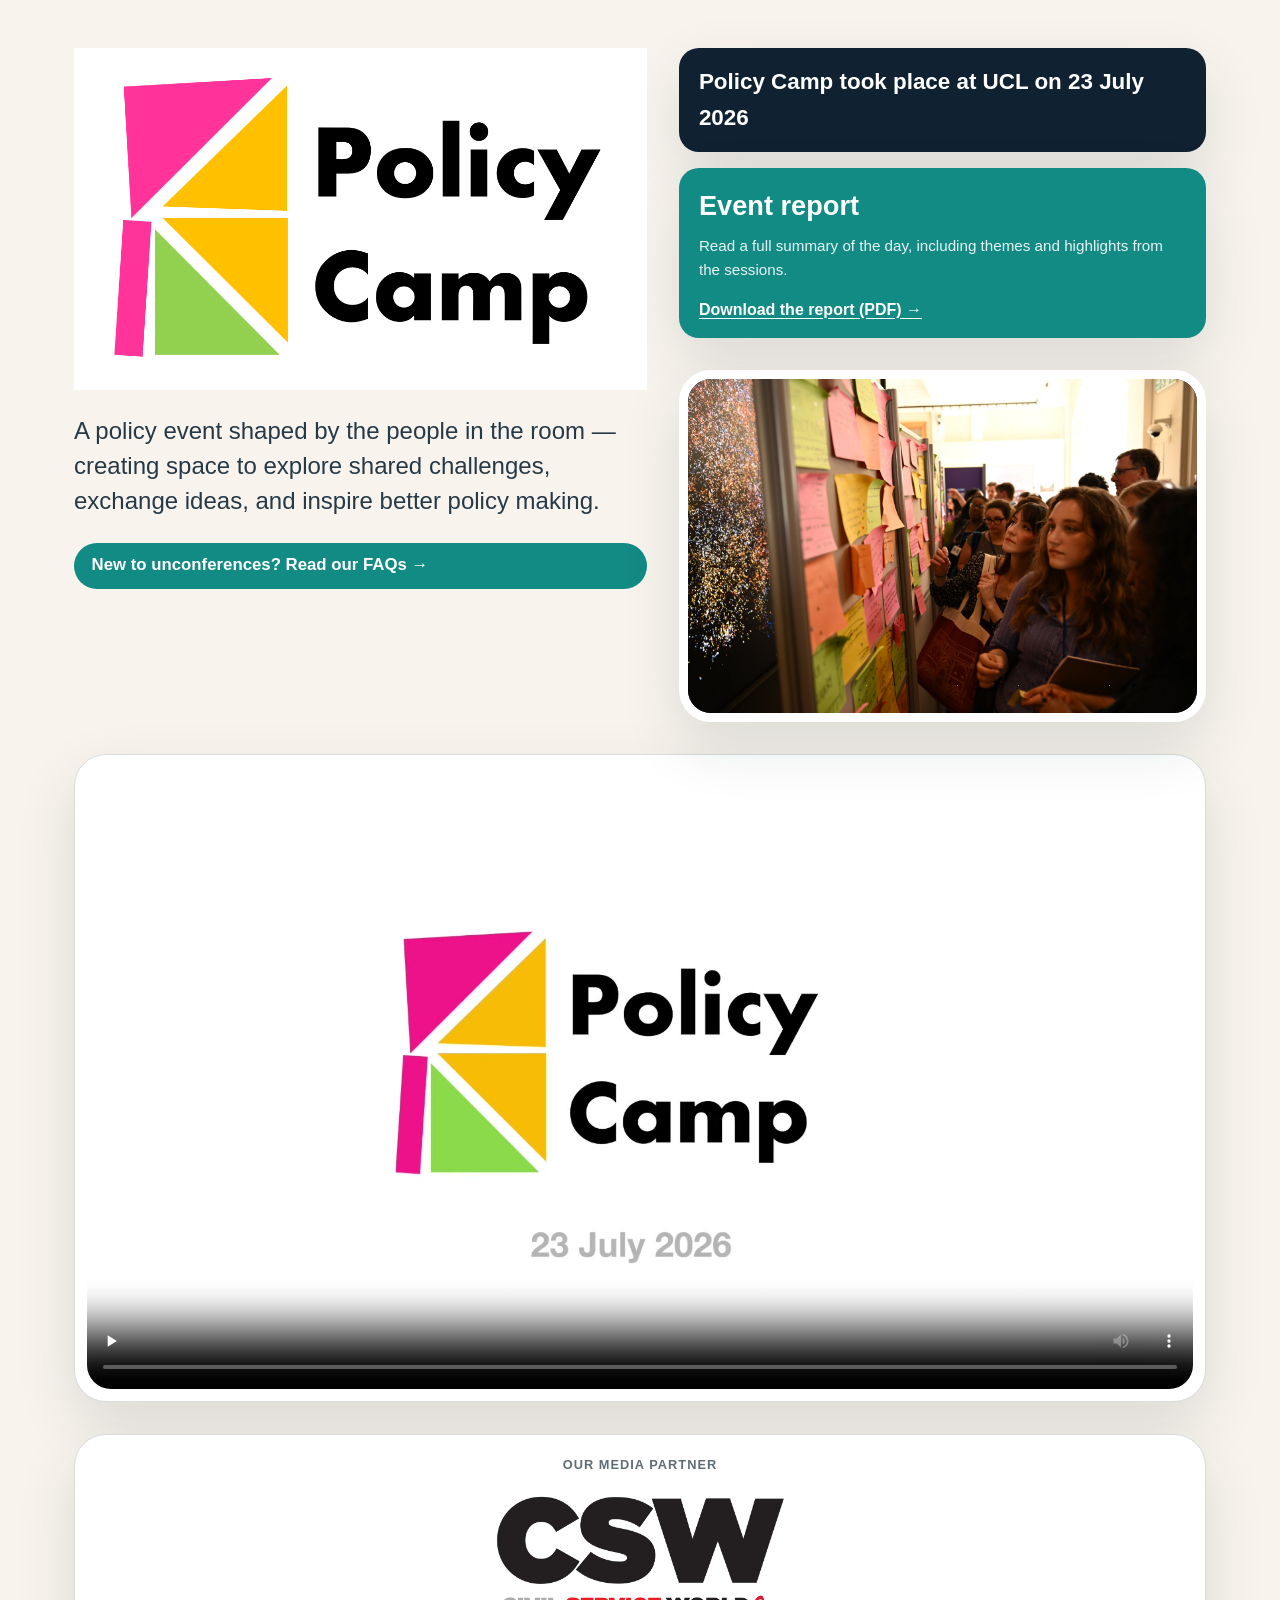
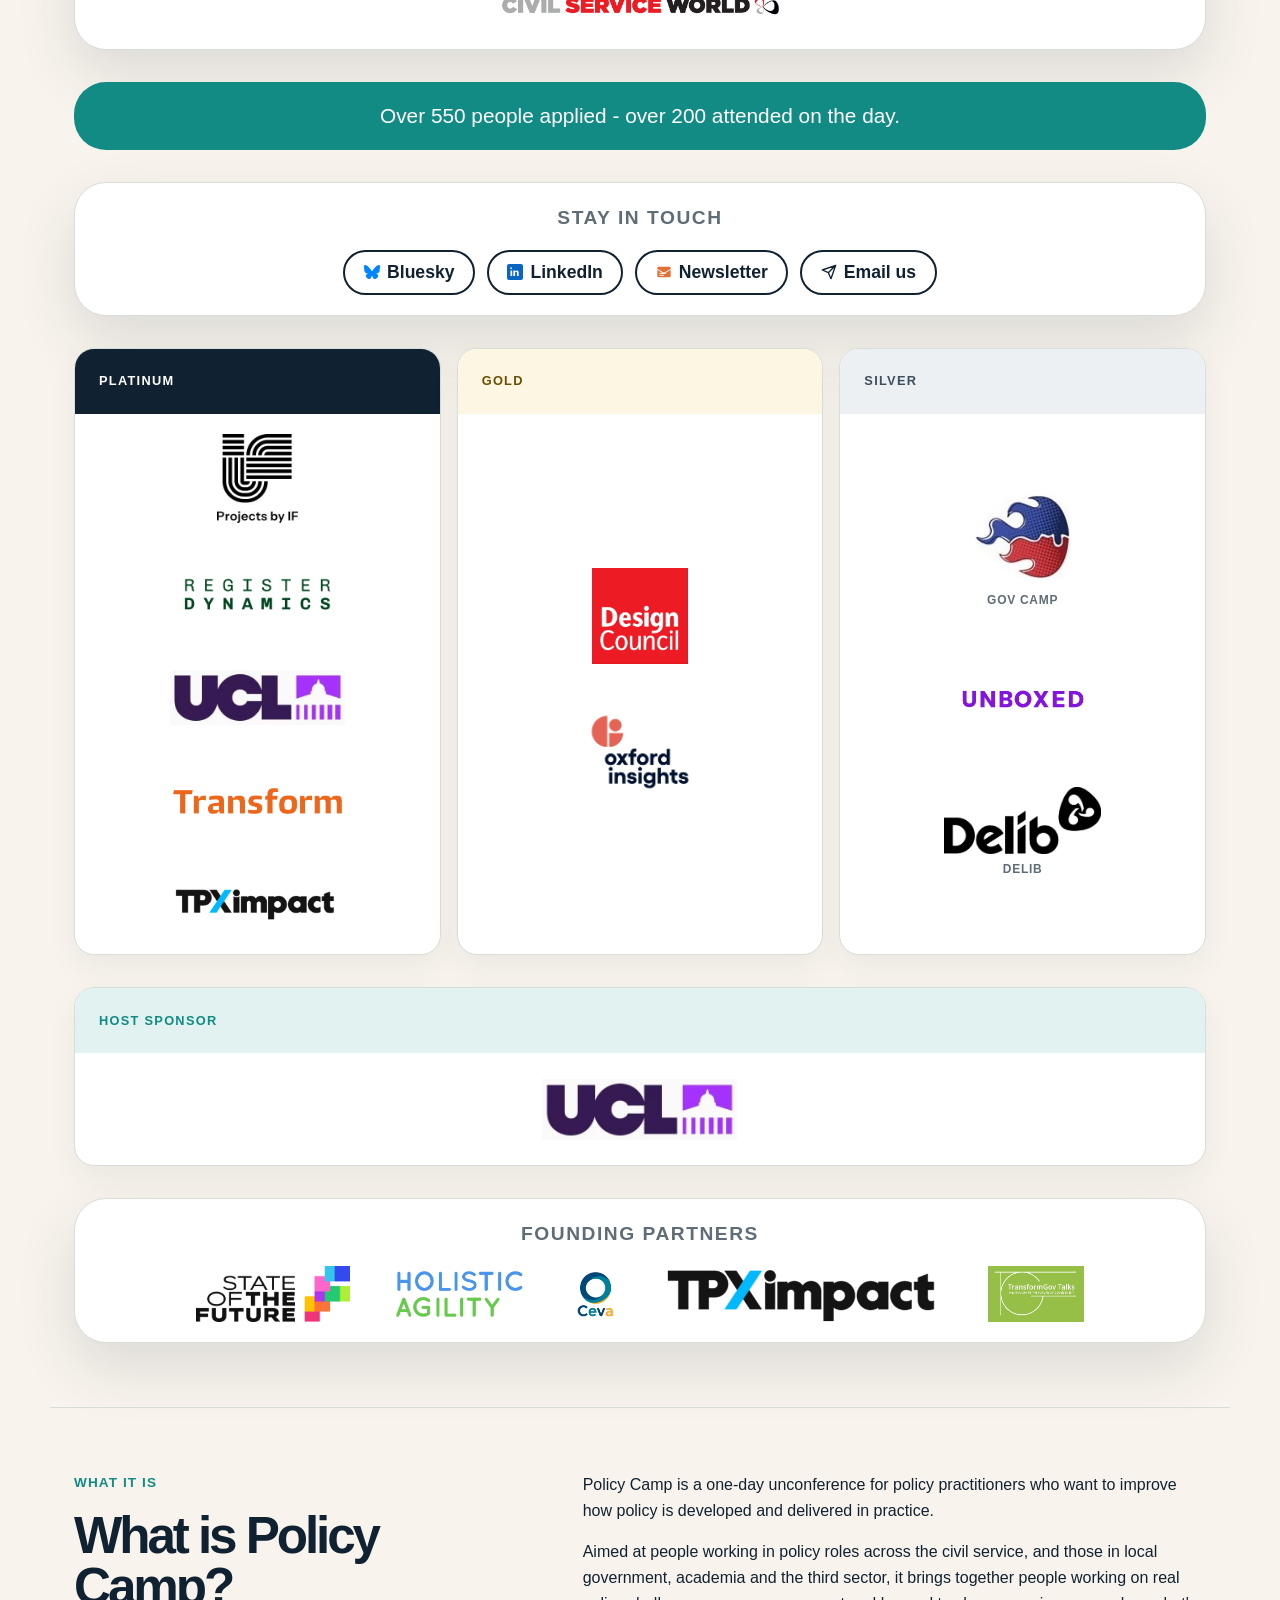
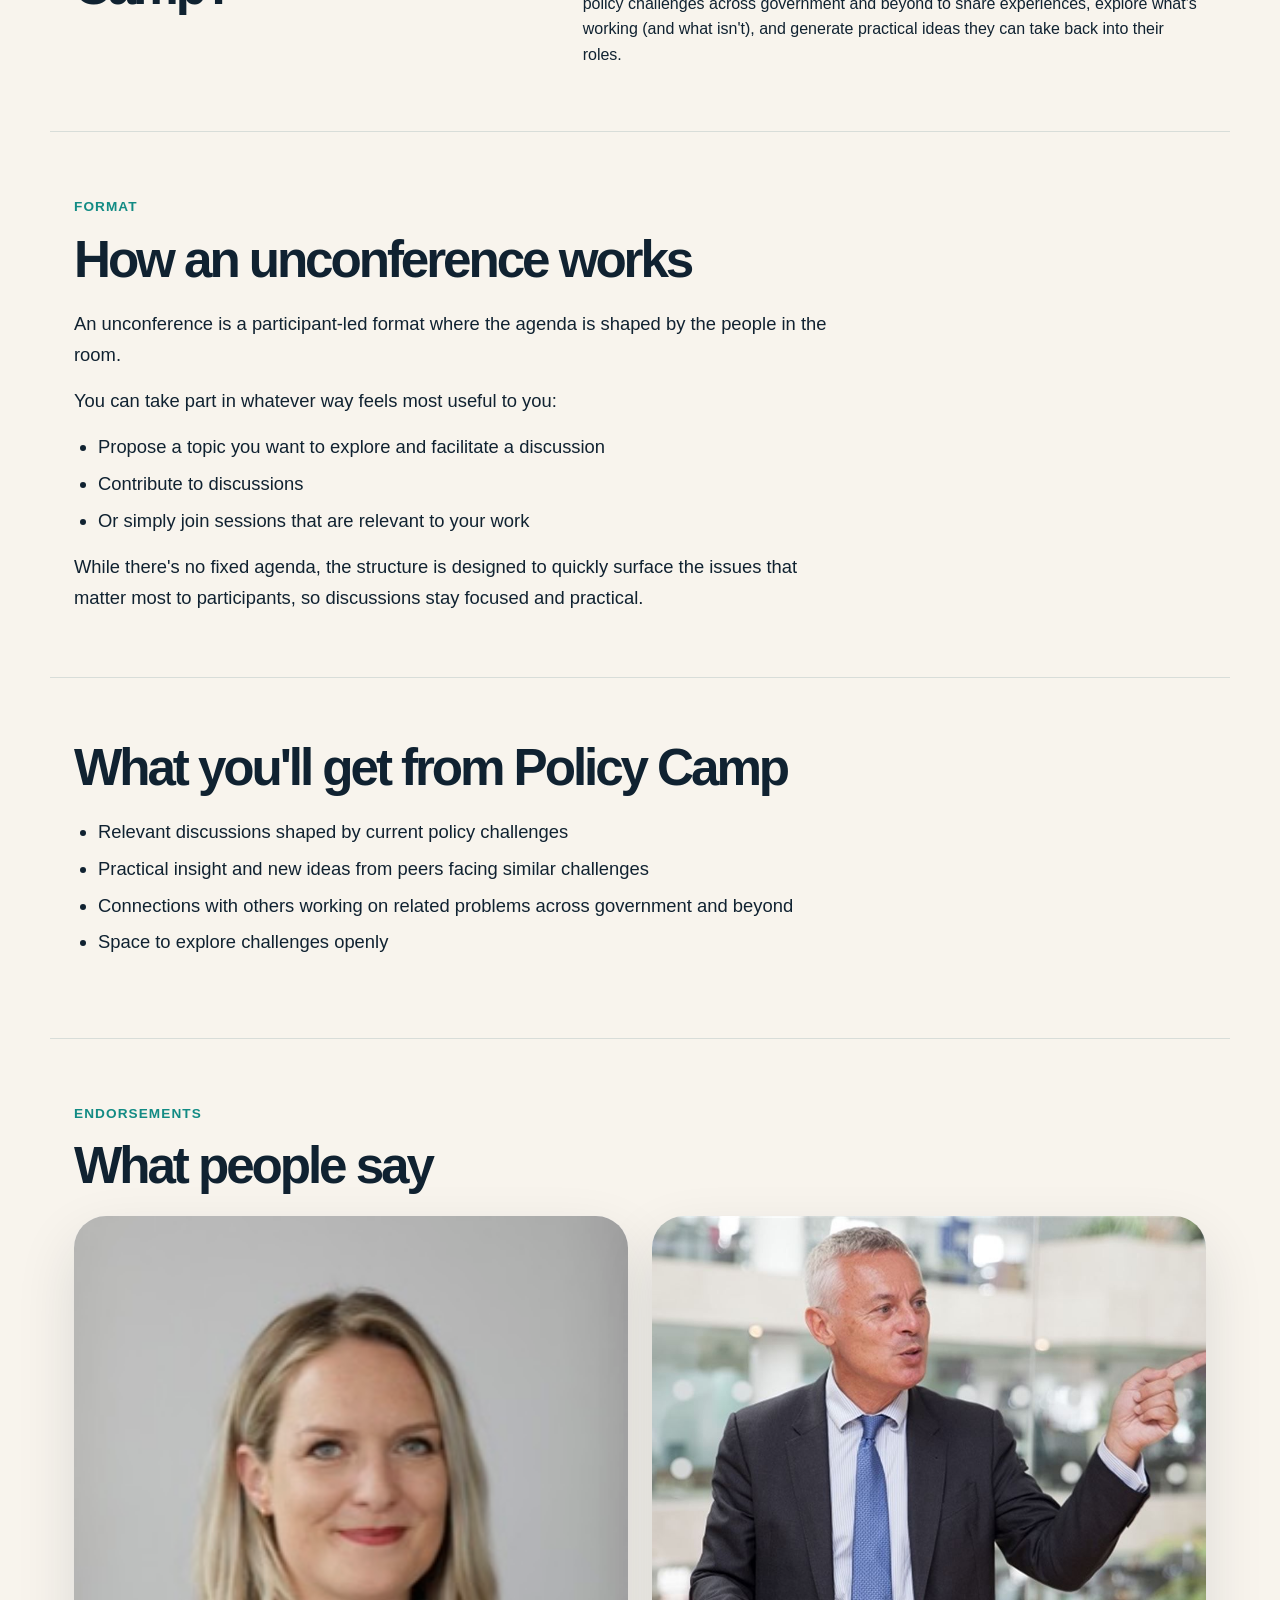
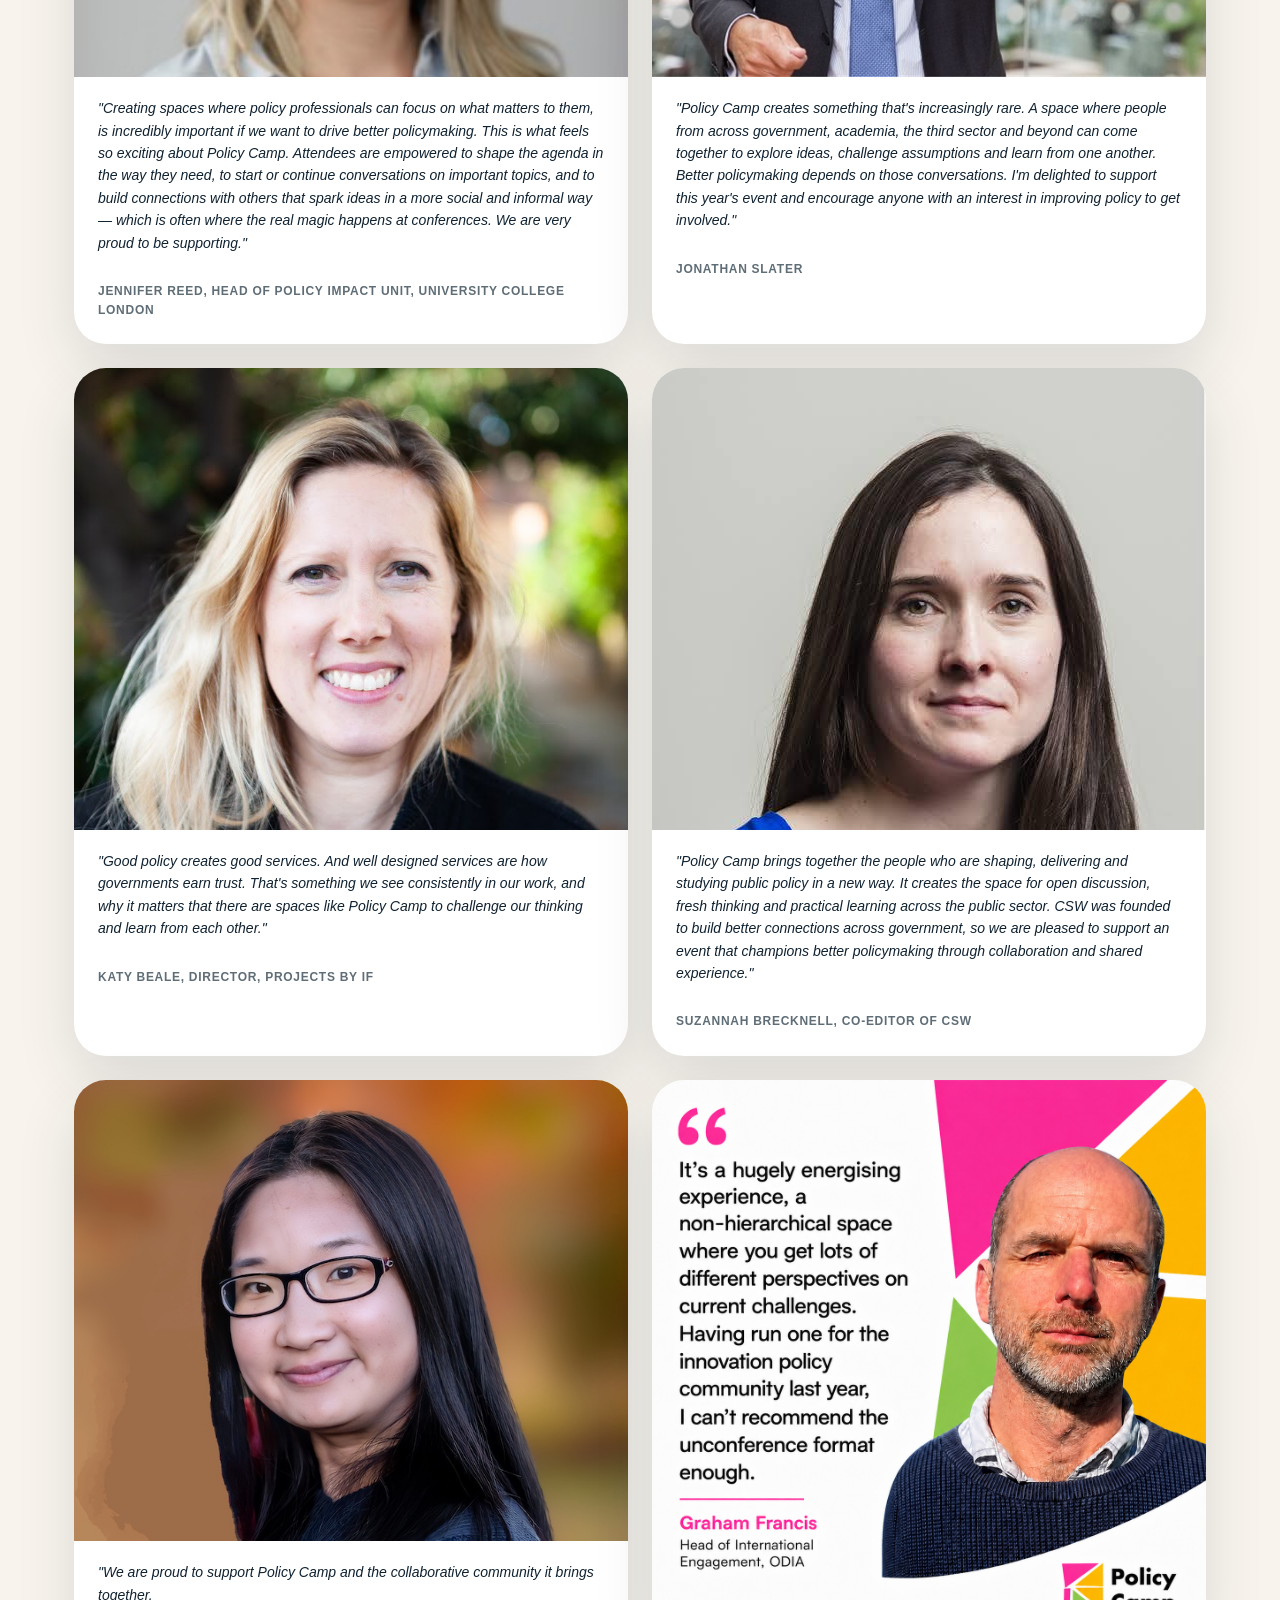
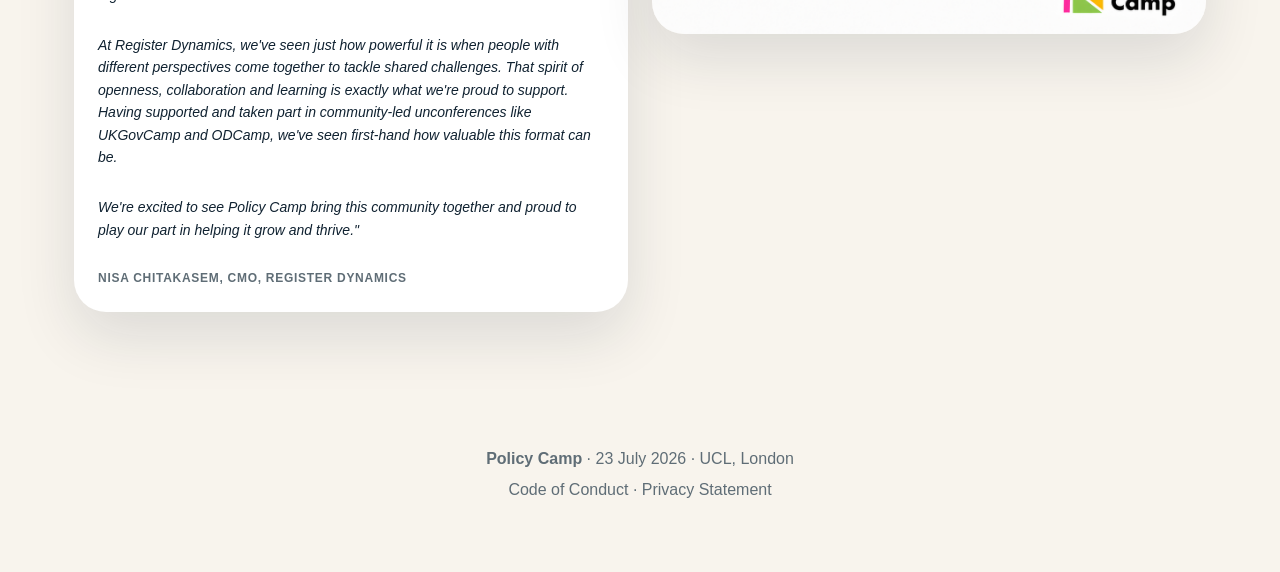
<file: index.html>
<!DOCTYPE html>
<html lang="en">
<head>
    <meta charset="UTF-8">
    <meta name="viewport" content="width=device-width, initial-scale=1.0">
    <title>Policy Camp</title>
    <link rel="icon" type="image/x-icon" href="favicon.ico">
    <link rel="icon" type="image/png" sizes="32x32" href="favicon-32x32.png">
    <link rel="icon" type="image/png" sizes="16x16" href="favicon-16x16.png">
    <link rel="apple-touch-icon" href="apple-touch-icon.png">
    <meta name="description" content="Policy Camp is an unconference for policy practitioners, taking place at UCL on 23 July 2026.">

    <meta property="og:title" content="Policy Camp">
    <meta property="og:description" content="Policy Camp is an unconference for policy practitioners, taking place at UCL on 23 July 2026.">
    <meta property="og:image" content="https://policycamp.org.uk/assets/images/single-page-poster.png">
    <meta property="og:url" content="https://policycamp.org.uk/">
    <meta property="og:type" content="website">

    <link rel="stylesheet" href="assets/css/styles.css?v=78">

    <script defer src="assets/js/quotes.js?v=9"></script>
    <script defer src="assets/js/hero-carousel.js?v=2"></script>
</head>
<body>

<main>

    <section class="hero">

        <div class="hero-top-right">
            <div class="hero-countdown">
                <h2>Policy Camp took place at UCL on 23 July 2026</h2>
            </div>

            <div class="hero-report">
                <h3 class="hero-report-heading">Event report</h3>
                <p>Read a full summary of the day, including themes and highlights from the sessions.</p>
                <a href="event-report.pdf" class="hero-report-link" target="_blank" rel="noopener">Download the report (PDF) →</a>
            </div>
        </div>

        <div class="hero-main">

            <div class="hero-title-lockup">
                <img src="assets/images/new_logo.png" alt="Policy Camp logo">
            </div>

            <p class="hero-intro">
                A policy event shaped by the people in the room — creating space to explore shared challenges, exchange ideas, and inspire better policy making.
            </p>

            <a href="faqs.html" class="hero-faq-prompt">New to unconferences? Read our FAQs →</a>

        </div>

        <div class="hero-visual">
            <div class="hero-carousel" id="heroCarousel" role="region" aria-label="Photos from Policy Camp">
                <img src="assets/images/carousel/hero2.jpg" alt="People taking part in a collaborative policy workshop" class="hero-carousel-slide is-active">
                <img data-src="assets/images/carousel/DSC_1163.jpg" alt="Two speakers presenting together at the Policy Camp podium" class="hero-carousel-slide">
                <img data-src="assets/images/carousel/DSC_0956.jpg" alt="A facilitator leading a seated group discussion" class="hero-carousel-slide">
                <img data-src="assets/images/carousel/DSC_0517.jpg" alt="A speaker addressing the audience beside the Policy Camp screen" class="hero-carousel-slide">
                <img data-src="assets/images/carousel/DSC_0383.jpg" alt="An attendee reading sticky notes on a session board" class="hero-carousel-slide">
                <img data-src="assets/images/carousel/DSC_1072.jpg" alt="An attendee speaking during a small group discussion" class="hero-carousel-slide">
                <img data-src="assets/images/carousel/DSC_0199.jpg" alt="A speaker addressing the room from the podium" class="hero-carousel-slide">
                <img data-src="assets/images/carousel/DSC_0317-cropped.jpg" alt="An attendee adding a sticky note among colourful session ideas" class="hero-carousel-slide">
                <img data-src="assets/images/carousel/DSC_0771.jpg" alt="An attendee reviewing the full session schedule board" class="hero-carousel-slide">
                <img data-src="assets/images/carousel/DSC_0462.jpg" alt="A hand placing a sticky note reading &quot;Taking Politics out of policy?&quot; on a session board" class="hero-carousel-slide">
                <img data-src="assets/images/carousel/DSC_0412-cropped.jpg" alt="An attendee adding a sticky note to a crowded session board" class="hero-carousel-slide">
                <img data-src="assets/images/carousel/DSC_0926.jpg" alt="An attendee speaking during a breakout discussion" class="hero-carousel-slide">

                <div class="hero-carousel-dots" role="tablist" aria-label="Choose photo">
                    <button type="button" class="hero-carousel-dot is-active" data-index="0" aria-label="Photo 1 of 12" aria-selected="true"></button>
                    <button type="button" class="hero-carousel-dot" data-index="1" aria-label="Photo 2 of 12" aria-selected="false"></button>
                    <button type="button" class="hero-carousel-dot" data-index="2" aria-label="Photo 3 of 12" aria-selected="false"></button>
                    <button type="button" class="hero-carousel-dot" data-index="3" aria-label="Photo 4 of 12" aria-selected="false"></button>
                    <button type="button" class="hero-carousel-dot" data-index="4" aria-label="Photo 5 of 12" aria-selected="false"></button>
                    <button type="button" class="hero-carousel-dot" data-index="5" aria-label="Photo 6 of 12" aria-selected="false"></button>
                    <button type="button" class="hero-carousel-dot" data-index="6" aria-label="Photo 7 of 12" aria-selected="false"></button>
                    <button type="button" class="hero-carousel-dot" data-index="7" aria-label="Photo 8 of 12" aria-selected="false"></button>
                    <button type="button" class="hero-carousel-dot" data-index="8" aria-label="Photo 9 of 12" aria-selected="false"></button>
                    <button type="button" class="hero-carousel-dot" data-index="9" aria-label="Photo 10 of 12" aria-selected="false"></button>
                    <button type="button" class="hero-carousel-dot" data-index="10" aria-label="Photo 11 of 12" aria-selected="false"></button>
                    <button type="button" class="hero-carousel-dot" data-index="11" aria-label="Photo 12 of 12" aria-selected="false"></button>
                </div>
            </div>
        </div>

        <div class="hero-video-bar">
            <video controls preload="none" poster="assets/video/policycamp-video-poster.jpg">
                <source src="assets/video/policycamp-video.mp4" type="video/mp4">
            </video>
        </div>

        <div class="media-partner-bar">
            <p class="media-partner-label">Our media partner</p>
            <img src="assets/images/CSW.png" alt="Civil Service World" class="media-partner-logo">
        </div>

        <div class="signup-count-bar" id="signupCountBar">
            Over 550 people applied - over 200 attended on the day.
        </div>

        <div class="hero-apply-cta" hidden style="display: none;">
            <span class="hero-apply-main">Ticket applications are now closed.</span>
        </div>

        <section class="hero-cta">
            <h2>Stay in touch</h2>

            <div class="cta-row">
                <a class="button button-secondary" href="https://bsky.app/profile/policycamp.bsky.social" target="_blank" rel="noopener">
                    <svg aria-hidden="true" width="16" height="16" viewBox="0 0 568 501" fill="none"><path fill="#0085FF" d="M123.121 33.664C188.241 82.553 258.281 181.68 284 234.873c25.719-53.192 95.759-152.32 160.879-201.21C491.866-1.611 568-28.906 568 57.947c0 17.346-9.945 145.713-15.778 166.555-20.275 72.453-94.155 90.933-159.875 79.748C507.222 323.8 536.444 388.56 473.333 453.32c-119.86 122.992-172.272-30.859-185.702-70.281-2.462-7.227-3.614-10.608-3.631-7.733-.017-2.875-1.169.506-3.631 7.733-13.43 39.422-65.842 193.273-185.702 70.281-63.111-64.76-33.889-129.52 80.653-149.07-65.72 11.185-139.6-7.295-159.875-79.748C9.945 203.66 0 75.293 0 57.947 0-28.906 76.135-1.611 123.121 33.664z"/></svg>
                    Bluesky
                </a>
                <a class="button button-secondary" href="https://www.linkedin.com/company/111345070" target="_blank" rel="noopener">
                    <svg aria-hidden="true" width="16" height="16" viewBox="0 0 24 24" fill="none"><rect width="24" height="24" rx="3" fill="#0A66C2"/><path fill="white" d="M7.5 6.25a1.25 1.25 0 1 1-2.5 0 1.25 1.25 0 0 1 2.5 0zM5.25 9.75h2.5V18h-2.5zm4.25 0H12v1.13c.42-.71 1.27-1.25 2.5-1.25 2.45 0 3 1.62 3 3.73V18h-2.5v-4.25c0-.94-.02-2.15-1.31-2.15-1.32 0-1.52 1.03-1.52 2.09V18H9.5V9.75z"/></svg>
                    LinkedIn
                </a>
                <a class="button button-secondary" href="https://policy-camp.kit.com/a835e7d2de" target="_blank" rel="noopener">
                    <svg aria-hidden="true" width="16" height="16" viewBox="0 0 24 24" fill="none"><rect x="2" y="4" width="20" height="16" rx="2" fill="#E07035"/><path d="M2 8l10 6 10-6" stroke="white" stroke-width="1.5" stroke-linejoin="round"/><path d="M6 14h8M6 17h5" stroke="white" stroke-width="1.5" stroke-linecap="round"/></svg>
                    Newsletter
                </a>
                <a class="button button-secondary" href="mailto:policycamp1@gmail.com">
                    <svg aria-hidden="true" width="16" height="16" viewBox="0 0 24 24" fill="none"><path d="M22 2L11 13M22 2L15 22L11 13M22 2L2 9L11 13" stroke="#102231" stroke-width="2" stroke-linecap="round" stroke-linejoin="round"/></svg>
                    Email us
                </a>
            </div>
        </section>

        <div class="hero-sponsor-tier-grid">
            <div class="sponsor-tier-card">
                <div class="sponsor-tier-header sponsor-tier-platinum">
                    <span class="sponsor-tier-name">Platinum</span>
                </div>
                <div class="sponsors-bar-logos hero-sponsor-logos">
                    <div class="sponsors-bar-item">
                        <a href="https://www.projectsbyif.com/" target="_blank" rel="noopener">
                            <img src="assets/images/sponsors/Projects-By-IF.jpg?v=3" alt="Projects by IF" class="logo-1-3x" style="height: 89.28px; width: 243.36px;">
                        </a>
                    </div>
                    <div class="sponsors-bar-item">
                        <a href="https://www.register-dynamics.co.uk/" target="_blank" rel="noopener">
                            <img src="assets/images/sponsors/register-dynamics.png" alt="Register Dynamics" class="logo-1-3x">
                        </a>
                    </div>
                    <div class="sponsors-bar-item">
                        <a href="https://www.ucl.ac.uk/" target="_blank" rel="noopener">
                            <img src="assets/images/sponsors/University-College-London.jpg?v=2" alt="University College London" class="logo-1-5x" style="height: 64.8px; width: 175.5px;">
                        </a>
                    </div>
                    <div class="sponsors-bar-item">
                        <a href="https://www.transformuk.com/" target="_blank" rel="noopener">
                            <img src="assets/images/sponsors/Transform.png" alt="Transform" class="logo-1-3x">
                        </a>
                    </div>
                    <div class="sponsors-bar-item">
                        <a href="https://www.tpximpact.com/" target="_blank" rel="noopener">
                            <img src="assets/images/sponsors/TPX.png" alt="TPXimpact" class="logo-1-3x">
                        </a>
                    </div>
                </div>
            </div>

            <div class="sponsor-tier-card">
                <div class="sponsor-tier-header sponsor-tier-gold">
                    <span class="sponsor-tier-name">Gold</span>
                </div>
                <div class="sponsors-bar-logos hero-sponsor-logos">
                    <div class="sponsors-bar-item">
                        <a href="https://www.designcouncil.org.uk/" target="_blank" rel="noopener">
                            <img src="assets/images/sponsors/Design-Council.jpg" alt="Design Council" class="logo-2x">
                        </a>
                    </div>
                    <div class="sponsors-bar-item">
                        <a href="https://oxfordinsights.com/" target="_blank" rel="noopener">
                            <img src="assets/images/sponsors/Oxford-Insights.png" alt="Oxford Insights" class="logo-2x">
                        </a>
                    </div>
                </div>
            </div>

            <div class="sponsor-tier-card">
                <div class="sponsor-tier-header sponsor-tier-silver">
                    <span class="sponsor-tier-name">Silver</span>
                </div>
                <div class="sponsors-bar-logos hero-sponsor-logos">
                    <div class="sponsors-bar-item">
                        <a href="https://www.ukgovcamp.com/" target="_blank" rel="noopener">
                            <img src="assets/images/sponsors/Gov-Camp.jpg" alt="Gov Camp" class="logo-2x">
                        </a>
                        <span>Gov Camp</span>
                    </div>
                    <div class="sponsors-bar-item">
                        <a href="https://unboxed.co/" target="_blank" rel="noopener">
                            <img src="assets/images/sponsors/Unboxed.png" alt="Unboxed" class="logo-2x">
                        </a>
                    </div>
                    <div class="sponsors-bar-item">
                        <a href="https://www.delib.net/" target="_blank" rel="noopener">
                            <img src="assets/images/sponsors/Delib.png" alt="Delib" class="logo-1-4x">
                        </a>
                        <span>Delib</span>
                    </div>
                </div>
            </div>
        </div>

        <div class="hero-host-sponsor">
            <div class="sponsor-tier-card">
                <div class="sponsor-tier-header sponsor-tier-host">
                    <span class="sponsor-tier-name">Host sponsor</span>
                </div>
                <div class="sponsors-bar-logos hero-sponsor-logos">
                    <div class="sponsors-bar-item">
                        <a href="https://www.ucl.ac.uk/" target="_blank" rel="noopener">
                            <img src="assets/images/sponsors/University-College-London.jpg?v=2" alt="University College London" class="logo-1-5x">
                        </a>
                    </div>
                </div>
            </div>
        </div>

        <div class="hero-sponsor" hidden>
            <div class="sponsor-callout">
                <div>
                    <p class="eyebrow">Support us</p>
                    <h2>Become a sponsor</h2>
                    <p>Policy Camp is free to attend, which means it only happens with the support of sponsors. Packages start at £200.</p>
                </div>
                <a href="sponsorship.html" class="button button-primary sponsor-callout-cta">View sponsorship packages →</a>
            </div>
        </div>

        <section class="hero-cta hero-sponsors-bar">
            <h2>Founding Partners</h2>
            <div class="sponsors-bar-logos">
                <div class="sponsors-bar-item">
                    <a href="https://sotf.org.uk/" target="_blank" rel="noopener">
                        <img src="assets/images/founding-partners/SotF.png" alt="State of the Future">
                    </a>
                </div>
                <div class="sponsors-bar-item">
                    <a href="https://holisticagility.com/" target="_blank" rel="noopener">
                        <img src="assets/images/founding-partners/HA.png" alt="Holistic Agility">
                    </a>
                </div>
                <div class="sponsors-bar-item">
                    <a href="https://www.cevaglobal.co/" target="_blank" rel="noopener">
                        <img src="assets/images/founding-partners/Ceva.png" alt="Ceva">
                    </a>
                </div>
                <div class="sponsors-bar-item">
                    <a href="https://www.tpximpact.com/" target="_blank" rel="noopener">
                        <img src="assets/images/founding-partners/TPX.png" alt="TPX Impact">
                    </a>
                </div>
                <div class="sponsors-bar-item">
                    <a href="https://www.transformgov.org.uk/" target="_blank" rel="noopener">
                        <img src="assets/images/founding-partners/TGT.png" alt="TransformGov Talks">
                    </a>
                </div>
            </div>
        </section>

    </section>

    <section id="about" class="content-section split-section">
        <div>
            <p class="eyebrow">What it is</p>
            <h2>What is Policy Camp?</h2>
        </div>

        <div>
            <p>
                Policy Camp is a one-day unconference for policy practitioners who want to improve how policy is developed and delivered in practice.
            </p>

            <p>
                Aimed at people working in policy roles across the civil service, and those in local government, academia and the third sector, it brings together people working on real policy challenges across government and beyond to share experiences, explore what's working (and what isn't), and generate practical ideas they can take back into their roles.
            </p>
        </div>
    </section>

    <section id="format" class="content-section">
        <p class="eyebrow">Format</p>

        <h2>How an unconference works</h2>

        <div class="format-body">
            <p>An unconference is a participant-led format where the agenda is shaped by the people in the room.</p>

            <p>You can take part in whatever way feels most useful to you:</p>

            <ul>
                <li>Propose a topic you want to explore and facilitate a discussion</li>
                <li>Contribute to discussions</li>
                <li>Or simply join sessions that are relevant to your work</li>
            </ul>

            <p>While there's no fixed agenda, the structure is designed to quickly surface the issues that matter most to participants, so discussions stay focused and practical.</p>
        </div>
    </section>

    <section class="content-section">
        <h2>What you'll get from Policy Camp</h2>

        <div class="format-body">
            <ul>
                <li>Relevant discussions shaped by current policy challenges</li>
                <li>Practical insight and new ideas from peers facing similar challenges</li>
                <li>Connections with others working on related problems across government and beyond</li>
                <li>Space to explore challenges openly</li>
            </ul>
        </div>
    </section>

    <section id="endorsements" class="content-section">
        <p class="eyebrow">Endorsements</p>
        <h2>What people say</h2>

        <div class="endorsement-grid">
            <div class="endorsement-card">
                <img src="assets/images/endorsements/jennifer-reed.jpg" alt="Jennifer Reed" class="endorsement-card-photo">
                <div class="endorsement-card-body">
                    <p class="endorsement-card-quote">&quot;Creating spaces where policy professionals can focus on what matters to them, is incredibly important if we want to drive better policymaking. This is what feels so exciting about Policy Camp. Attendees are empowered to shape the agenda in the way they need, to start or continue conversations on important topics, and to build connections with others that spark ideas in a more social and informal way &mdash; which is often where the real magic happens at conferences. We are very proud to be supporting.&quot;</p>
                    <p class="endorsement-card-attribution">Jennifer Reed, Head of Policy Impact Unit, University College London</p>
                </div>
            </div>

            <div class="endorsement-card">
                <img src="assets/images/endorsements/jonathan-slater.jpg" alt="Jonathan Slater" class="endorsement-card-photo">
                <div class="endorsement-card-body">
                    <p class="endorsement-card-quote">&quot;Policy Camp creates something that's increasingly rare. A space where people from across government, academia, the third sector and beyond can come together to explore ideas, challenge assumptions and learn from one another. Better policymaking depends on those conversations. I'm delighted to support this year's event and encourage anyone with an interest in improving policy to get involved.&quot;</p>
                    <p class="endorsement-card-attribution">Jonathan Slater</p>
                </div>
            </div>

            <div class="endorsement-card">
                <img src="assets/images/endorsements/katy-beale.jpg" alt="Katy Beale" class="endorsement-card-photo endorsement-card-photo--center">
                <div class="endorsement-card-body">
                    <p class="endorsement-card-quote">&quot;Good policy creates good services. And well designed services are how governments earn trust. That's something we see consistently in our work, and why it matters that there are spaces like Policy Camp to challenge our thinking and learn from each other.&quot;</p>
                    <p class="endorsement-card-attribution">Katy Beale, Director, Projects by IF</p>
                </div>
            </div>

            <div class="endorsement-card">
                <img src="assets/images/endorsements/suzannah-brecknell.jpg" alt="Suzannah Brecknell" class="endorsement-card-photo">
                <div class="endorsement-card-body">
                    <p class="endorsement-card-quote">&quot;Policy Camp brings together the people who are shaping, delivering and studying public policy in a new way. It creates the space for open discussion, fresh thinking and practical learning across the public sector. CSW was founded to build better connections across government, so we are pleased to support an event that champions better policymaking through collaboration and shared experience.&quot;</p>
                    <p class="endorsement-card-attribution">Suzannah Brecknell, Co-Editor of CSW</p>
                </div>
            </div>

            <div class="endorsement-card">
                <img src="assets/images/endorsements/nisa-chitakasem.jpg" alt="Nisa Chitakasem" class="endorsement-card-photo">
                <div class="endorsement-card-body">
                    <p class="endorsement-card-quote">&quot;We are proud to support Policy Camp and the collaborative community it brings together.</p>
                    <p class="endorsement-card-quote">At Register Dynamics, we've seen just how powerful it is when people with different perspectives come together to tackle shared challenges. That spirit of openness, collaboration and learning is exactly what we're proud to support. Having supported and taken part in community-led unconferences like UKGovCamp and ODCamp, we've seen first-hand how valuable this format can be.</p>
                    <p class="endorsement-card-quote">We're excited to see Policy Camp bring this community together and proud to play our part in helping it grow and thrive.&quot;</p>
                    <p class="endorsement-card-attribution">Nisa Chitakasem, CMO, Register Dynamics</p>
                </div>
            </div>

            <img src="assets/images/endorsements/Graham_Francis.png?v=2" alt="Graham Francis, Head of International Office for Digital Identities and Attributes (OfDIA), UK Department for Science, Innovation and Tech: &quot;It's a hugely energising experience, a non-hierarchical space where you get lots of different perspectives on current challenges. Having run one for the innovation policy community last year, I can't recommend the unconference format enough.&quot;" class="endorsement-image">

        </div>
    </section>


</main>

<footer class="site-footer">
    <p>
        <strong>Policy Camp</strong> · 23 July 2026 · UCL, London
    </p>

    <p class="footer-links">
        <a href="https://docs.google.com/document/d/1jeeBf7WfUBtlEaBHmOMwDlNuF64bpwyA/edit" target="_blank" rel="noopener">Code of Conduct</a>
        <span aria-hidden="true"> · </span>
        <a href="https://docs.google.com/document/d/15QjY1yg1Fi6miLH6lhR8HLeekEWgojzf/edit" target="_blank" rel="noopener">Privacy Statement</a>
    </p>
</footer>



</body>
</html>
</file>
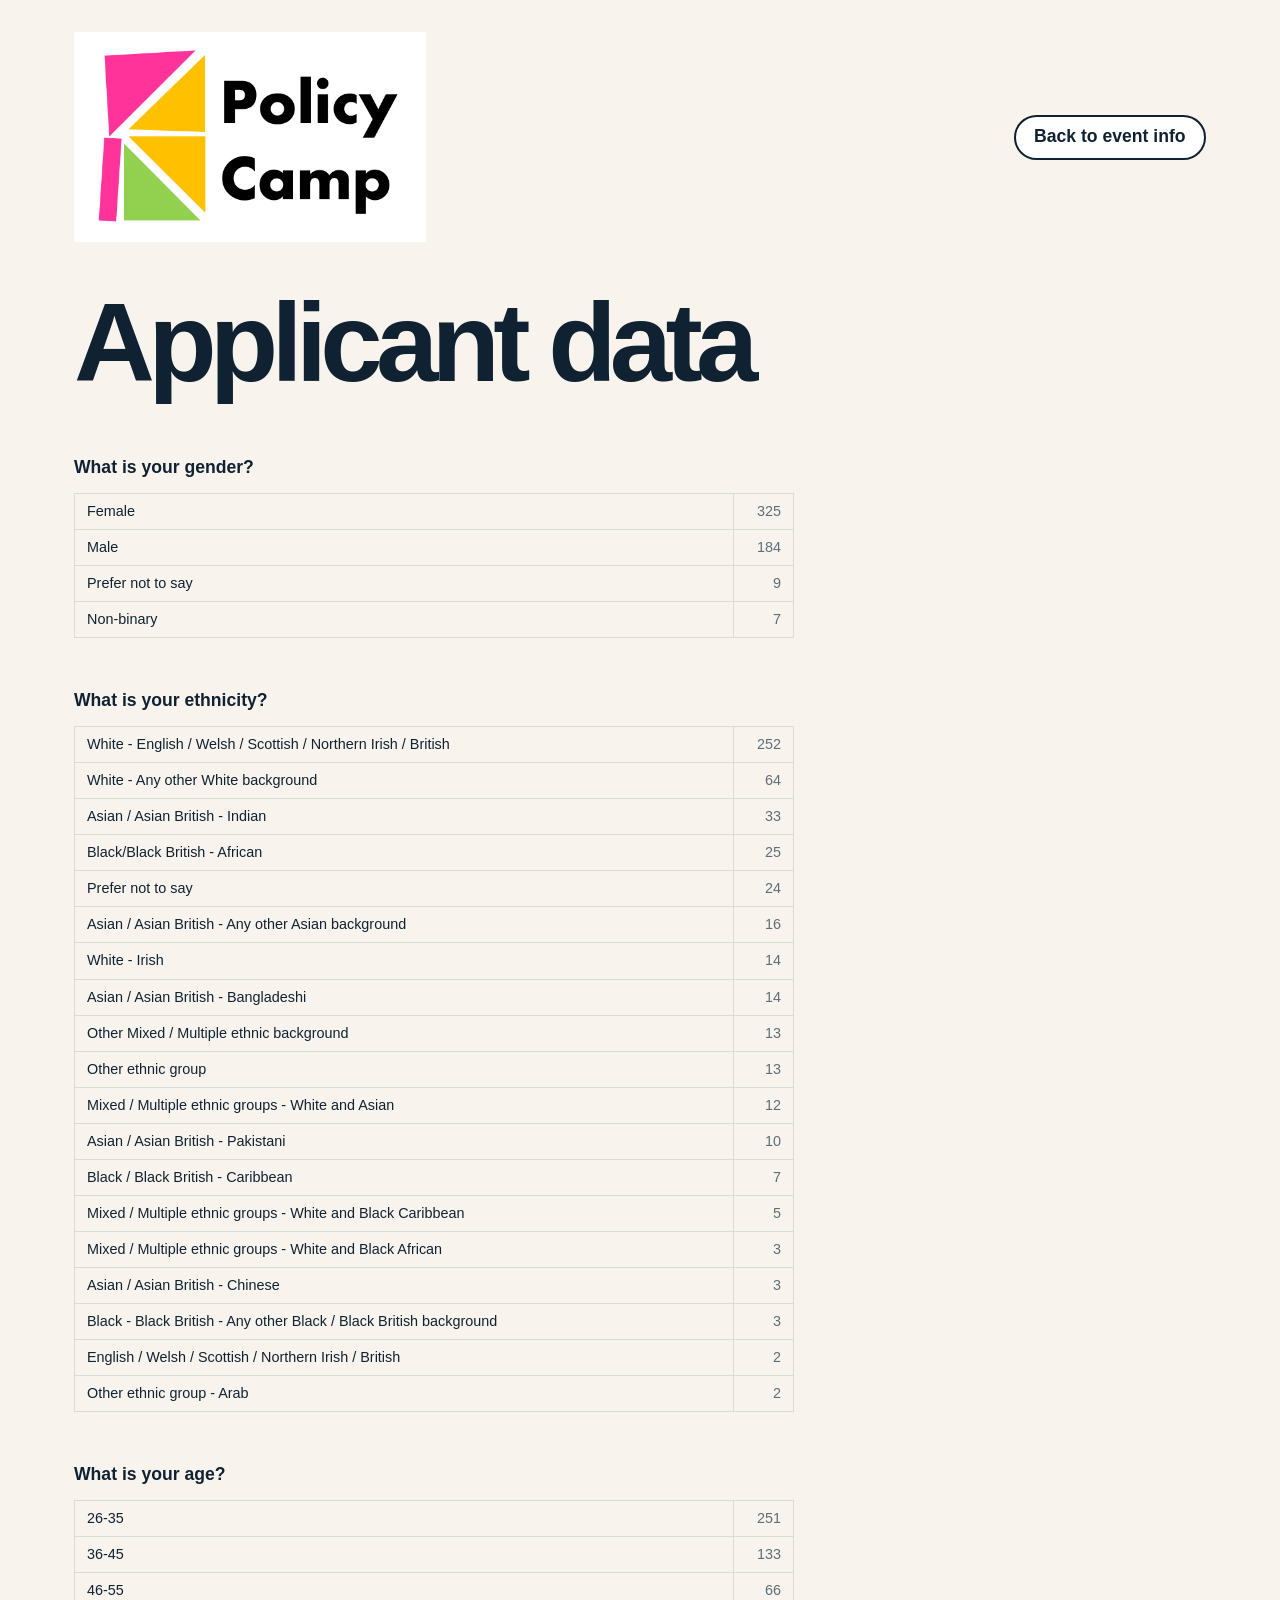
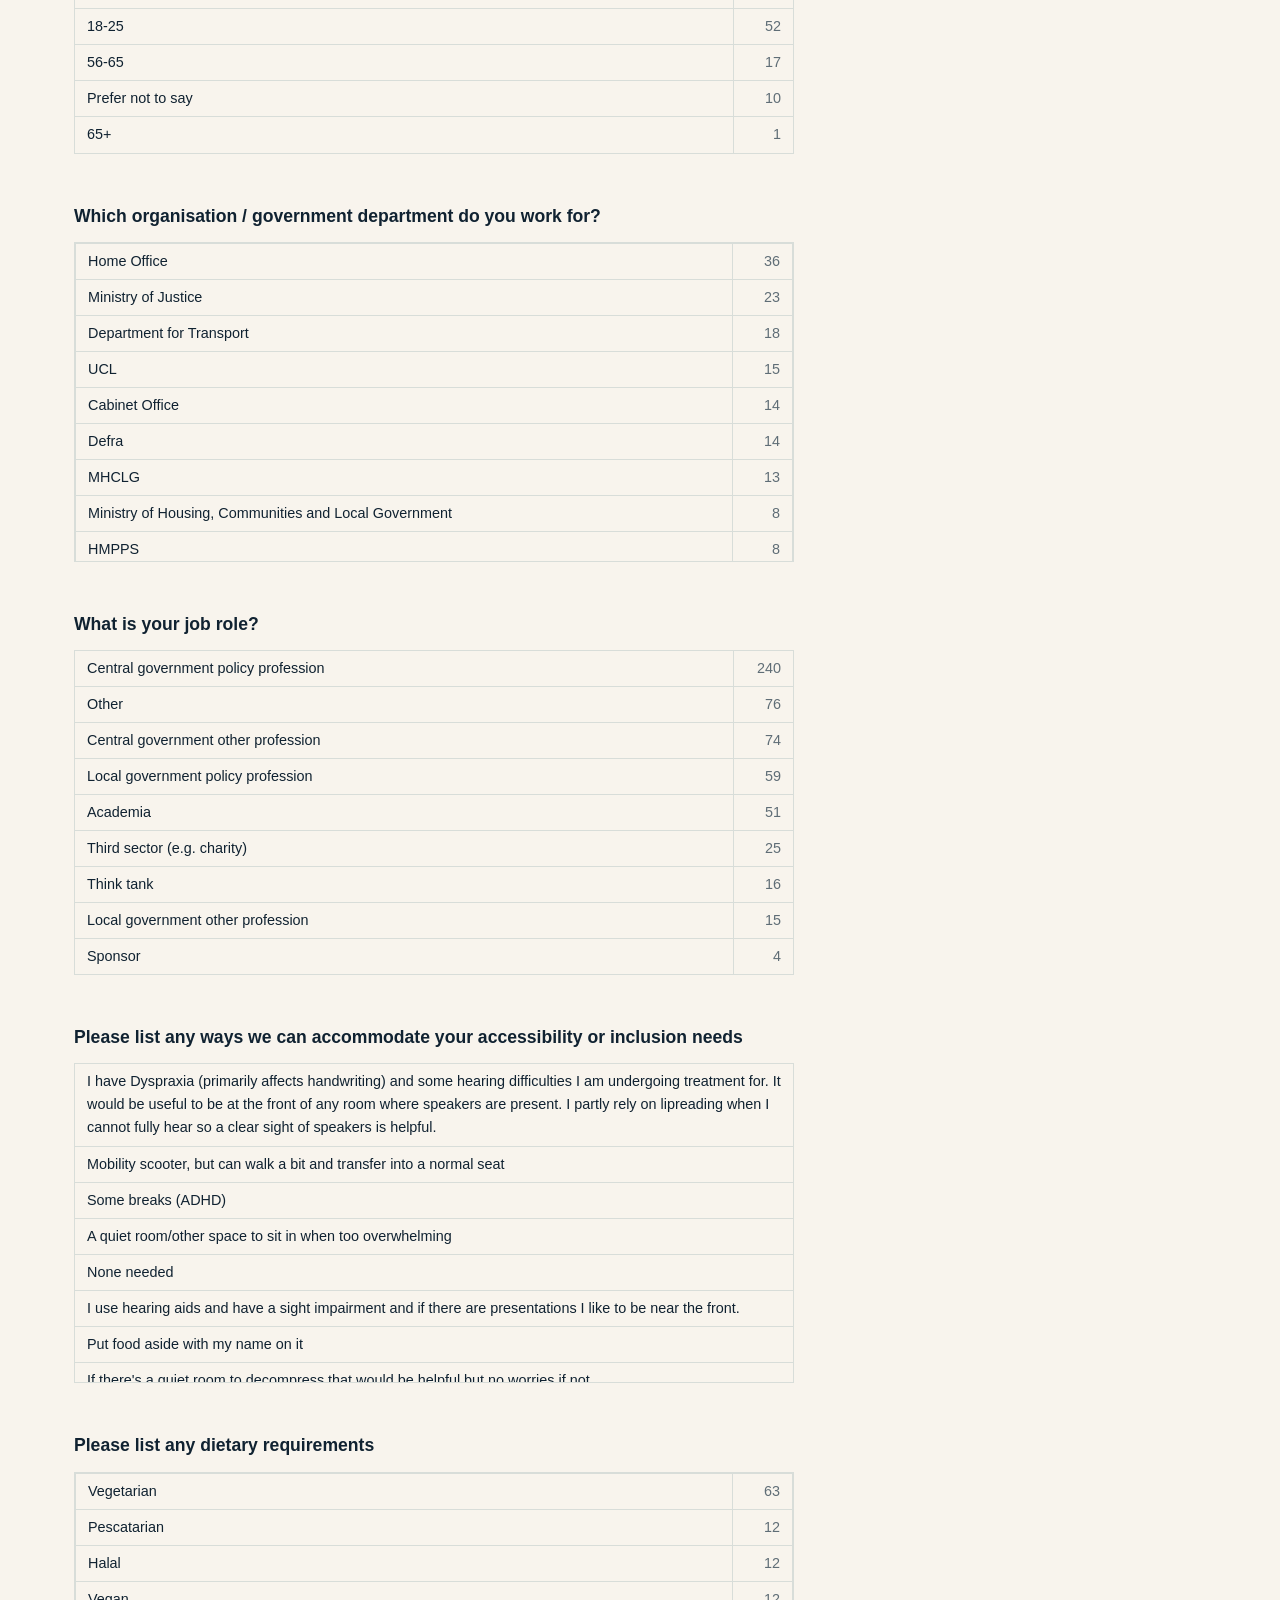
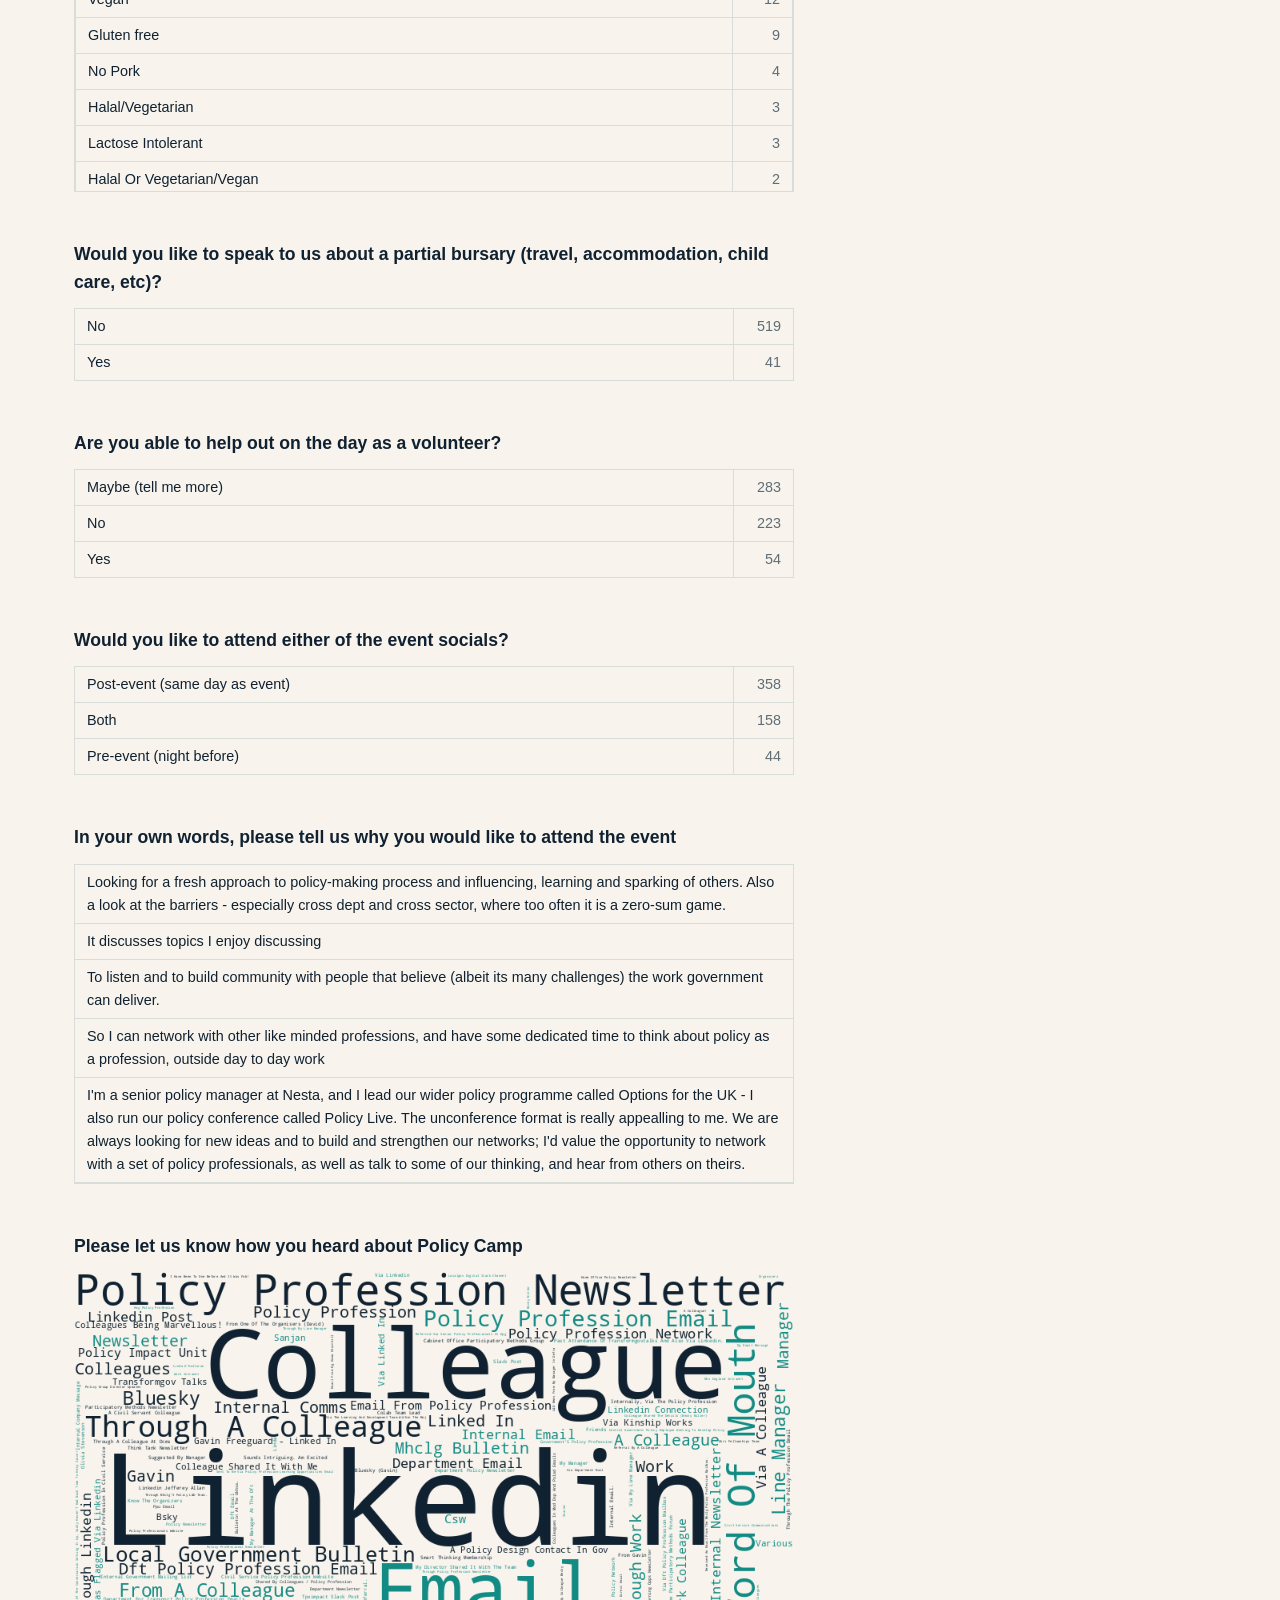
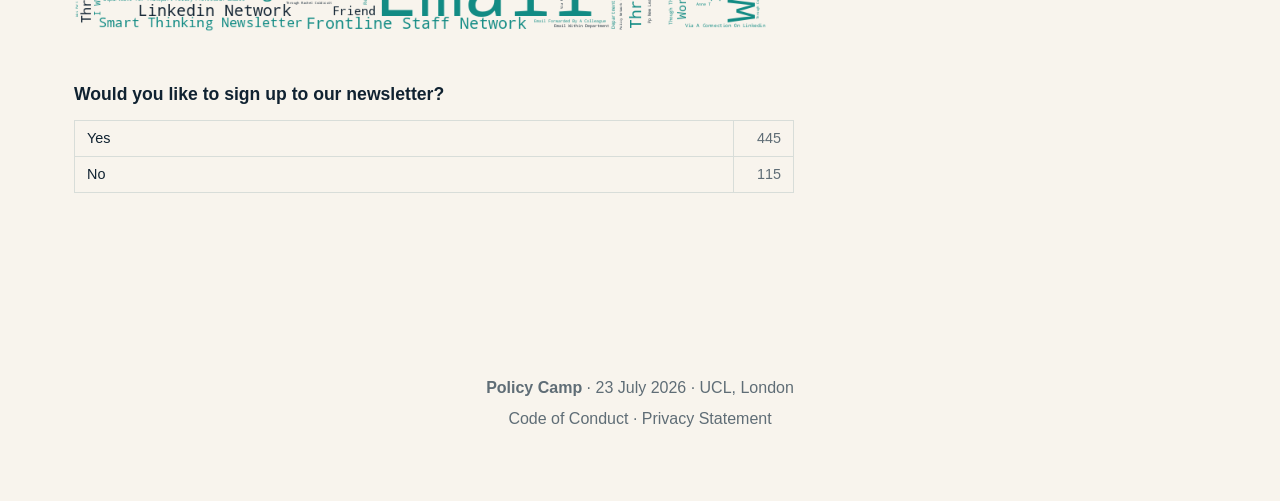
<file: applicant-data.html>
<!DOCTYPE html>
<html lang="en">
<head>
    <meta charset="UTF-8">
    <meta name="viewport" content="width=device-width, initial-scale=1.0">
    <title>Applicant data · Policy Camp</title>

    <link rel="stylesheet" href="assets/css/styles.css?v=67">
</head>
<body>

<main>

    <section class="apply-page">

        <div class="apply-header">
            <a class="apply-brand" href="index.html">
                <img src="assets/images/new_logo.png" alt="Policy Camp logo">
            </a>
            <a class="button button-secondary" href="index.html">Back to event info</a>
        </div>

        <section class="apply-intro">
            <h1 class="faq-page-title">Applicant data</h1>
        </section>

        <section class="applicant-data-sections">

            <div class="applicant-data-section">
                <h2>What is your gender?</h2>
                <!-- BEGIN:D -->
                <table class="data-table">
                    <tr><td>Female</td><td>325</td></tr>
                    <tr><td>Male</td><td>184</td></tr>
                    <tr><td>Prefer not to say</td><td>9</td></tr>
                    <tr><td>Non-binary</td><td>7</td></tr>
                </table>
                <!-- END:D -->
            </div>

            <div class="applicant-data-section">
                <h2>What is your ethnicity?</h2>
                <!-- BEGIN:E -->
                <table class="data-table">
                    <tr><td>White - English / Welsh / Scottish / Northern Irish / British</td><td>252</td></tr>
                    <tr><td>White - Any other White background</td><td>64</td></tr>
                    <tr><td>Asian / Asian British - Indian</td><td>33</td></tr>
                    <tr><td>Black/Black British - African</td><td>25</td></tr>
                    <tr><td>Prefer not to say</td><td>24</td></tr>
                    <tr><td>Asian / Asian British - Any other Asian background</td><td>16</td></tr>
                    <tr><td>White - Irish</td><td>14</td></tr>
                    <tr><td>Asian / Asian British - Bangladeshi</td><td>14</td></tr>
                    <tr><td>Other Mixed / Multiple ethnic background</td><td>13</td></tr>
                    <tr><td>Other ethnic group</td><td>13</td></tr>
                    <tr><td>Mixed / Multiple ethnic groups - White and Asian</td><td>12</td></tr>
                    <tr><td>Asian / Asian British - Pakistani</td><td>10</td></tr>
                    <tr><td>Black / Black British - Caribbean</td><td>7</td></tr>
                    <tr><td>Mixed / Multiple ethnic groups - White and Black Caribbean</td><td>5</td></tr>
                    <tr><td>Mixed / Multiple ethnic groups - White and Black African</td><td>3</td></tr>
                    <tr><td>Asian / Asian British - Chinese</td><td>3</td></tr>
                    <tr><td>Black - Black British - Any other Black / Black British background</td><td>3</td></tr>
                    <tr><td>English / Welsh / Scottish / Northern Irish / British</td><td>2</td></tr>
                    <tr><td>Other ethnic group - Arab</td><td>2</td></tr>
                </table>
                <!-- END:E -->
            </div>

            <div class="applicant-data-section">
                <h2>What is your age?</h2>
                <!-- BEGIN:F -->
                <table class="data-table">
                    <tr><td>26-35</td><td>251</td></tr>
                    <tr><td>36-45</td><td>133</td></tr>
                    <tr><td>46-55</td><td>66</td></tr>
                    <tr><td>18-25</td><td>52</td></tr>
                    <tr><td>56-65</td><td>17</td></tr>
                    <tr><td>Prefer not to say</td><td>10</td></tr>
                    <tr><td>65+</td><td>1</td></tr>
                </table>
                <!-- END:F -->
            </div>

            <div class="applicant-data-section">
                <h2>Which organisation / government department do you work for?</h2>
                <!-- BEGIN:G -->
                <div class="scrollable-widget"><table class="data-table">
                    <tr><td>Home Office</td><td>36</td></tr>
                    <tr><td>Ministry of Justice</td><td>23</td></tr>
                    <tr><td>Department for Transport</td><td>18</td></tr>
                    <tr><td>UCL</td><td>15</td></tr>
                    <tr><td>Cabinet Office</td><td>14</td></tr>
                    <tr><td>Defra</td><td>14</td></tr>
                    <tr><td>MHCLG</td><td>13</td></tr>
                    <tr><td>Ministry of Housing, Communities and Local Government</td><td>8</td></tr>
                    <tr><td>HMPPS</td><td>8</td></tr>
                    <tr><td>Ofgem</td><td>7</td></tr>
                    <tr><td>DWP</td><td>6</td></tr>
                    <tr><td>Department for Environment, Food and Rural Affairs</td><td>6</td></tr>
                    <tr><td>MoJ</td><td>6</td></tr>
                    <tr><td>DHSC</td><td>5</td></tr>
                    <tr><td>Register Dynamics</td><td>5</td></tr>
                    <tr><td>Department for Education</td><td>5</td></tr>
                    <tr><td>DESNZ</td><td>5</td></tr>
                    <tr><td>HMRC</td><td>5</td></tr>
                    <tr><td>University College London</td><td>5</td></tr>
                    <tr><td>Nesta</td><td>4</td></tr>
                    <tr><td>DCMS</td><td>4</td></tr>
                    <tr><td>DSIT</td><td>4</td></tr>
                    <tr><td>Greater London Authority</td><td>4</td></tr>
                    <tr><td>DfT</td><td>4</td></tr>
                    <tr><td>Department for Business and Trade</td><td>4</td></tr>
                    <tr><td>Local Government Association</td><td>4</td></tr>
                    <tr><td>Department of Health and Social Care</td><td>4</td></tr>
                    <tr><td>Attorney General's Office</td><td>3</td></tr>
                    <tr><td>UKHSA</td><td>3</td></tr>
                    <tr><td>Institute for Government</td><td>3</td></tr>
                    <tr><td>DfE</td><td>3</td></tr>
                    <tr><td>Public First</td><td>2</td></tr>
                    <tr><td>Ministry for Housing, Communities and Local Government</td><td>2</td></tr>
                    <tr><td>Oxford Insights</td><td>2</td></tr>
                    <tr><td>Apolitical</td><td>2</td></tr>
                    <tr><td>Social Care Wales</td><td>2</td></tr>
                    <tr><td>Croydon Council</td><td>2</td></tr>
                    <tr><td>UK Health Security Agency</td><td>2</td></tr>
                    <tr><td>Infected Blood Compensation Authority</td><td>2</td></tr>
                    <tr><td>Ofsted</td><td>2</td></tr>
                    <tr><td>DEFRA</td><td>2</td></tr>
                    <tr><td>NHS England</td><td>2</td></tr>
                    <tr><td>Ministry Of Justice (MOJ)</td><td>2</td></tr>
                    <tr><td>London Councils</td><td>2</td></tr>
                    <tr><td>Public Digital</td><td>2</td></tr>
                    <tr><td>London Borough of Hackney</td><td>2</td></tr>
                    <tr><td>MOD</td><td>2</td></tr>
                    <tr><td>GLA</td><td>2</td></tr>
                    <tr><td>Brent Council</td><td>2</td></tr>
                    <tr><td>DVLA</td><td>2</td></tr>
                    <tr><td>Government Legal Department</td><td>2</td></tr>
                    <tr><td>HMCTS</td><td>2</td></tr>
                    <tr><td>MOJ</td><td>2</td></tr>
                    <tr><td>CIPFA</td><td>2</td></tr>
                    <tr><td>Ceva</td><td>2</td></tr>
                    <tr><td>Cancer Research UK</td><td>1</td></tr>
                    <tr><td>Various</td><td>1</td></tr>
                    <tr><td>Connected by Data</td><td>1</td></tr>
                    <tr><td>Ministry of Housing Communities and Government</td><td>1</td></tr>
                    <tr><td>Richmond and Wandsworth Councils</td><td>1</td></tr>
                    <tr><td>NSSIF / Home Office</td><td>1</td></tr>
                    <tr><td>West Midlands Combined Authority</td><td>1</td></tr>
                    <tr><td>The Pensions Regulator</td><td>1</td></tr>
                    <tr><td>Perago</td><td>1</td></tr>
                    <tr><td>EasyJet</td><td>1</td></tr>
                    <tr><td>Adur & Worthing Councils</td><td>1</td></tr>
                    <tr><td>United Nations</td><td>1</td></tr>
                    <tr><td>Careers & Enterprise Company</td><td>1</td></tr>
                    <tr><td>DCMS / iwill movement</td><td>1</td></tr>
                    <tr><td>Russell Group of Universities</td><td>1</td></tr>
                    <tr><td>NEC Digital Stuio</td><td>1</td></tr>
                    <tr><td>None - we are an SME climate and nature / advocacy network.</td><td>1</td></tr>
                    <tr><td>Department for business and trade</td><td>1</td></tr>
                    <tr><td>East Hampshire District Council</td><td>1</td></tr>
                    <tr><td>Camden council</td><td>1</td></tr>
                    <tr><td>LB Hounslow</td><td>1</td></tr>
                    <tr><td>Housing Quality Network (HQN)</td><td>1</td></tr>
                    <tr><td>Digital Statecraft Academy</td><td>1</td></tr>
                    <tr><td>Luton Council</td><td>1</td></tr>
                    <tr><td>Made Tech</td><td>1</td></tr>
                    <tr><td>The Carbon Trust (moving to Imperial Policy Forum)</td><td>1</td></tr>
                    <tr><td>Basildon (Borough) Council</td><td>1</td></tr>
                    <tr><td>East West Rail</td><td>1</td></tr>
                    <tr><td>Basildon Borough Council</td><td>1</td></tr>
                    <tr><td>Ealing council</td><td>1</td></tr>
                    <tr><td>Livework Studio</td><td>1</td></tr>
                    <tr><td>NayaOne (although leaving to join a think tank)</td><td>1</td></tr>
                    <tr><td>Cambridgeshire and Peterborough Combined Authority</td><td>1</td></tr>
                    <tr><td>Money and Pensions Service</td><td>1</td></tr>
                    <tr><td>My own consultancy (Kompass Consulting) - former SCS (DWP and Cabinet Office)</td><td>1</td></tr>
                    <tr><td>Department of Science, Innovation and Technology</td><td>1</td></tr>
                    <tr><td>Liverpool City Council</td><td>1</td></tr>
                    <tr><td>Researcher at Birmingham City University; Associate Lecturer at University of the Arts (UAL); freelance art curator for Torridge District Council</td><td>1</td></tr>
                    <tr><td>Department for Environment Food & Rural Affair</td><td>1</td></tr>
                    <tr><td>University of the Arts London</td><td>1</td></tr>
                    <tr><td>Projects by IF</td><td>1</td></tr>
                    <tr><td>The Capability Lab</td><td>1</td></tr>
                    <tr><td>Office Of Rail and Road</td><td>1</td></tr>
                    <tr><td>The Mayors office for policing and crime</td><td>1</td></tr>
                    <tr><td>Policy Lab UK</td><td>1</td></tr>
                    <tr><td>UK Health Security Agency (UKHSA)</td><td>1</td></tr>
                    <tr><td>OKRE</td><td>1</td></tr>
                    <tr><td>UK Home Office</td><td>1</td></tr>
                    <tr><td>department for transport</td><td>1</td></tr>
                    <tr><td>Department for Tranport</td><td>1</td></tr>
                    <tr><td>DVSA</td><td>1</td></tr>
                    <tr><td>Ministry of Housing Communities and Local Government</td><td>1</td></tr>
                    <tr><td>Henry Smith Foundation</td><td>1</td></tr>
                    <tr><td>Na</td><td>1</td></tr>
                    <tr><td>Sheffield Policy Campus / Department for Education</td><td>1</td></tr>
                    <tr><td>IPPR North</td><td>1</td></tr>
                    <tr><td>Green Alliance</td><td>1</td></tr>
                    <tr><td>Centre for Social Justice</td><td>1</td></tr>
                    <tr><td>Centre for London</td><td>1</td></tr>
                    <tr><td>Office for Zero Emission Vehilces</td><td>1</td></tr>
                    <tr><td>Genomics England (Owned by DHSC)</td><td>1</td></tr>
                    <tr><td>Champions for Social Change Ltd / University of Greenwich</td><td>1</td></tr>
                    <tr><td>Department of Transport</td><td>1</td></tr>
                    <tr><td>Self employed (policy and service design trainer)</td><td>1</td></tr>
                    <tr><td>Active Travel England</td><td>1</td></tr>
                    <tr><td>Department for Transport (Centre for Connected and Autonomous Vehicles)</td><td>1</td></tr>
                    <tr><td>ofgem</td><td>1</td></tr>
                    <tr><td>Ex Researcher Scottish Gov</td><td>1</td></tr>
                    <tr><td>DFE</td><td>1</td></tr>
                    <tr><td>Universities Policy Engagement Network (UCL)</td><td>1</td></tr>
                    <tr><td>IBCA</td><td>1</td></tr>
                    <tr><td>UPEN/UCL</td><td>1</td></tr>
                    <tr><td>TPXimpact / Defra</td><td>1</td></tr>
                    <tr><td>Government Digital Service, DSIT</td><td>1</td></tr>
                    <tr><td>UK SPACE AGENCY</td><td>1</td></tr>
                    <tr><td>MOD CAP SP</td><td>1</td></tr>
                    <tr><td>defra</td><td>1</td></tr>
                    <tr><td>HM Treasury</td><td>1</td></tr>
                    <tr><td>Department for Transport (Government Policy Fast Streamer)</td><td>1</td></tr>
                    <tr><td>Michelle Reeves Consulting</td><td>1</td></tr>
                    <tr><td>Ministry of Defence</td><td>1</td></tr>
                    <tr><td>Centre for Ageing Better</td><td>1</td></tr>
                    <tr><td>CPS</td><td>1</td></tr>
                    <tr><td>Welsh Government</td><td>1</td></tr>
                    <tr><td>Lewisham Council</td><td>1</td></tr>
                    <tr><td>Ministry of Housing, Communities and Local Government (MHCLG)</td><td>1</td></tr>
                    <tr><td>Association of Chief Executives</td><td>1</td></tr>
                    <tr><td>MHCG</td><td>1</td></tr>
                    <tr><td>Teesside University</td><td>1</td></tr>
                    <tr><td>University of Lincoln / Scottish Government</td><td>1</td></tr>
                    <tr><td>Policy Lab</td><td>1</td></tr>
                    <tr><td>Home Office, CoLab (Policy and Innovation Lab)</td><td>1</td></tr>
                    <tr><td>Economic and Social Research Council</td><td>1</td></tr>
                    <tr><td>London Coun</td><td>1</td></tr>
                    <tr><td>GDS</td><td>1</td></tr>
                    <tr><td>Champions for Social Change Ltd. / PhD researcher at university of Greenwich</td><td>1</td></tr>
                    <tr><td>Department for Education DfE</td><td>1</td></tr>
                    <tr><td>UK Research and Innovation</td><td>1</td></tr>
                    <tr><td>City st George's, University of London</td><td>1</td></tr>
                    <tr><td>Kinship Works</td><td>1</td></tr>
                    <tr><td>Ministry of Housing, Communities, and Local Government</td><td>1</td></tr>
                    <tr><td>Department for Environment Food and Rural Affairs</td><td>1</td></tr>
                    <tr><td>Office of the Public Guardian</td><td>1</td></tr>
                    <tr><td>Electoral Commission</td><td>1</td></tr>
                    <tr><td>Digital design for HMRC (via Netcompany)</td><td>1</td></tr>
                    <tr><td>Gatsby Charitable Foundation</td><td>1</td></tr>
                    <tr><td>TPX Impact (very soon!)</td><td>1</td></tr>
                    <tr><td>Capstone Advisory</td><td>1</td></tr>
                    <tr><td>Environment Agency</td><td>1</td></tr>
                    <tr><td>London Borough of Lambeth</td><td>1</td></tr>
                    <tr><td>The Mile End Institute</td><td>1</td></tr>
                    <tr><td>Westminster city council</td><td>1</td></tr>
                    <tr><td>Goldsmiths, University of London</td><td>1</td></tr>
                    <tr><td>Hackney Council</td><td>1</td></tr>
                    <tr><td>Government Actuary Department</td><td>1</td></tr>
                    <tr><td>Independent consultant</td><td>1</td></tr>
                    <tr><td>Probation, Ministry of Justice</td><td>1</td></tr>
                    <tr><td>Brunel University London</td><td>1</td></tr>
                    <tr><td>Human security</td><td>1</td></tr>
                    <tr><td>OAHA</td><td>1</td></tr>
                    <tr><td>Policy Lab UK, Department for Education</td><td>1</td></tr>
                    <tr><td>St Helens Council</td><td>1</td></tr>
                    <tr><td>King's College London/Welsh Government</td><td>1</td></tr>
                    <tr><td>Re:State</td><td>1</td></tr>
                    <tr><td>Bloomberg Associates</td><td>1</td></tr>
                    <tr><td>The Solicitors Regulation Authority</td><td>1</td></tr>
                    <tr><td>NEC Digital Studio - supplier to public sector</td><td>1</td></tr>
                    <tr><td>Brighton and Hove City Council Environmental Services</td><td>1</td></tr>
                    <tr><td>Queen Mary University of London/ Pacific Islands Forum Fisheries Agency</td><td>1</td></tr>
                    <tr><td>Office of the Police and Crime Commissioner - Avon & Somerset</td><td>1</td></tr>
                    <tr><td>I'm a freelance Strategic Design Consultant. Recent projects have been with the Welsh Government, Welsh local government, Digital Health and Care Wales and NHS Wales, via the Centre for Digital Public Services</td><td>1</td></tr>
                    <tr><td>North Herts District Council</td><td>1</td></tr>
                    <tr><td>Tees Valley Combined Authority</td><td>1</td></tr>
                    <tr><td>Kirklees Council</td><td>1</td></tr>
                    <tr><td>Sandwell Council</td><td>1</td></tr>
                    <tr><td>Home Office, ACMD</td><td>1</td></tr>
                    <tr><td>North Tyneside Council</td><td>1</td></tr>
                    <tr><td>Thanet District Council</td><td>1</td></tr>
                    <tr><td>Royal Borough of Kensington and Chelsea Council</td><td>1</td></tr>
                    <tr><td>Leicestershire County Council</td><td>1</td></tr>
                    <tr><td>South West Councils</td><td>1</td></tr>
                    <tr><td>Lewes District and Eastbourne Borough Councils</td><td>1</td></tr>
                    <tr><td>London Borough of Brent Council</td><td>1</td></tr>
                    <tr><td>The Local Government Boundary Commission for England</td><td>1</td></tr>
                    <tr><td>Rother District Council</td><td>1</td></tr>
                    <tr><td>Local Government East</td><td>1</td></tr>
                    <tr><td>East Riding of Yorkshire Council</td><td>1</td></tr>
                    <tr><td>London Borough of Bexley</td><td>1</td></tr>
                    <tr><td>Register Dynamics Ltd.</td><td>1</td></tr>
                    <tr><td>Camden Borough</td><td>1</td></tr>
                    <tr><td>Cirencester Town Council, Land and Property / Corporate</td><td>1</td></tr>
                    <tr><td>Leeds City Council</td><td>1</td></tr>
                    <tr><td>Hampshire County Council (Public Health)</td><td>1</td></tr>
                    <tr><td>Blaby District Council</td><td>1</td></tr>
                    <tr><td>IID</td><td>1</td></tr>
                    <tr><td>West Suffolk Council</td><td>1</td></tr>
                    <tr><td>Cumberland Council</td><td>1</td></tr>
                    <tr><td>MoD</td><td>1</td></tr>
                    <tr><td>DBT</td><td>1</td></tr>
                    <tr><td>Department for Environment, Food and Rural Affairs (DEFRA)</td><td>1</td></tr>
                    <tr><td>Department of Environment, Food and Rural Affairs</td><td>1</td></tr>
                    <tr><td>Charity</td><td>1</td></tr>
                    <tr><td>JBS Advisory</td><td>1</td></tr>
                    <tr><td>B Lab UK</td><td>1</td></tr>
                    <tr><td>Norfolk County Council</td><td>1</td></tr>
                    <tr><td>Dark Matter Labs</td><td>1</td></tr>
                    <tr><td>The Home Office</td><td>1</td></tr>
                    <tr><td>University of Leicester</td><td>1</td></tr>
                    <tr><td>Refuge</td><td>1</td></tr>
                    <tr><td>Part of Chatham House QEII Common futures conversation</td><td>1</td></tr>
                    <tr><td>Mesie</td><td>1</td></tr>
                    <tr><td>NEC Digital Studios</td><td>1</td></tr>
                    <tr><td>local government</td><td>1</td></tr>
                    <tr><td>Ealing borough council</td><td>1</td></tr>
                    <tr><td>UCL Computer Science</td><td>1</td></tr>
                    <tr><td>Durham University</td><td>1</td></tr>
                    <tr><td>University of Cambridge</td><td>1</td></tr>
                    <tr><td>Ilatec</td><td>1</td></tr>
                    <tr><td>Independent youth activist (youth policy and community engagement work)</td><td>1</td></tr>
                    <tr><td>UCL Arts and Sciences</td><td>1</td></tr>
                    <tr><td>UCL (previous)</td><td>1</td></tr>
                    <tr><td>Ofwat - Water Regulator</td><td>1</td></tr>
                    <tr><td>UCL Bartlett School of Sustainable Construction</td><td>1</td></tr>
                    <tr><td>Policy Impact Unit at UCL</td><td>1</td></tr>
                    <tr><td>UCL PIU</td><td>1</td></tr>
                    <tr><td>Bennett School of Public Policy, University of Cambridge</td><td>1</td></tr>
                    <tr><td>Economic and Social Research Council (ESRC)</td><td>1</td></tr>
                    <tr><td>Revizto</td><td>1</td></tr>
                    <tr><td>West Lindsey District Council</td><td>1</td></tr>
                    <tr><td>London borough of Barnet</td><td>1</td></tr>
                    <tr><td>Driver and Vehicle Licensing Agency</td><td>1</td></tr>
                    <tr><td>Unboxed (Working with MHCLG and Local Government)</td><td>1</td></tr>
                    <tr><td>Royal Life Saving Society UK</td><td>1</td></tr>
                    <tr><td>LB Camden</td><td>1</td></tr>
                    <tr><td>Border Security Command/ Home Office</td><td>1</td></tr>
                    <tr><td>Home Office (currently on loan to the Angiolini Inquiry)</td><td>1</td></tr>
                    <tr><td>Home Office Policy & Innovation Lab (CoLab)</td><td>1</td></tr>
                    <tr><td>Department for energy security and net zero</td><td>1</td></tr>
                    <tr><td>Home Office - Modern Slavery Unit</td><td>1</td></tr>
                    <tr><td>Government Commercial Function</td><td>1</td></tr>
                    <tr><td>NHS (Contractor)</td><td>1</td></tr>
                    <tr><td>Wandsworth Council</td><td>1</td></tr>
                    <tr><td>NI Civil Service</td><td>1</td></tr>
                    <tr><td>MHRA</td><td>1</td></tr>
                    <tr><td>University College London (UCL)</td><td>1</td></tr>
                    <tr><td>Ofwat</td><td>1</td></tr>
                    <tr><td>Wilton Park</td><td>1</td></tr>
                    <tr><td>Barnardo's</td><td>1</td></tr>
                    <tr><td>Association for Project Management</td><td>1</td></tr>
                    <tr><td>Local authority - West Norfolk</td><td>1</td></tr>
                    <tr><td>Ministry of Justice (UK)</td><td>1</td></tr>
                    <tr><td>Leeds Trinity University</td><td>1</td></tr>
                    <tr><td>UCL STEAPP</td><td>1</td></tr>
                    <tr><td>Foreign, Commonwealth & Development Office</td><td>1</td></tr>
                    <tr><td>Royal Borough of Greenwich</td><td>1</td></tr>
                    <tr><td>UCL - Policy Impact Unit</td><td>1</td></tr>
                    <tr><td>MoJ - HMPPS HQ</td><td>1</td></tr>
                    <tr><td>Charity Commission for England and Wales</td><td>1</td></tr>
                    <tr><td>Office of the Victims' Commissioner</td><td>1</td></tr>
                    <tr><td>Office of the Victims Commissioner (ALB of MOJ)</td><td>1</td></tr>
                    <tr><td>Ministry of Justice - Prison and Probation Ombusdman</td><td>1</td></tr>
                    <tr><td>HMPPS - Youth Custody Service</td><td>1</td></tr>
                    <tr><td>HMPPS Probation Service</td><td>1</td></tr>
                    <tr><td>Crown Prosecution Service</td><td>1</td></tr>
                    <tr><td>HMPPS HQ (MoJ)</td><td>1</td></tr>
                    <tr><td>Results of Kindness</td><td>1</td></tr>
                    <tr><td>South Yorkshire Mayoral Combined Authority</td><td>1</td></tr>
                    <tr><td>TPXimpact</td><td>1</td></tr>
                    <tr><td>Ministry of Justice (HMPPS Directorate of Security</td><td>1</td></tr>
                    <tr><td>Ministry of Justice Science Office - Futures, Insights, Emerging Technologies</td><td>1</td></tr>
                    <tr><td>University College London - UCL Public Policy</td><td>1</td></tr>
                    <tr><td>Mutual Ventures</td><td>1</td></tr>
                    <tr><td>Innovation Unit</td><td>1</td></tr>
                    <tr><td>University of Cumbria</td><td>1</td></tr>
                    <tr><td>UCL and Welsh Government</td><td>1</td></tr>
                    <tr><td>Scope</td><td>1</td></tr>
                    <tr><td>OFGEM</td><td>1</td></tr>
                    <tr><td>Garcia</td><td>1</td></tr>
                    <tr><td>Wokingham Borough Council</td><td>1</td></tr>
                    <tr><td>Undergraduate Student at the University of Bristol</td><td>1</td></tr>
                    <tr><td>n/a (postgraduate student at University of Essex)</td><td>1</td></tr>
                    <tr><td>University of Essex - I am a postgraduate student</td><td>1</td></tr>
                    <tr><td>COMPASS Urology</td><td>1</td></tr>
                    <tr><td>Genomics England (owned by Dept Health and Social Care DHSC)</td><td>1</td></tr>
                    <tr><td>UCL Public Policy</td><td>1</td></tr>
                    <tr><td>CQC</td><td>1</td></tr>
                    <tr><td>UCL STEaPP, Policy Impact Unit</td><td>1</td></tr>
                    <tr><td>NIHR Policy Research Unit in Reproductive Health</td><td>1</td></tr>
                    <tr><td>Postgraduate student at the Social Research Institute</td><td>1</td></tr>
                    <tr><td>University of West London</td><td>1</td></tr>
                    <tr><td>Queen Mary University of London</td><td>1</td></tr>
                    <tr><td>University of Edinburgh</td><td>1</td></tr>
                    <tr><td>Justice Digital</td><td>1</td></tr>
                    <tr><td>Bracknell Forest Council</td><td>1</td></tr>
                    <tr><td>Public Goods / Ada Lovelace Institute</td><td>1</td></tr>
                    <tr><td>Cornwall Council</td><td>1</td></tr>
                    <tr><td>Tony Blair Institute for Global Change</td><td>1</td></tr>
                    <tr><td>Enable Foundation</td><td>1</td></tr>
                    <tr><td>London Borough of Newham</td><td>1</td></tr>
                    <tr><td>ministry of justice</td><td>1</td></tr>
                    <tr><td>Home Office / Border Force</td><td>1</td></tr>
                    <tr><td>Rushmoor Borough Council</td><td>1</td></tr>
                    <tr><td>University of Birmingham, College of Medicine & Health</td><td>1</td></tr>
                    <tr><td>I work with Gov departments</td><td>1</td></tr>
                </table></div>
                <!-- END:G -->
            </div>

            <div class="applicant-data-section">
                <h2>What is your job role?</h2>
                <!-- BEGIN:H -->
                <table class="data-table">
                    <tr><td>Central government policy profession</td><td>240</td></tr>
                    <tr><td>Other</td><td>76</td></tr>
                    <tr><td>Central government other profession</td><td>74</td></tr>
                    <tr><td>Local government policy profession</td><td>59</td></tr>
                    <tr><td>Academia</td><td>51</td></tr>
                    <tr><td>Third sector (e.g. charity)</td><td>25</td></tr>
                    <tr><td>Think tank</td><td>16</td></tr>
                    <tr><td>Local government other profession</td><td>15</td></tr>
                    <tr><td>Sponsor</td><td>4</td></tr>
                </table>
                <!-- END:H -->
            </div>

            <div class="applicant-data-section">
                <h2>Please list any ways we can accommodate your accessibility or inclusion needs</h2>
                <!-- BEGIN:I -->
                <div class="scrollable-widget"><ul class="free-list">
                    <li>I have Dyspraxia (primarily affects handwriting) and some hearing difficulties I am undergoing treatment for. It would be useful to be at the front of any room where speakers are present. I partly rely on lipreading when I cannot fully hear so a clear sight of speakers is helpful.</li>
                    <li>Mobility scooter, but can walk a bit and transfer into a normal seat</li>
                    <li>Some breaks (ADHD)</li>
                    <li>A quiet room/other space to sit in when too overwhelming</li>
                    <li>None needed</li>
                    <li>I use hearing aids and have a sight impairment and if there are presentations I like to be near the front.</li>
                    <li>Put food aside with my name on it</li>
                    <li>If there's a quiet room to decompress that would be helpful but no worries if not.</li>
                    <li>Availability of quiet space</li>
                    <li>clear pre-brief instructions. Minimal pre-reading. Easy to join without admin.</li>
                    <li>all ok</li>
                    <li>I'm totally blind, so if I'm selected to participate, I would appreciate discussing accessibility arrangements with someone beforehand.</li>
                    <li>/A</li>
                    <li>None, thank you</li>
                    <li>I have slight mobility issues so as long as there are seats it's ok</li>
                    <li>Reflection room (between 1 and 2pm)</li>
                    <li>Seating available when required to stand for long periods due to disability, and ability to take short breaks out of the room as necessary to manage anxiety</li>
                    <li>No accommodations required</li>
                    <li>No additional needs</li>
                    <li>Prayer room</li>
                    <li>No stairs please</li>
                    <li>Need a private room for pumping breastmilk</li>
                    <li>No needs</li>
                    <li>I am neurodiverse with ADHD - lots of breaks and movement would be appreciated</li>
                    <li>None required</li>
                    <li>ADHD- Just make sure there's some breaks and some coffee :)</li>
                    <li>Quiet spaces if possible</li>
                    <li>None required</li>
                    <li>Please could I avoid/have regular breaks from fluorescent overhead lighting</li>
                    <li>Impaired hearing</li>
                    <li>Not needed</li>
                </ul></div>
                <!-- END:I -->
            </div>

            <div class="applicant-data-section">
                <h2>Please list any dietary requirements</h2>
                <!-- BEGIN:J -->
                <div class="scrollable-widget"><table class="data-table">
                    <tr><td>Vegetarian</td><td>63</td></tr>
                    <tr><td>Pescatarian</td><td>12</td></tr>
                    <tr><td>Halal</td><td>12</td></tr>
                    <tr><td>Vegan</td><td>12</td></tr>
                    <tr><td>Gluten free</td><td>9</td></tr>
                    <tr><td>No Pork</td><td>4</td></tr>
                    <tr><td>Halal/Vegetarian</td><td>3</td></tr>
                    <tr><td>Lactose Intolerant</td><td>3</td></tr>
                    <tr><td>Halal Or Vegetarian/Vegan</td><td>2</td></tr>
                    <tr><td>Dairy free</td><td>2</td></tr>
                    <tr><td>Vegeterian</td><td>2</td></tr>
                    <tr><td>Veggie</td><td>2</td></tr>
                    <tr><td>Shellfish Allergy</td><td>1</td></tr>
                    <tr><td>No Nuts</td><td>1</td></tr>
                    <tr><td>Gluten Free Please</td><td>1</td></tr>
                    <tr><td>No Carbohydrates Or Shellfish As I Have An Allergy</td><td>1</td></tr>
                    <tr><td>Vegetarian, Allergic To Sesame, Walnuts And Pecans</td><td>1</td></tr>
                    <tr><td>No Fats/Oils E.G. Mayo. No Bread.</td><td>1</td></tr>
                    <tr><td>No Egg</td><td>1</td></tr>
                    <tr><td>I Am Pescatarian.</td><td>1</td></tr>
                    <tr><td>Halal Or Veg</td><td>1</td></tr>
                    <tr><td>No Pork.</td><td>1</td></tr>
                    <tr><td>Vegetarian (No Fish)</td><td>1</td></tr>
                    <tr><td>No Dairy</td><td>1</td></tr>
                    <tr><td>No Saturated Fats Or Oils</td><td>1</td></tr>
                    <tr><td>Gluten And Dairy Free</td><td>1</td></tr>
                    <tr><td>Coeliac Disease</td><td>1</td></tr>
                    <tr><td>Lactose Intolerance</td><td>1</td></tr>
                    <tr><td>Vegetarian/Halal</td><td>1</td></tr>
                    <tr><td>Dairy Free And No Red Meat</td><td>1</td></tr>
                    <tr><td>Vegetarian And Nut And Sesame Allergy</td><td>1</td></tr>
                    <tr><td>No Pork, No Seafood (Especially Prawns)</td><td>1</td></tr>
                    <tr><td>Oat-Free Alternatives Due To An Oat Allergy</td><td>1</td></tr>
                    <tr><td>No Shellfish</td><td>1</td></tr>
                    <tr><td>No Meat Please</td><td>1</td></tr>
                    <tr><td>Halal Food</td><td>1</td></tr>
                    <tr><td>Sesame (Including Hummus, Tahini) And Walnuts; Pescetarian (Ie, No Meat But Fish)</td><td>1</td></tr>
                    <tr><td>No Pork No Mushrooms</td><td>1</td></tr>
                    <tr><td>Gluten Intolerant</td><td>1</td></tr>
                    <tr><td>Halal Only</td><td>1</td></tr>
                    <tr><td>I Will Need To Bring My Own Food Due To Multiple Common Food Allergies.</td><td>1</td></tr>
                    <tr><td>No Pork/Ham</td><td>1</td></tr>
                    <tr><td>Less Carbs, No Beef</td><td>1</td></tr>
                    <tr><td>Halal/Alternatively Pescatarian</td><td>1</td></tr>
                    <tr><td>No Red Meat Or Fish</td><td>1</td></tr>
                    <tr><td>Seafood Allergy</td><td>1</td></tr>
                    <tr><td>No Seafood</td><td>1</td></tr>
                    <tr><td>Vegetarian / No Cheese</td><td>1</td></tr>
                    <tr><td>Veg</td><td>1</td></tr>
                    <tr><td>Peanut Allergy (I Am Fine Being Around Peanuts/With Food Prepared In A Kitchen With Them Etc)</td><td>1</td></tr>
                    <tr><td>Halal Or Pescetarian</td><td>1</td></tr>
                    <tr><td>Intolerant To Cheese (But Other Dairy Is Fine), Nuts And Cocoa Due To Migraine</td><td>1</td></tr>
                    <tr><td>Pescaterian</td><td>1</td></tr>
                    <tr><td>Vegetarian Ovo-Lacto</td><td>1</td></tr>
                    <tr><td>Kiwi</td><td>1</td></tr>
                    <tr><td>Vegetarian, Allergy To Cheddar</td><td>1</td></tr>
                    <tr><td>Dietary Requirements Not Needed</td><td>1</td></tr>
                    <tr><td>Gluten Free (Coeliac)</td><td>1</td></tr>
                    <tr><td>Vegetarian, No Egg</td><td>1</td></tr>
                    <tr><td>Prefer Halal Or Vegetarian</td><td>1</td></tr>
                    <tr><td>Coeliac And Vegetarian</td><td>1</td></tr>
                </table></div>
                <!-- END:J -->
            </div>

            <div class="applicant-data-section">
                <h2>Would you like to speak to us about a partial bursary (travel, accommodation, child care, etc)?</h2>
                <!-- BEGIN:K -->
                <table class="data-table">
                    <tr><td>No</td><td>519</td></tr>
                    <tr><td>Yes</td><td>41</td></tr>
                </table>
                <!-- END:K -->
            </div>

            <div class="applicant-data-section">
                <h2>Are you able to help out on the day as a volunteer?</h2>
                <!-- BEGIN:L -->
                <table class="data-table">
                    <tr><td>Maybe (tell me more)</td><td>283</td></tr>
                    <tr><td>No</td><td>223</td></tr>
                    <tr><td>Yes</td><td>54</td></tr>
                </table>
                <!-- END:L -->
            </div>

            <div class="applicant-data-section">
                <h2>Would you like to attend either of the event socials?</h2>
                <!-- BEGIN:M -->
                <table class="data-table">
                    <tr><td>Post-event (same day as event)</td><td>358</td></tr>
                    <tr><td>Both</td><td>158</td></tr>
                    <tr><td>Pre-event (night before)</td><td>44</td></tr>
                </table>
                <!-- END:M -->
            </div>

            <div class="applicant-data-section">
                <h2>In your own words, please tell us why you would like to attend the event</h2>
                <!-- BEGIN:N -->
                <div class="scrollable-widget"><ul class="free-list">
                    <li>Looking for a fresh approach to policy-making process and influencing, learning and sparking of others. Also a look at the barriers - especially cross dept and cross sector, where too often it is a zero-sum game.</li>
                    <li>It discusses topics I enjoy discussing</li>
                    <li>To listen and to build community with people that believe (albeit its many challenges) the work government can deliver.</li>
                    <li>So I can network with other like minded professions, and have some dedicated time to think about policy as a profession, outside day to day work</li>
                    <li>I'm a senior policy manager at Nesta, and I lead our wider policy programme called Options for the UK - I also run our policy conference called Policy Live. The unconference format is really appealling to me. We are always looking for new ideas and to build and strengthen our networks; I'd value the opportunity to network with a set of policy professionals, as well as talk to some of our thinking, and hear from others on theirs.</li>
                    <li>I work on both public participate in policy making, and policy making for local/national political party contexts.</li>
                    <li>Love the policy space, love talking about policy, love meeting other policy wonks</li>
                    <li>As an early career policy professional my main goal for the next couple years is to just get the policy forming mindset right, both by learning more about different policy areas through reading and listening to specialists at events/ conferences but also through understanding the thought process that goes into anticipating what good policy looks like and the different factors involved</li>
                    <li>I work in digital policy and I know of Gov camp, so I am interested in seeing how this works.</li>
                    <li>To compare notes and discuss practical ways to achieve community empowerment & system reform</li>
                    <li>Want to meet others across policy landscape to exchange ideas, discuss and learn from each other.</li>
                    <li>I'm using a great deal of participatory policymaking in my work and want to see how you run it!</li>
                    <li>Connect with other designers working with policy and learn more about opportunities for design in policy.</li>
                    <li>Very interested in policy + design having worked within this space for a few years. Currently trying to build this practice more in Wales.</li>
                    <li>Because it's when people come together in these informal spaces that creativity comes alive!</li>
                    <li>I work at the intersection of young people's lived experience and government policy, focused on how we build policy that genuinely reflects young people's lives and gets to the root cause rather than the presenting problem. I am drawn to Policy Camp because I want honest conversations with people who are inside the machine about what works, what could work better, and how we design policy that is more joined up across departments and systems.</li>
                    <li>To work with other organisations in similar spaces</li>
                    <li>As a Service Designer working in often central government projects I'm always working in or around policy, and forever interested in how to bring Policy closer to projects and increase transparency of policy design</li>
                    <li>We are launching a new SME climate and nature advocacy collective in June. Our goal is to bring the SME-voice into high level advocacy (a space where we understand it has been historically underrepresented due to barriers we are helping solve) to give policymakers the confidence and knowledge to create ambitious and effective environmental policy. We would like to help represent the UK’s SMEs at your wonderful event, sharing our perspectives and insights with your wonderful policymakers.</li>
                    <li>I LOVE GovCamp. Every time I've been it has reminded me of the amazing privilege of being a policy professional and I've come away inspired and energised which is so precious in a working environment which can feel staid and demoralising. Hopeful that some of the GovCamp magic might be present here too</li>
                    <li>Keen to explore cutting edge policy tools and techniques and to share best practice</li>
                    <li>Oxygen and breathing space, perspective and networks to get back to HQ and challenge the status quo</li>
                    <li>As a young policy professional working for a rural authority, it would be a great opportunity to learn from and share with a practitioners from central and other government orgs and understand different ways of approaching shared challenges - particularly as I am working on local government reorganisation - learning from others is vital for making such a significant public service reform a success.</li>
                    <li>As a policy design professional I would like to connect with others shaping the field to share approaches , challenges, opportunities for future policymaking</li>
                    <li>To learn from others working in the policy field and to share what I have learnt during my time in policy.</li>
                    <li>HQN provides training, networks, and consultancy to housing professionals across the country. We have a network of over 300 member organisation. Our work focuses on the day to day realities of delivering housing services by all levels of local authorities and housing associations.

I'd love to attend this event to bring the operational perspective of government policy change that we hear from our members. HQN plays an important role in supporting operational teams to unpick high level policy changes, and I believe a stronger relationship between ourselves and policy makers would improve the effectiveness of policy design.</li>
                    <li>Because the team run excellent gov and gov-adjacent events in GovCamp and DeliverCon, which are valuable opportunities for good people to get together and brainstorm things that could genuinely facilitate positive gov change. Having a policy camp sounds incredible, and I'd love to see where it goes.</li>
                    <li>I run the Global Policymaking Community on Apolitical, where conversations focus on different tools/approaches for the craft of policymaking around the globe. A large share of the Community's membership works in the UK policy profession. I would like to attend PolicyCamp to make sure that new/innovative approaches to policymaking in the UK are shared more globally, and that global approaches I'm seeing are shared with folks working in the UK.</li>
                    <li>Intrigued by the idea of an unconference in such an important area.</li>
                    <li>To share learnings across local and national government in particular</li>
                    <li>I work between two strategic reform programmes - Places for Growth and Test Learn and Grow - with a focus on how we engage in place, including the frontline, communities and local authorities to influence national policy making. My role is all about creating the space for teams across gov to innovate, try new things and unblock challenges quickly. Essentially bringing together policy and delivery to create better outcomes for citizens. I'd love to join this day to hear from others working across gov on how they implement innovation in their own roles, what barriers they might come up against, and take away potential ideas and solutions into my day job. I'm also based in Scotland so the chance to spend time with other colleagues from across government is hugely helpful to building networks and bridging across departments, and the wider public sector.</li>
                    <li>I transitioned into policy design from another discipline. I'm still very young in the field, so I am keen to learn and explore with peers intervening in systems.</li>
                    <li>Having started my career in the non-profit sector, I know first hand the challenges and thrill of developing policy in real contexts, solving the right problems, advocating for our citizens. As a consultant, I now get to see first hand with my public sector clients the importance of co-designing policy alongside design, technology, and operations colleagues. I would love to support policy innovation more in my career and in my role as a trusted advisor.</li>
                    <li>I am in the climate policy team at Carbon Trust, where I work with those in government working on climate policy. I am about to join Imperial Policy Forum in their climate team - working to connect Imperial academics with those in government. I am ex-Civil Service where I was a policy professional, and so would love to attend to contribute to the conversation on latest ways of working in the policy space.</li>
                    <li>I am a fairly new policy officer in my role. Most of my work focuses on local government reorganisation and devolution advocacy for Basildon Council (who I work for), but we are working towards a general policy reset and alignment with Thurrock to ensure that when we merge we are prepared for incoming changes. I have recently taken on some new duties in my role to reflect this, including around policy research/insight and development for senior officers.</li>
                    <li>Having worked in central government for most of my career I'm now in a role which is focused on legacy/social impact of a major infrastructure project. I've been fascinated by this new perspective on different tools/levers to achieve meaningful impact at community level and would like to share some of this learning. I'm also keen to stay connected to the policy community, hear about new ideas and build my network.</li>
                    <li>I'm really interested to be in a this space, to come together to discuss key issues, exchange best practice, and explore shared challenges in a supportive and informal environment.</li>
                    <li>As a service designer (part of a multidisciplinary team) I’m always looking to connect with professionals from the industry and learn from them.</li>
                    <li>I’m interested in joining because my work focuses on complex societal and governmental challenges within the Dutch public sector. As a Strategic Designer, I work with various Dutch government organisations on policy-related issues, including immigration and detention, where I help bridge policy, implementation, and lived experience.
I’m particularly motivated to exchange perspectives with international peers, learn from approaches developed in the UK context, and explore how design and innovation can strengthen policy making in sensitive and high-impact domains. I hope to contribute practical insights from my experience working on public sector transformation projects, while also gaining new methods, networks, and inspiration that can support more human-centred and effective policy development.</li>
                    <li>In my role, I support the design and development of tools and products for policy. I spend most of my time thinking about current needs in the policy space, while also honing my own research and analysis skills. I'd love to attend this event to explore what the future of policymaking could look like.</li>
                    <li>I've worked at the intersection of the public sector, policy and innovation (both in government and in the private sector) for nearly 15 years. I think policy camps and other similar initiatives are great and would like to attend. I'm leaving the private sector to move to a think tank, and I'm actually happy to just volunteer if it would help.</li>
                    <li>To expand my policy development knowledge, meet other policy professionals and gain perspectives from those working in a range of contexts/departments.</li>
                    <li>I am a former policy professional turned data strategist turned freelancer - would love to share my motivation for this shift and talk about the benefits of good data for policy making.</li>
                    <li>To learn to make better policy</li>
                    <li>I have work in Policy and Public Service Transformantion in Thailand and now I’m working in UK, keen to learn more about this so in the future I want to amplify the knowledge globally</li>
                    <li>My role is Head of Policy for a Welsh regulator and sponsored body to the Welsh Government. I'm keen to build a network and challenge my thinking and approaches to help create a real difference in our policy work</li>
                    <li>I am interested in innovative policy design methods</li>
                    <li>I am leading a policy team and keen to build my network and learn more a out how others lead policy areas</li>
                    <li>As someone working in policy in a difficult and changing environment, with the threat of Reform lingering and the Everton window sliding ever to the right, I love the idea of a Policy Camp as an opportunity to connect with fellow policy peeps and explore how we might be able to do what we do but better.</li>
                    <li>To learn from others about innovation in policymaking</li>
                    <li>I plan to run an Unconference, so would be fantastic to see a professional one in action!</li>
                    <li>To learn about tackling policy challenges.</li>
                    <li>It will be good to meet policy oriented folk in a camp style environment and to see if the discussions are similar in topic and tone to the other gov camps.</li>
                    <li>I've been in a policy role within a strategic authority for a bit over a year now, and previously was in the charity sector working on participation in policymaking - keen to create space to think about how bridges between these roles and perspectives are built for better policy formulation and delivery.</li>
                    <li>I'd love to talk about how government can build stronger institutional memory around policy capability</li>
                    <li>I am a Policy Advisor and I would like to use this opportunity to network with people in similar roles</li>
                    <li>Interesting new format for approaching policy discussion. Great opportunity to connect with other policy professionals.</li>
                    <li>My role is Head of Policy for a social care regulator and sponsored body of the Welsh government. I'm keen to connect with other policy professionals to learn and think differently about how we embrace some of the big cross system policy challenges.</li>
                    <li>I would like to meet with other policy professionals to see what is going on in the policy world</li>
                    <li>I am interested in talking to other policy professionals and having discussions about current policy challenges and having unstructured discussions</li>
                    <li>I'm excited to have the chance to meet other people working across the policy system, at different levels, to hear and share new ideas. It sounds like a really energising format and will no doubt be a great opportunity to exchange insights.</li>
                    <li>I would like to learn more about good internal policymaking (I recognise this is different to external policies but think there would still be lots of cross-over e.g. stakeholder engagement) through chatting with people working in different areas and departments.</li>
                    <li>Keen to connect with a community of thoughtful people, each of us bringing our unique perspectives together to collectively tackle a range of very real policy challenges. A valuable opportunity to step away from our own day to day agenda, and contribute to a wider range of policy areas - and in turn to use that experience to make connections with others, be challenged to think differently, and inspire our own work at OKRE supporting the entertainment sector in their impact.</li>
                    <li>I am approx. 9 months into working in policy and I am keen to explore what it means in different contexts, and to learn from others with more or different experiences.</li>
                    <li>I want to be involved in cross-Gov discussion about Policy and Design</li>
                    <li>Sounds much more valuable, dynamic and engaging than being talked at for hours like most traditional conferences.</li>
                    <li>I am setting up a new policy directorate in the Department for Transport.</li>
                    <li>To learns from the experiences (challenges and successes) of my peers in the policy profession in an organic (but slightly unusual) way. To hear candid reflections. To meet other policy professionals and expand my professional network.</li>
                    <li>I am part of a DG Private Office (so working with/around policy) but have been out of the Policy Profession itself for a few years now. I am keen to re-join the profession and get back to policy making. This course would be a great opportunity for me to refresh my skills, knowledge and confidence.</li>
                    <li>Having the opportunity toi discuss policy options and methods in a place where we don't have departmental vested interests.</li>
                    <li>My PhD was in coproduction and I see these sorts of events as crucial to bringing some of those findings into policy environments.</li>
                    <li>Recently joined the DfT as a project delivery specialist working within the policy space and I'd really like to understand the area better to best support the policy specialists I work with :)</li>
                    <li>Sounds like an interesting opportunity to meet different people in Departments and Agencies across government and understand how their experience of policy differs from mine - and what I can learn from that.</li>
                    <li>It sounds really interesting as a format for learning and practicing policy skills in a social and dynamic environment. I've been developing my skillset a lot over the last 3 years but in the same policy environment, so this seems like an opportunity to test and refine it further with insight and support from others.</li>
                    <li>It sounds interesting, good way to connect with people dealing with lots of different challenges, and a different form of event I could learn from.</li>
                    <li>To meet other policy professionals and to share policy ideas and learnings</li>
                    <li>I'm trying to improve my policy skills and broaden my prospects in the field to gain promotion. This opportunity would enable me to explore outside the norm other possible policy areas to consider and enable me to build my networks following completing my apprenticeship.</li>
                    <li>I am firmly committed to exploring better ways of policy and involving people in decisions that matter to them. In my day job, I lead on policy for the Pride in Place Programme, a novel £5.8bn  programme which puts decision-making power into the hands of 284 communities across the country. Outside of my day job, I'm part of the Participatory Methods Forum and have been thinking about how we can embed participatory and deliberative approaches into our policymaking to make better decisions. Keen to connect with and learn from others!</li>
                    <li>To connect with policy officials x-gov to learn more about co-design and innovative policy developmeng</li>
                    <li>I want to engage in different types of conversations that don’t happen day to day in my working field. I work in funding and would feel as though this would benefit me in how I work.</li>
                    <li>To learn from peers across government</li>
                    <li>I came into Policy after 20 years of working frontline in community work, and I'm passionate about bringing together those with lived experience of how policy hits the ground and amplifying their voices. I'd love to network and hopefully meet more people like me.</li>
                    <li>Networking with other policy people</li>
                    <li>Been in the think tank world for 2 years now, and policy creation is probably my 'weaker' aspect - I'm more a researcher, but would like to build on this</li>
                    <li>Policy shouldn't be used to put out fires but to solve systemic issues and I would like to know more about how this could be done and what good policy design looks like</li>
                    <li>To meet and relate with other policy professionals and know and understand tools that will help increase work efficiency.</li>
                    <li>I love thinking and talking about how policy making works and why it doesn't - and I like that this event will both surface interesting questions/themes on this generally, and offer practical opportunities to help</li>
                    <li>Network with policy professionals across government and invite fresh perspectives on policy challenges I am currently working on.</li>
                    <li>Concept of taking part in a participant led event is really exiting, I want to meet more people with different views and opinions and learn from them!</li>
                    <li>My research is primarily on improving policymaking practice so very interested to contribute and see what comes out in discussions</li>
                    <li>I’d like to attend Policy Camp because it feels like a great chance to step outside my day-to-day work and learn from others tackling similar challenges. I’m particularly interested in hearing different perspectives and practical ideas I can take back and apply in my role.
I also like the collaborative nature of the event — it seems like the kind of space where you can have honest conversations, share experiences and come away with fresh ways of thinking about policy</li>
                    <li>I am currently working for the infected blood compensation authority as a content designer. A huge part of my role is translating complex policy into content that is accessible and trauma informed for a marginalised group.</li>
                    <li>The Infected Blood Compensation Authority (IBCA) is leading on designing a compensation service that is user centred and iterative (test and learn). As a policy lead, my role is to support the design and delivery of the service by developing, testing, iterating and delivering policy that responds to the objectives of the organisation and the needs of its users. The unique environment of this compensation service has created new challenges and opportunities to approach policy development from a design and user-centred perspective. This enables us to narrow the gap between policy and delivery, and ensure that policy is informed, supported and iterated in contact with the live service and its users. It would be great to be able to share some of the learnings I have developed in my current role and hear insights from other policy practitioners across sectors to continue to develop new approaches to meet these challenges.</li>
                    <li>Having worked in various policy roles in DfT for 5 years I have built a good understanding of operational policy decision making but I would like to continue my learning by being part of of 'unconferenced' event to learn from peers and to help understand potential solutions to some challenge policies I am current working on regarding the UK juxtaposed border.</li>
                    <li>Get a better understanding of the policy ecosystem and meet my peers</li>
                    <li>Really keen on cross government collaboration opportunities and sharing resources.</li>
                    <li>I lead on 'open government' and I'm interested to hear ideas from across government</li>
                    <li>I am a Principal Service Designer often helping to create space and advocate for Policy Design. We currently lack formal process or dedicated resource for Policy Design at our organisation and it is fragmented depending on area, project and sponsor.</li>
                    <li>I have attended a previous civil service unconference and found it hugely enriching. I would across policy/academia/practice/lived experience. My PhD is on how prison-impacted leaders can promote system-change in criminal justice policy.</li>
                    <li>I work on developing and delivering policy on EV charging infrastructure. I would be interesting to hear from others their experiences developing policy and things they have learnt.</li>
                    <li>It sounds like a less intimidating way to find out more about policy</li>
                    <li>I'm a former civil servant/SCS (23 years) and now work as freelance trainer and coach primarily focusing on policy and service design for civil servants and public sector colleagues. To ensure my training is relevant and worthwhile, I do my best to keep up with the latest thinking on policy design and delivery. I would love to attend this event to hear from and share with policy professionals. I have previously attended UK GovCamp and GovCamp Cymru and really enjoyed taking part in the discussions and hopefully adding value as much as gaining it.</li>
                    <li>Active travel faces many policy difficulties</li>
                    <li>I'm interested in understanding both the breadth of what "policy responsibilities" look like in practice across government, picking up ideas that I can use for my work, and considering future career possibilities</li>
                    <li>I would like to attend this event to learn more about how policy is developed and how decisions are made throughout the policy process.

I think it would be a great opportunity to build my knowledge, develop new skills, and gain practical insights that I can apply in my current role. I’m also hoping to take away ideas and learning that will help me shape and strengthen the objectives in my Personal Development Plan.

It would also be a valuable opportunity to network with colleagues and policy professionals, learn from their experiences, and build connections that could support my development and broaden my understanding of different policy areas.</li>
                    <li>Opportunity to meet and collaborate with policy professionals in other contexts, new ideas and new thinking</li>
                    <li>I'm new to policy and think this would be an excellent way to learn from others.</li>
                    <li>I want to learn what others do around policy development outside of the way my department thinks about it</li>
                    <li>Opportunity to network with others on live issues and support my development</li>
                    <li>Hear from others about what’s new, what works and what’s less successful in the world of policy making</li>
                    <li>As ARI Policy Coordinator at UPEN I work in a range of ways with policy makers (national, regional, and local), but having only moved into the policy engagement space in the past year I think this would be an opportunity for me to immerse myself in the current state of the sector, learn from and connect with a wider range of policy makers, and bring my own expertise regarding research-policy engagement mechanisms to bear on conversations.</li>
                    <li>I am a content designer and good policy makes for better content</li>
                    <li>As part of UPEN, my specific brief is to connect public policy professionals with expertise and evidence and strengthen the infrastructure.  Understanding motivations and barriers to engagement are really useful and interesting.</li>
                    <li>learn more about policy</li>
                    <li>I am a behavioural scientist working in the government digital service, and before this I worked for many years in academia as postdoctoral research fellow in various institutions (including UCL). I would be interested to participate in this event as it seems like a good informal and constructive discussion on policy, which would be very useful for me given my more applied / research role in government</li>
                    <li>I am at the intersection of Policy, DDaT, Product and Delivery Management and often find gaps/barriers for easier interaction and cross-pollination between all these. This conference is the perfect antidote for that challenge being able to see things from different perspectives and of course network with peers as determined to solve problems and identify solutions and opportunities to improve and deliver concrete, tangible benefits to society at large, and in particular to those from vulnerable cohorts and households, disenfranchised groups and underrepresented communities.</li>
                    <li>Open discussion with like-minded civil servants</li>
                    <li>Interested to make connections with other policy professionals across government, see how others are doing policy and improve my own thinking and approach to policy.</li>
                    <li>I'd like to reinvigorate my policy skills</li>
                    <li>I believe that everyone has something to share and you learn most in a collaborative, non-hierarchical environment where you can work through problems together, so this sounds right up my street.</li>
                    <li>Share ideas and learning with people working on policy from across government.</li>
                    <li>I've not been involved in an un-conference event so I would like the opportunity to experience this structure and also potentially pitch a session</li>
                    <li>I am currently developing a new policy programme and the camp will enable me to hear from and learn from other policy professionals and help my personal development</li>
                    <li>I work in a cross-species policy team (reintroductions of non-native species) and policy is developed in silos on a species-by-species basis. We reinvent the wheel each time we start a new species. The nuances of each species are different but concerns are broadly the same - environmental impact, welfare, public confidence and support, licensing pathways, stakeholder engagement etc. There must be a way of designing a 'one size fits all' process wheel for future reintroductions and I'd love to hear others' solutions.</li>
                    <li>The best policies are those that take account and represent the most factors possible - with this requires techniques developed over time. Being able to constantly learn and bounce ideas off others I believe makes for an effective policy official.</li>
                    <li>Work on solving complex policy problems as part of the day job but in a very specific subject area and from a specific angle. Would like to broaden my horizons to think about problems in different ways and engage with a wide range of topics across government and wider.</li>
                    <li>I think it would be a great opportunity to learn from and connect with other policy practitioners.</li>
                    <li>I'd like to attend to learn about new and collaborative methods of policy design and tools I could use in my daily job.</li>
                    <li>Learn more about policy</li>
                    <li>I lead the HMRC Policy Professionalism and Ministerial Advice team, and I'm doing a Policy Doctorate in how we drive policymaking effectiveness in the SCS at the University of Bath</li>
                    <li>I've done unconference once in my own department and thought it was brilliant, I've been trying to have other team away days repeat that ever since. I'd like to try it in a completely foreign policy context to get a better grasp of the policy skills separated from the subject expertise, and then I'd like to run something like it for my own division.</li>
                    <li>It sounds like a great way to meet others working in policy and compare learnings. I am particularly interested in learning how policy is developed in practice an affects citizens on the ground</li>
                    <li>I want to join Policy Camp because I am keen to improve and build on my policy skills after over five years working in the Civil Service. During this time, I have developed practical experience, but I am now looking to strengthen my understanding of policy design, analysis, and implementation in a more structured and academic setting.</li>
                    <li>I'm new to the civil service after a career in the NGO sector and I'm hoping to use this experience to better understand policy in practice to support my development in my new role.</li>
                    <li>I have participated in an Unconference before and found it hugely engaging and useful. I'm a keen advocate for modern methods of policymaking within MHCLG, including as part of the Policy Profession, and am keen to continue to make connections with policymakers across government and understand new ideas and techniques.</li>
                    <li>I'm developing evaluation training for policy professionals and would like to understand their experience of evaluation in more depth</li>
                    <li>Active policy professional looking to share ideas and increase understanding</li>
                    <li>Policy is too often developed in silos, and I think that's one of the most persistent problems in how government works. Policy Camp appeals to me because it cuts against that - shaped by the people in the room rather than a pre-set agenda, so conversations reflect what's actually hard right now.

I want to contribute and to learn: I'm working through real challenges I'd benefit from testing with peers, and I'm equally interested in what others across government have found genuinely works in practice. The unconference format is the right environment for that kind of honest, practical exchange.</li>
                    <li>I am an early career policy professional and have a lot to learn. This event presents a unique opportunity to get insights from people with a wealth of experience from across the policy profession, helping to inform my own approach as I discover new challenges.</li>
                    <li>I've attended a GovCamp unconference in the past and found it very inspiring but very broad:  I would value attending an event with a more specific policy focus. I enjoy the emergent nature of discussion in an unconference setting and am intrigued to participate in this with fellow policy makers</li>
                    <li>I would be keen to engage with policy in a delivery focussed way and explore how policy deconstruction can lead to real world benefits.</li>
                    <li>Passionate about policymaking, current deputy director for some elements of tax policy</li>
                    <li>To contribute to, and share understanding and learning on the current policy landscape and to discuss policy innovation, key strategic challenges, and delivery with other policy professionals</li>
                    <li>I would like to learn more from other policy professionals about best practice</li>
                    <li>I am keen to connect with other Policy Professionals both across government and external to Government. I am fairly new to the policy world, so keen to learn from more experienced professionals and gain a better understanding of the prominent issues being addressed in the policy space.</li>
                    <li>I am interesting in developing my policy skills and applying them to practical scenarios</li>
                    <li>I would like to attend the event to learn and collaborate with others on how policy can be developed and new ways to approach policy issues. Also keen to meet other in the policy profession whether that is inside government or outside, keen to promote better cross-sector collaboration to solve policy issues.</li>
                    <li>I am designer, working closely with policy colleagues on circular economy and digital sustainability in Defra, and would like to grow my understanding of and skills in different approaches to policy making, testing, prototyping etc</li>
                    <li>To improve  my knowledge about policy development and expand my network</li>
                    <li>I want to do everything I can to close the feedback loop between policy design and delivery</li>
                    <li>I believe service design and policy should work together to ensure that service level whenever there's a service level decision that requires or supports a specific policy, they get translated into policy, and the other way around, too. 
On the other side, both disciplines benefit from each other due to the different angles they bring to the work.</li>
                    <li>I work in policy design innovation</li>
                    <li>I work in policy in the Cabinet Office - almost all of what I've learned has been on the job and within the Civil Service. I worked in the third sector previously, but not on policy. I would be keen to hear from those who have worked in different policy spaces across government, but more so what policy work looks like outside central government - such as third sector, thinktanks, local government etc.  The unconference format is ideal for exchanging ideas and sharing experiences, offering a structured space to hear directly from other policy practitioners and generate practical ideas that I can apply directly back into my role.</li>
                    <li>I am interested in how Policy design feeds into service delivery. I want a better handover and codesign process</li>
                    <li>I'm interested in working closer with Policy colleagues in my role as a service designer and hope to get some insights into how policy is currently created.</li>
                    <li>I'm a service designer interested in how policy is formed and how that translates into services and other gov interventions</li>
                    <li>NHS England being abolished and I am preparing for the transition into the DHSC</li>
                    <li>I love an unconference and I'm learning to be a policy advisor</li>
                    <li>Looks like a good opportunity to network with other policy professionals and learn new things which I can then use in my own role.</li>
                    <li>I am interested in learning more about creative policy solutions across Government</li>
                    <li>To consider policy from a wider perspective, and to meet policy professionals from other government depts + outside the Civil Service.</li>
                    <li>I want to increase my policy knowledge as I am new to the work.</li>
                    <li>I would like to enhance my knowledge and skills in relation to policy making, especially in tackling very challenging policy areas in a complex landscape. Would be grateful to learn about tips on how to breakdown very big complex issues into tangible deliverables. Enhancing my knowledge and skills would improve my performance and help ensure better policy making for the public.</li>
                    <li>Expand policy skills and network</li>
                    <li>I would like to attend Policy Camp because i am genuinely passionate about improving how public policy is designed and delivered in complex systems. In my current role working on resilience policy, while developing my skills in systems thinking and policy design in a creative and human -centred approach, I am constantly exploring challenges that do not have answer( "wicked problem"). I have found that some of the most valuable insights come from honest conversations with people who bring different perspectives and experience. The unconference particularly appeals to me because it creates space for honest conversations, shared learning and constructive challenge. I hope to learn from diverse perspectives such, contribute my own experience, and leave with fresh ideas that can improve policy outcomes</li>
                    <li>I worked in EU policy making and would like to meaningfully connect with likeminded people in the UK</li>
                    <li>As a current UKRI Policy Fellow, I want to enhance my understanding of policymaking, which could help me in my current project.</li>
                    <li>I have been working in the Civil Service and policy for 5 years, and I am always keen to improve skills and understanding all the breadths of policy and cross cutting work in government.</li>
                    <li>Get insights from others transitioning into policy facing roles in Government and get a sense check on the challenges and benefits</li>
                    <li>All of the answers to our policy problems like in cross-sector collaboration. I'd love to be part of this process, building nuanced, pragmatic, workable solutions together.</li>
                    <li>I'm a Principal Service Designer in Defra I'm interested in the overlap between policy design and service design and delivery and how we can align more about problem identification, user needs and outcomes.</li>
                    <li>As a Senior Policy Advisor in the Civil Litigation Costs and Funding Team at the Ministry of Justice, attending a policy conference would provide a valuable opportunity to deepen my expertise and strengthen my ability to deliver impactful policy outcomes.
My current role involves navigating complex issues at the intersection of access to justice, litigation funding, and cost reform. A policy conference would allow me to engage with leading practitioners, academics, and policymakers, helping me to stay at the forefront of emerging trends, evidence, and best practice both within the UK and internationally.</li>
                    <li>I am interesting in how Policy can work across departments and would enjoy this opportunity to meet peers from different areas.</li>
                    <li>Many policymakers are hungry for new ways to tackle complex problems, and unconferences like this one can be excellent first steps to gathering the most important ingredient - collaboration with like minded people!</li>
                    <li>Sounds like an incredibly interesting and unique opportunity to collaborate with other policy professionals and delve into some complex problems - something which is fundamental in my current job role!</li>
                    <li>I would like to attend Policy Camp as it is relevant to my work. I work in the ESRC Public Policy and Engagement team, where I support the UKRI Policy Fellowships (as the investment manager for the Natural Hazard and Resilience cohort) and UKRI Policy Internships.

I would be keen to learn more about what our fellows are experiencing first-hand in policy environments and to connect with others to share and learn about effective approaches to knowledge exchange and impact across the policy ecosystem.</li>
                    <li>I have been working in the policy field for the past 5 years. It would greatly help my own development , my work and the overall development of my wider team if I am able to attend this camp.</li>
                    <li>Central Government Policy employee wanting to develop policy</li>
                    <li>I am really keen to spend a day thinking about policy outside of the pressures of the normal workday and to meet and network with policy professionals from a range of other organisations.</li>
                    <li>I would like to attend Policy Camp because it offers a unique opportunity to learn from colleagues across government in a collaborative, participant-led environment. The unconference format is particularly appealing as it encourages open discussion, diverse perspectives, and practical problem-solving around real policy challenges. I am keen to share my own experiences, learn from others’ approaches, and build new cross-government connections. I believe the insights gained will help me improve my work, contribute more effectively to my team, and support better outcomes for the people we serve.</li>
                    <li>broaden my understanding of policy development and learn about interesting new methods and priorities</li>
                    <li>To collaborate with people right across the public sector, share challenges and think a bit differently for a day.</li>
                    <li>I loved the first policy camp unconference I went to, met so many fascinating people and I loved the democratic approach to organising the agenda and drawing on all of the expertise in the room - so rare with most conferences. I work at the intersection of charity/academia/policy (social and criminal justice focus), so these events are a fantastic way to break down silos and learn from others across these sectors to bring about systemic, transformational change.</li>
                    <li>To develop my own understanding of policy practice across wider government</li>
                    <li>Sounds interesting - and new to the profession!</li>
                    <li>Develop my policy skills, meet and build community around this, appreciate the skills that make someone good at policy, understand what policy people are thinking about as part of my job to influence that in Test, Learn and Grow</li>
                    <li>I ma passionate about policy and keen to attend</li>
                    <li>I'm interested in attending this event to gain a deeper understanding of policy developments, options and advice that can help inform and motivate the work I do day-to-day. I'm keen to meet new people working in similar spaces, learn from others and stay curious about policy work.</li>
                    <li>I am a fairly new entrant into the policy profession (<18 months). I feel this event will help expand my understanding of the ways of working and expectations of the profession as well as help expand my network of colleagues. I also hope to be able to share my own experiences and views on the profession in practice which may prove useful to my fellow attendees.</li>
                    <li>I’m keen to attend Policy Camp at UCL as I’m at an early stage in my policy career and want to broaden my perspective beyond my immediate role. I’m particularly interested in the opportunity to meet other professionals and have open, practical conversations about the challenges we face in delivering policy in complex, high‑pressure environments. The Ministry of Justice has lurched from crisis to crisis and it can be easy, during these periods of intense pressure, to focus inwards and downwards and prioritise basic delivery. I want to take the opportunity to look up and out and learn from other departments and sectors to see how they approach policy challenges. It's an opportunity for me to step back and exchange ideas with peers facing similar challenges in other contexts.</li>
                    <li>It sounds like a really good opportunity to exchange ideas and learning across central government local government and think tanks, and to step away from the day job!</li>
                    <li>I’m keen to attend Policy Camp because of its focus on sharing real experiences, exploring what works in practice, and generating practical ideas to improve policy development and delivery. As someone new to policy, I see it as a valuable opportunity to learn from others working on similar challenges and bring those insights back into my role.
I transitioned into policy in January 2026 from a frontline probation role, which has given me a strong understanding of how policy decisions translate in practice, both where they succeed and where challenges can arise. This perspective motivated my move into policy and continues to shape my approach.
Since joining policy, I’ve particularly enjoyed the strategic aspects of the role, including designing changes that are both ambitious and workable. My earlier involvement in change projects within HMPPS strengthened my interest in improving service delivery and achieving tangible benefits for practitioners and service users. I would also welcome the chance to contribute this frontline perspective to discussions at Policy Camp.</li>
                    <li>I have been working on data and AI Governance for years now and looking for practical ways of improving what's currently unfolding so would love to talk about this with like minded people.</li>
                    <li>Considering pitching a session</li>
                    <li>I would like to increase my understanding of policy professionals' perspectives on how science can best be used to improve policy outcomes.</li>
                    <li>I'd like to attend because I'm the AI ethics lead in a new programme launched this year in MHCLG. My role is ensure local government is adopting AI ethically. I have done a lot of sector engagement but I'm struggling to decide how to support local government in a way that is actually helpful in relation to ethical AI.</li>
                    <li>Opportunity to explore policy problems beyond the day-to-day and build connections beyond the department</li>
                    <li>I work across London Local government in policy and would like to speak to others about data and research skills and performance and improvement.</li>
                    <li>I am new to Policy and this would be an excellent way to get to know other people in the area, build skills, and insight.</li>
                    <li>To network with fellow participants and strengthen my policy delivery related to e.g. communicating effectively and making effective decisions</li>
                    <li>I've been a policy professional for a number of years and have a keen interest in using a range of tools and perspectives in the policy making process - placing the end user at the heart, co-designing where possible and bringing in a range of stakeholders. I've used open policymaking approaches in projects I've led and am keen to hear and learn other approaches.</li>
                    <li>I am a policy professional in central government and always looking for how we can work better and smarter with colleagues.</li>
                    <li>I am looking to develop my skills in identifying and resolving policy problems and challenges.</li>
                    <li>Fairly new to my policy role within the public sector having come from a policy role in the charity sector, so wanting to understand more how policy is done in the public sector.</li>
                    <li>In my work in user-centred design of digital public services, I often find that we are constrained from doing what users need by pre-existing policy. I would love to learn more about the process of policymaking and advocate for user-centred policy design.</li>
                    <li>I want to experience some policy discussions that are genuinely constructive rather than a series of opposing arguments. I am hoping it is a model that I could use to reset some of the policy discussions and events which I host and contribute to.</li>
                    <li>After many years working in a design research space (and some further study in policy) I'm moving back closer to policy and keen to connect with innovative policy ideas in practice and have some interesting conversations!</li>
                    <li>Connect with like-minded people</li>
                    <li>I’ve done a masters in public policy and management graduating in 2020. I’ve seen skinned a lot of experience in various roles and local government in public health adult social care equity and inclusion and housing which could all provide inside into making policy that is more insightful. I now want to transition my career towards a role in policy.</li>
                    <li>Inform better policymaking in Government</li>
                    <li>I work in Policy Partnerships at the Mile End Institute, connecting academics with opportunities to have impact and change policy. Before this, I worked for Members of Parliament. I would be very interested in how this event can be used to explore practical approaches between policy theory and delivery and practice.</li>
                    <li>I'm working back in the public sector, and it's a brilliant opportunity to attend whilst working on the Test, Learn and Grow programme to learn and meeting some new people. It would be my first ever Policy Camp. Thanks!</li>
                    <li>I would like to attend Policy Camp to learn from policy professionals and bring back fresh, practical ideas to improve delivery in my role.
As a Funding Policy Lead, I work closely with local authorities, mayoral strategic authorities and fire and rescue services on complex programmes. I am keen to explore how we can strengthen collaboration, improve use of data, and respond more effectively to delivery challenges.
I am particularly drawn to the open, participatory format, which offers the chance to step outside my policy area and exchange ideas.</li>
                    <li>I would really welcome the opportunity to take part and feed in from local government perspective and also learn from others</li>
                    <li>I've not heard of this programme before but I'm always looking for ways to engage with other policy professionals to share learnings and get out of the office to be reenergised about our work/ learn from others.</li>
                    <li>To learn new methods of policymaking from peers in other departments and grow my network.</li>
                    <li>Meet people outside my day to day, experience new perspectives, network and also bring fresh ideas to my work.</li>
                    <li>A close friend recommended this event. I study the political economy of AI, how AI policy is crafted in the UK, and the environmental impacts of these policies. This research is intended to bolster work both in and outside the government on technology and its environmental and  human rights impacts. Being able to participate in this event would be a great place to exchange ideas and workshop some of my research findings.</li>
                    <li>Interested in connecting with people working in policy and understanding some of their challenges, insights and opportunities in linking policy thinking to transformed services.</li>
                    <li>Understanding of how other policy professionals are navigating through challenges e.g. political strategy</li>
                    <li>Hear from industry colleagues on best practice and development.</li>
                    <li>As part of the GAD department I would be keen to see what other departments' approach to data analysis and any insights regarding changes to pension schemes and broader economy</li>
                    <li>Representing 43 CDO Unit, I am keen to participate in constructive discussions on the impact of Net Zero targets on logistics, particularly regarding the transition to electric vehicles. I would like to hear from others who have encountered similar operational challenges and engage with policymakers to gain insight into the rationale behind these policies. This exchange of perspectives could help identify practical ways to balance environmental objectives with operational requirements.</li>
                    <li>To build and be part of the community of people thinking differently about policy</li>
                    <li>I really am interested in how design methods and user-centred design can support more evidence based policy design and stakeholder engagement- I really want to lead that space</li>
                    <li>Sounds a fun way to test policy ideas and speak to professionals outside the CS about it.</li>
                    <li>To develop my policy making skills</li>
                    <li>To learn more and carry on my learning from my Peers</li>
                    <li>Keen to meet people across different sectors and reflect on policy development</li>
                    <li>I am keen to attend this event as I look to re-engage with the policy and research community following maternity leave. It comes at a pivotal moment for me professionally — I am actively developing a research proposal in the areas of inclusive design, Fem technology, and human-computer interaction, and I am eager to connect with others working at the intersection of technology policy and equity.

My research is motivated by a belief that the systems and interfaces we design are rarely neutral — and that policy has a critical role to play in ensuring technology works for everyone, not just those who were assumed in the design process. I would welcome the opportunity to stress-test these ideas with practitioners and policymakers, and to learn from others grappling with similar questions from different vantage points.

Beyond the content, I am looking to rebuild and expand my professional network in a meaningful way. Smaller, intensive settings like this one tend to generate the kinds of conversations and connections that larger conferences rarely do, and I am particularly interested in engaging with people across sectors who share an interest in making technology more inclusive and accountable.

I hope to leave with sharper thinking on my research direction, new collaborators, and a clearer sense of where academic work in this space can have the most policy impact.</li>
                    <li>I joined the civil service as a policy advisor earlier this year after over a decade running an independent community and participatory theatre company. I'm really interested in how can apply some of the skills I developed in my old career to my current role, and I'm generally keen to meet other policy professionals from across government.</li>
                    <li>I want to network and I’m looking for better oppurtunities</li>
                    <li>Sounds exciting and innovative</li>
                    <li>Really keen to meet like minded people working to develop effective policies in the public sector. With turbulent political time would be great to understand how others are negotiating that and managing to continue developing policies that work for communities.</li>
                    <li>I am designing new policy for AI use in healthcare and would appreciate this opportunity</li>
                    <li>I recently worked on implementing new policy for our parkign team and now have to do so for a new project I have deveoped for the council and this woudl be a great opportunity share what i ahev learned so far but also to gain invaluable insights fro more experienced peers.</li>
                    <li>I want to discuss how to make the policy ‘profession’ much more capable and professional across all sectors</li>
                    <li>I want to talk about how govt can do thing differently</li>
                    <li>In person activities, feel like a participant and citizen rather than a facilitator for a while, learn new skills and ideas.</li>
                    <li>I would love to learn more about policy making as i want to make a difference for people and the planet. I am currently working with the Brighton and Hove City Council as a recycling awareness and social media intern. This policy camp would add further to my experiences, helping me build skills as a post grad.</li>
                    <li>I work in MHCLG in the Local Government Finance directorate, so this represents a great opportunity to hear reflections from local government policy colleagues in a Chatham House environment</li>
                    <li>To better understand the relationship between policy design and implementation. To think through more deliberative, democratic policy development</li>
                    <li>I build software for government, but as well as just paying my bills, I do it to help make government better - and so I want to meet the people who know what's needed</li>
                    <li>Professional interest in policy and ideas relating to data</li>
                    <li>I am a Senior Policy and Partnerships Manager focusing on crime prevention and the reduction in reoffending.  This explores wider criminogenic factors of crime which cuts across a complex system.  I am educating myself in systemic change principles and love the sound of this Policy Camp unconference.  I want to learn from others and believe this will offer me that opportunity.</li>
                    <li>I previously worked at the Home Office doing policy design and was active in the Central Government policy design network. I've lost touch with this network since going freelance. Most of my freelance strategic design work has had a policy aspect, and I've seen first-hand the negative impact of policies created without considering the impact on the people affected by them. I'm keen to reconnect with a wider group of people tackling policy challenges, to exchange experiences and thinking.</li>
                    <li>To hear from like minded people about the challenges they face, and how they overcome them.</li>
                    <li>I lead on policy development with civil society at GLA</li>
                    <li>New in post</li>
                    <li>I work at the interface of science and policy teams and have a detailed understanding of the science delivery aspect of work in the government. I feel that having a better insight into how policy is designed, shaped and implemented will help me engage with policy stakeholders and in facilitating meetings for collaborative activities to maximise the use of science, innovation, technology and research in policy making.</li>
                    <li>I have worked in Policy for several years now but I am always striving for improvement</li>
                    <li>New to government and working within a science advise council, offering advice to policy makers. It would be helpful to learn how to design and deliver effective policy. Interested in moving into a science policy role in the future.</li>
                    <li>I am new to a professional policy role and I feel this event would be brilliant in settling into the field. I also think it gives an opportunity for staff from a more parochial council (North Tyneside) to network with people who are based closer to other big cities, including London.</li>
                    <li>To learn from a wide range of colleagues in policy and derive ideas for policy development at my organisation.</li>
                    <li>I am very keen to be involved in Policy Camp as I am an early-years policy professional in Children's Services in Local Government.</li>
                    <li>I am new to the policy profession and the civil service, and would like to understand more about the entire policy process</li>
                    <li>I am currently a Policy Officer for Strategy in local government, and believe the event will fully support my role by giving me a broader insight into current policy making challenges and share my experiences in policy making with other colleagues in similar roles. I am also very interested in strengthening my skills in strategic policy development which I can use in my work.</li>
                    <li>Regional voice is becoming more salient as we progress through LGR and devolution deals across the UK. I would like to attend as a regional policy colleague who is working on strengthening the regional voice on a national level. While policy development continues to be London-focused, the tide is changing and I wish to support this at national events such as this. Additionally, this conference would provide an opportunity to advance my career as a younger colleague who is working in the local government sphere.</li>
                    <li>I'm strategic lead for areas including cost-of-living, equality & inclusion and voluntary sector support. I have good experience, but often feel quite isolated in the role and would love to hear the ideas and approaches of other local government organisations plus gain insight into what is appreciated from the other perspective.</li>
                    <li>I've recently worked in a high-profile policy role and while it's been enjoyable, I've often felt like I lack the understanding or how things need to move at pace. I am also moving over to a new role on promotion where I will be asked to do more but want to ensure I have a good understanding before taking that role on. I joined civil service at AO and I often feel the jump from operational to policy is a big one and there needs to be courses like these so we can better understand the difference in work.</li>
                    <li>I work for an ALB so am interested to hear perspectives from civil service and other organisations.</li>
                    <li>I want to explore policy techniques to ensure that my policy work produces benefits for the public. In a more personal note, to expand my professional network.</li>
                    <li>At this early stage in my policy career, I am eager to develop my network and gain insight into different perspectives on emerging issues, risks, and policy contexts.</li>
                    <li>I am the Director of Policy for Local Government East, the membership body of the 50 councils and one combined authority in the East of England. My role requires me to be abreast with all central and local policy changes. We also support our members in policy development and influencing central Government policy. This event is therefore of specific interest to me</li>
                    <li>Develop understanding of other orgs' approaches to policy writing, promotion & engagement; increasing network of other policy professionals</li>
                    <li>To help shape policy with data and technology expertise</li>
                    <li>interested to learn from different perspectives</li>
                    <li>My role is agile but I do work in policy making and I'm working on policy documents to go to committee meetings in September. Councillor's have been robustly challenging recent policy documents and I would like to improve my own understanding and skills in good policy making as part of my role and personal development.

 I am unable to attend the events before or after due to childcare needs, but there was no option to select this in the dropdown.</li>
                    <li>I would like to provide a local government perspective from one of the largest LAs in the Country, I would also like do get input from a wide variety of perspectives on the policy challenges we are facing in Leeds at the moment.</li>
                    <li>To meet other people interested in policy innovation and improving the policy profession</li>
                    <li>I've been doing work related to improving how policy is developed and delivered in practice for a while and am keen to learn from others experiences, and if helpful share mine.</li>
                    <li>Interested in expanding my policy knowledge across more fields.</li>
                    <li>I would love to attend to learn more about innovative, cross sector approaches to leveraging policy for prevention and population health and the opportunity to build networks and gain insights to strengthen our approach to developing and deploying strategy and policy for system level performance.</li>
                    <li>To support robust policy making, especially going into and through LGR.</li>
                    <li>To learn how policy professionals in other departments address complex challenges, broaden my perspective beyond my own department, and strengthen my professional network</li>
                    <li>I would like to attend the Policy Camp because I am deeply interested in understanding how public policy is designed, implemented, and evaluated in real-world contexts. As a social science student and someone currently working in a policy-related environment, I want to strengthen my practical understanding beyond academic learning.

This camp will give me the opportunity to learn from experienced practitioners, engage with diverse perspectives, and improve my skills in policy analysis and critical thinking. I am also eager to connect with like-minded participants and explore how policy can be used to address real social challenges in Bangladesh.

Overall, I see this as a valuable opportunity to build my knowledge and contribute more effectively to future policy and development work.</li>
                    <li>I am looking to network with fellow professionals in public policy and also expand my knowledge of policy as I am early on in my career.</li>
                    <li>To engage with other policy professionals</li>
                    <li>to learn</li>
                    <li>The Planning Policy team at Brent is in the early stages of preparing a new Local Plan. Attending this conference would provide a great opportunity to learn from the experiences, best practices, and innovative approaches of policy professionals from across the sector. We hope that insights gained could help inform our plan-making process, and support the development of a robust and effective Local Plan for the borough.</li>
                    <li>I am interested in improving how policy is developed and delivered in practice being someone who has been policy delivery and then operational delivery</li>
                    <li>To improve my knowledge of developing and delivering policies.</li>
                    <li>I am very interested in how public policy is developed in practice, from identifying problems to designing evidence-based solutions. I hope to learn from people with different academic and professional backgrounds, strenghten my policy analysis skills, and better understand how policy responds to current challenges.</li>
                    <li>interesting ideas; interesting people</li>
                    <li>Have real world experience of working on developing policy solutions with professionals from other sectors. Also just to connect with like minded people.</li>
                    <li>I would like to attend this event because I think it’s important that young people have a seat around the table discussing policy which will impact them. I am a international relations university student and also a community researcher so I’m interested to learn and connect with others who are in the same policy space</li>
                    <li>As a former civil servant now working in the charity sector, I would be excited to work collaboratively with a range of people from different backgrounds and workplaces on policy solutions to challenges that are pertinent and live. It would give great insight into the differences in approach to policy making and hopefully provide some best practice I can take back to my own job.</li>
                    <li>I believe that working collaboratively with policy professionals across all tiers of government is vital to creating truly effective policy. We don't often have a chance to network and speak with colleagues across all government tiers, and this is an excellent chance to understand how the 'other side' works, but also share some of the on-the-ground experiences which I am privy to through my role in local government. Norfolk County Council is also on the Devolution Priority Programme (alongside LGR), meaning it is in an interesting transitional phase, therefore collaborative learning is more important than ever to me and and my colleagues in policy.</li>
                    <li>I am leading a policy challenge to scale up private funding into farming to support multiple outcomes (nature, sustainable food, net zero). However the solutions are likely to depend on cross-Government and cross-stakeholder collaboration for what is a wicked problem.</li>
                    <li>Share good practices of alternative policy making</li>
                    <li>I would like to take part in this energising experience as this would be my first one, yet connecting with policy practitioners.</li>
                    <li>I'm a seasoned civil servant, however still relatively new to policy and looking to develop my career in this area. I'm keen to hear from colleagues across government and other policy professions to improve my policy development skillset, understand best practice, and ultimately deliver effective change.</li>
                    <li>It will be a useful event for me and my colleagues in the UCL Public Affairs team</li>
                    <li>I'm part of the Policy Impact Unit</li>
                    <li>I came into a policy role in the Home Office just over 3 years ago, following a long career in victims services, I would like to attend this event to develop my policy making skills and better translate my operational experience into policy development. I work on domestic abuse policy with some challengeing system change policy work and so an event such as this will be really beneficial.</li>
                    <li>To learn more and meet new people interested in this domain.</li>
                    <li>I am an academic, but I have also worked in policy roles, having been seconded at Public Health England and then being on SAGE subcommittees during COVID-19</li>
                    <li>I'm in academia and hoping to transition to policy and public health.</li>
                    <li>I’m head of policy and public affairs at a domestic abuse charity and always keen to connect with other policy professionals and continuously improve around policy making that has impact - this event looks like a great place to do that!</li>
                    <li>build networks, raise UCL's visibility and university sector as a collaborator of Ac-Pol engagement;</li>
                    <li>I would like to attend this event because I want to get more insight into the topics and issues that people are actually interested in. I would like to speak to people about recent political developments that have happened locally, nationally, and internationally in the UK. The chance to discuss how these developments affect us on an individual level and understand how we as individuals and as a collective can work together to improve those situations would be great.</li>
                    <li>I support policy leads in the NW, in my role in Head of place, and this would be brilliant</li>
                    <li>My role entails working closely with the public sector such as the Ministry of Justice, policing, and home office. We work alongside these departments to improve digital products or services that the public need, such as probation pathways. Oftentimes the solution that is given to those teams, and then us, has been scoped out and proposed with a timeline by policy teams that might be somewhat removed from the challenge area itself. This means that the solution is defined before any user-centred approaches can come into it. 

This presents challenges in then how to create a solution that truly works within the system that exists, with the needs of those it is created for.

I'd love to be involved in policy camp to hear whether this is a common experience and how policy lab approaches could shift this in a more mainstream way.</li>
                    <li>I love the policy innovation space as a foresight strategist - and I would love to bring the futures thinking, policy design and user centred design thinkers closer together whenever I can</li>
                    <li>I'd like to attend to discuss ideas and interact with people from various sector and to deeply understand the policy making process and to contribute to a meaningful discussion.</li>
                    <li>Curious to learn more about policy design</li>
                    <li>To understand about how academic research can be translated into policy making</li>
                    <li>I would like to expand my political network and knowledge in a progressiveanner</li>
                    <li>To learn evolving areas for policy research in the UK and to expand my network base</li>
                    <li>Keen to connect with and work with people in government</li>
                    <li>I would like to attend to the event because I am very interested in the work done at the IPP and am also interested in understanding how multiple actors within an ecosystem, although holding different interests and organisational missions, can converge and cooperate towards a shared goal.</li>
                    <li>Interest in how design and systems thinking can drive better policy making</li>
                    <li>I am excited to learn from and potentially contribute to this unusual forum, which brings together, in the same physical space, actors with diverse perspectives and approaches to policy. It offers a rare opportunity to discuss broadly how policy can be improved in both its development and delivery, without focusing on a specific policy.</li>
                    <li>I want to attend because I bring a perspective that is rarely represented in policy spaces. As a 16-year-old involved in youth consultations, education advocacy and community engagement, I've experienced both participating in policy discussions and the barriers young people face in influencing decisions. I'm keen to share that perspective while learning from professionals and contributing to conversations on making policy making more inclusive and representative to those who are most vunerable.</li>
                    <li>I am working for Grand Challenges Project (AK for Good and Migration Dynamics) at UCL where I am the policy and governance focal point. I am working with government officials regarding the project so a conference like this would be very helpful for knowledge growth.</li>
                    <li>I think this is a great opportunity for networking, perspective taking by interacting with people from various sectors, and helping with event management.</li>
                    <li>I am a research assistant looking at how AI can be used for policy (in migration) and as such this event sounds really interesting to that aim</li>
                    <li>It sounds like a fantastic opportunity to discuss ideas with fellow policymakers and regulators from a variety of backgrounds across government, with the shared goal of identifying practical solutions and approaches that can help drive progress.

The water sector is undergoing significant change, and I am particularly interested in exploring how the environment and more sustainable thinking can be placed at the heart of decision-making. For me, this means thinking carefully about how regulatory culture can be shaped from the outset, and how that culture can then be used as a lever in its own right to deliver better, more sustainable outcomes.

I am currently exploring the potential for stewardship to help shape Ofwat’s regulatory culture as it transitions towards a new regulatory model, as well as how stewardship could inform the actions, behaviours and priorities of any future integrated regulator. Being able to discuss these ideas with fellow attendees, and to learn from their experiences across different policy and regulatory contexts, would be extremely valuable.</li>
                    <li>former Equalities senior policy professional, co-chair of Race Equity Staff Network with focus on policy and governance, currently senior policy comms professional</li>
                    <li>I love how useful other unconferences have been at really sparking new ideas and discussions. I think a Policy specific con will be give great insights, and could really help engender cultural change for the better - keen to see it happen and be around the table!</li>
                    <li>I am working in construction/engineering and engaging with policy makers to create impact</li>
                    <li>Find new approaches to policy and strategy issues by colleagues across the sector.</li>
                    <li>I work at the interface of academia and policy making and am in the team supporting this event at UCL. I have exposure to the latest emerging technologies and research and am interested to support policy makers to understand how these advances will impacat their policy making and policies. I have never attended an unconference before and am interested in learning how this model works.</li>
                    <li>It sounds like an innovative way to learn from policy colleagues how they think about and work through a problem</li>
                    <li>I have been working closely with policy colleagues to use evidence on AI to transform delivery of public services at the border. I would like to make a switch from my profession to the policy profession and think this event would enable that aim.</li>
                    <li>I would like to expand my network across the policy profession and learn more about the challenges others face in their policy areas. It would be useful to get outside perspectives on the challenges I face in my role. Particularly interested in how we can better utilise AI and incorporate user research and user-centred design in policy-making.</li>
                    <li>I work in the Public Policy and Engagement Team at ESRC. As part of my role, I provide support to the UKRI Policy Fellowships programme, which funds academics to spend 18-months in a UK or devolved government host partner, an arm’s length body or What Works Network member. I would like to attend the event to increase my understanding of policy-making in practice, and to learn from others working to influence policy, including any academic attendees. In turn, I believe this increase my understanding of what policy fellows face day-to-day, as part of their fellowships and transition from academia to policy. I would hope to use this increased understanding to better my approach to investment management of current policy fellows. Similarly, it would be a great opportunity to increase my professional network and meet those working in policy in central government and beyond.</li>
                    <li>I am actively engaged in work interfacing with policy-makers from local to central government. The opportunity to engage with a wider pool of like-minded people in a non-conference style setting will be fantastic.</li>
                    <li>I'm a policy advisor</li>
                    <li>I would like to more about policy</li>
                    <li>I actually work in the Private sector (SaaS/Tech), where I run Comms and Public Affairs. I do more engagement with the Swiss Gov because our HQ is in Lausanne. 1) I'm considering (confidentially) exploring a new career in policy and advocacy. 2) As someone who tries to navigate government and explain policy to different audiences, I find it often very difficult. I think it's often intentional, and I want to be part of making policy intelligible and practical to citizens and businesses.</li>
                    <li>i'm always keen to hone my policy skills and especially communication during and after policy work</li>
                    <li>I've never been to an unconference before, I'd like to learn more about the challenges of working in policy as someone who works in a linked role.</li>
                    <li>I am a practitioner working in the academic-policy engagement space as well as a doctoral student looking at how this type of work can contribute to long-termism in policymaking. I'd be keen to learn more about the realities of policymaking and particularly about the main barriers to adopting a long-term approach in decision-making from policy professionals who face this challenge. I'm also very interested to see the 'unconference' approach to organising an event as part of my role involves organising knowledge exchange events using innovative engagement formats.</li>
                    <li>I am interested in learning from other policy professionals, and would particularly welcome the opportunity for discussion with central government policy professionals</li>
                    <li>Broaden public sector reform thinking</li>
                    <li>gain insight from others</li>
                    <li>To gain more knowledge and understanding</li>
                    <li>To expand my understanding of how different peoples and organisations approach policy and use this to develop my own policy skills</li>
                    <li>Enrich skill and knowledge in policy making.</li>
                    <li>I work with policy teams and makers and am keen to share insights</li>
                    <li>To hear about diverse and innovative approaches to policy design that differ from normal processes. Injecting some creativity into something that can often feel very run of the mill.</li>
                    <li>It’s a great opportunity to connect with people from across the policy community, share ideas in an open and informal setting, and gain fresh perspectives that can help shape better and innovative policy-making in my work.</li>
                    <li>We are developing a public policy platform to support the Prime Minister's commitment to do "whatever we can" to prevent drownings. We are very keen to engage with the policy community to better understand how we can best interface and be most useful.</li>
                    <li>To meet other policy professionals and engage in meaningful conversations.</li>
                    <li>I have worked in an Inquiry team for over two years and will soon be heading back into central government. This is exciting to bring my new skills learned in a sealed environment, but I would love to build on my existing experience in policy with an event like this before I head back.</li>
                    <li>I'm new to the civil service policy space so I'd like to learn from different colleagues across various areas and understand the wider landscape, shared challenges & opportunities etc.</li>
                    <li>I am working at the intersection between policy and service delivery. I am interested in the conditions that would enable quick feedback loops between the two.</li>
                    <li>I want to develop my policy thinking skills in a more practical way and engage with a diverse range of policy officials across government and equip myself with the tools to understand and tackle the current policy challenges.</li>
                    <li>innovation in policy making</li>
                    <li>I have a strong desire for policy and this opportunity will be helpful to speaking with those who are also in the field.</li>
                    <li>I have a strong desire to work in policy roles in government and want to network and find out more about the profession.</li>
                    <li>I am currently working in a litigation team that sits within a policy team. As a litigation policy manager I work very closely with the policy teams. I feel it would be very beneficial for my development to understand the challenges in policy and make connections across government.</li>
                    <li>Currently work in People Policy, and want to broaden my perspective and abilities to make a real difference in society.</li>
                    <li>To hear other colleagues experiences, challenges and success stories navigating the CS. Network.</li>
                    <li>I am currently expanding to understand more about policy making and policy design.</li>
                    <li>To learn from other policy professionals tackling complex policy challenges, broadening my perspective beyond my immediate area of expertise, and developing new approaches that I can apply in my work.</li>
                    <li>Interested in meeting other policy professionals across Whitehall, local government and other organisations and building a stronger network of practitioners. Interested in learning about and debating innovative policy ideas outside my immediate policy specialism.</li>
                    <li>I am a policy, project and improvement officer working on Children’s Services reform programmes</li>
                    <li>To develop my knowledge and engage with people both inside and outside government to ensure that I am aware of wider issues and perspectives from a diverse range of groups</li>
                    <li>I have been working in policy for 2 years across some really interesting challenges, and I feel committed to developing a future career in policy. To further this, I would like to meet and discuss policy challenges with likeminded people the challenge my views and expand my horizons. My experience of policy has been very Home Office-centric and i would be interested to learn from others outside of the department and to build connections in my network</li>
                    <li>Working in my current role, I'd value the opportunity to learn from colleagues across local government, academia and the third sector, gaining different perspectives on how to develop and deliver effective policy. I'm also keen to explore practical approaches to creating policies that genuinely engage stakeholders and users, and to understand what has worked successfully in other organisations. Attending Policy Camp would help me build connections with practitioners facing similar challenges and bring back actionable ideas that can improve policy development and delivery within my team.</li>
                    <li>I'm a Policy Manager in the Home Office and would be interested in a one day course about different aspects of policy design, development and implementation.</li>
                    <li>I enjoy creating public policy and learning from others</li>
                    <li>I’d like to attend Policy Camp because it offers a rare opportunity to step outside day‑to‑day delivery pressures and engage in open, practical discussions with peers working on similar policy challenges across government and beyond. The unconference format, where participants shape the agenda, is particularly appealing as it creates space to focus on the issues that are most relevant and pressing, rather than a fixed programme. 
In my role, I’m focused on delivering and improving innovation policy in practice. I’m keen to learn from how others are tackling similar challenges, particularly around making policy more responsive, iterative, and grounded in real‑world delivery.</li>
                    <li>To understand more about how evidence and analysis can best help to shape policy decisions</li>
                    <li>To gain more insight into the policy development process</li>
                    <li>Conducting research in the field of software engineering, I am often encountering (ab)use of generative AI to complete an increasing number of research-related tasks. This, combined with the increasing use of AI across all aspects of society, has left me wondering what the future is for AI-related policy making to promote the safety of the general public. This is something that I would love to learn more about, as well as explore as a future career direction. Since I would like to gain more experience in the practice of policy-making in general, I would also enjoy experiencing and actively contributing to discussions surrounding other social issues beyond technology.</li>
                    <li>I am an APS in Private Office and keen to progress my career in policy. I have experience implementing policy but not much actually writing or making policy.</li>
                    <li>I've never been to an event like this and think it will aid my policy knowledge.</li>
                    <li>To upskill on Policy</li>
                    <li>As operational policy lead for Ofwat, I'd be interested in meeting other policy professional in this climate of change</li>
                    <li>Professional development, and widen my policy profession network across HMG, and get ideas for future Wilton Park dialogues.</li>
                    <li>To engage with policy-makers in government to get more of an idea of how policy process works within government, having only worked in civil society previously.</li>
                    <li>Keen to spend the day in a focused event with like-minded and policy expertise at all levels and across a range of business areas considering policy approaches, challenges, sharing best practice and as applicable how we can tap into and use advancing technology in this arena. Appreciate time away from the desk to consider this matter in a conducive and safe space.</li>
                    <li>Policy development is a key stage in the policy process but I'd like delivery to be considered at the same time. It is no use developing policy that cannot be delivered easily. So more use of project management concepts within policy development would help. Beyond that, I'm keen to work with those in Government policy positions to see how APM's work can support them.</li>
                    <li>Policy impacts so much of the whole public sector, that local government has a key place to play.</li>
                    <li>Policy update and new developments.</li>
                    <li>I want here more about policy design from policy makers, I want to work through knotty topics and challenges and really hear more from policy makers bouncing off one and other.</li>
                    <li>I would like to attend Policy Camp because I work at the point where education policy becomes lived practice: degree apprenticeships, workplace learning, assessment, learner voice, employer engagement and quality assurance.

My doctoral research examines Professional Discussions as a dialogic and inclusive form of assessment in degree apprenticeships. This gives me a practical and research-informed perspective on a key policy challenge: how we design assessment systems that are authentic, fair and trusted, without reducing professional learning to compliance.

I would bring insight from frontline apprenticeship delivery, where policy decisions directly shape the experiences of learners, employers, tutors and quality teams. I am particularly interested in how policy can better support high-quality skills development, meaningful assessment and stronger links between education and work.

Policy Camp appeals to me because it creates space for honest, cross-sector discussion about how policy is made, tested and improved. I would value the opportunity to contribute, listen and connect with others who are serious about making policy work better in practice.</li>
                    <li>My degree</li>
                    <li>I want to get out of my usual bubble and hear how others are actually tackling problems day to day. The unconference format is a big draw too, I’d much rather spend the day in real discussion than sit through a run of presentations.</li>
                    <li>Interested in evidence-based policy in practice</li>
                    <li>I'd like to learn more about the policy knowledge exchange process and be challenged to think differently about how I carry out my role</li>
                    <li>To understand more about the wider policy profession, gain insight, and to craft ideas on how to take forward our own policy challenges.</li>
                    <li>I work in a user-centred design role, collaborating closely with policy makers. I'm interested in how we can improve our ways of working together to achieve the best outcomes for our users</li>
                    <li>I'm consistently gravitated towards events like these, having previously attended my first unconference at CS Live a few years ago. I enjoy learning from a wide variety of people, and champion better connections across policy and delivery.</li>
                    <li>Opportunity to learn from other policy professionals and bring some innovation to my own work/team</li>
                    <li>Came across by chance and looks like a good event to network.</li>
                    <li>As a project manager within the policy department of the women's group, I am adjacent to policy and I am applying for policy roles and this event could be helpful for my career and networking.</li>
                    <li>I wish to move into the policy development space so this will allow me to develop skills necessary.</li>
                    <li>I work in prison policy and would be interested in hear about other areas as well as network with colleagues across the civil service.</li>
                    <li>I want to develop my policy skills and understanding, as i work alongside policy and would be interested in a role in policy in the future.</li>
                    <li>Interested to hear more about the day, experience my first unconference</li>
                    <li>I want to hear about cutting edge solutions to entrenched problems, and refresh my own approach to work.</li>
                    <li>I am looking to move into a policy role as I am currently in the HR profession. This event sounds like it will discuss interesting current events that shape the sector.</li>
                    <li>I am new to policy development having secured a role in May 2026. I am looking to learn how I can be the best I can be in this area.</li>
                    <li>As someone who is new to the policy profession, this camp would be a valuable learning opportunity for me and also a great opportunity gain insight from other policy professional across various organisations.</li>
                    <li>I am keen to develop myself as a policy professional and feel it is would be beneficial to learn more about the experiences of others. This includes understanding the challenges other policy teams face, and the potential solutions to these issues.</li>
                    <li>I have been working in a policy role for the past 3 years but am keen to lean more</li>
                    <li>Because I work closely with policy in my team and I aspire to work in policy in the next few years of my career so would like to advance my knowledge and skills</li>
                    <li>Having been involved in writing and embedding a policy as part of a major project I would like to learn more about the process as a profession and not as an add on to a role</li>
                    <li>I've been working in policy for around 8 months, and I am developing a new HMPPS policy from scratch, which has been challenging. I would like the opportunity to learn and develop my skills further and network with other policy professionals.</li>
                    <li>To network and explore and better my policy skills</li>
                    <li>I feel that attending the event will help me understand how policy is developed and delivered  in practice and will offer valuable insights.  Any practical ideas or information I could get during this event would be really valuable for me to take back into my role.</li>
                    <li>I work closely with policy colleagues in HMPPS on a range of enquiries linked to complaint investigations, disciplinary/grievance processes etc.  I have been involved in the formation of the pending new policy for Probation complaints including a lean workshops and various subgroups and found this not only interesting but I was able to contribute vast amounts of experience and knowledge accumulated across 21 years in the Service.</li>
                    <li>I am new to the policy profession so I am keen to learn as much as possible from others who are at different stages of their careers. This will give me a good understanding of the breadth of policy work and provide the opportunity for networking.</li>
                    <li>I am new to the policy profession after being in the civil service for over 5 years. I am really keen to develop my understanding and knowledge of the area and practical application better and in more depth to better support my objectives and area.</li>
                    <li>I am keen to attend the policy camp as it presents a valuable opportunity to further develop my knowledge, expertise, and subject understanding. Strengthening these skills will enable me to deepen my insight into policy development and delivery, ensuring that I can contribute more effectively and confidently in my role.
By expanding my understanding of best practice, emerging approaches, and the wider policy landscape, I will be better equipped to analyse complex issues, provide informed advice, and support high-quality decision-making. This will not only enhance my individual performance but also allow me to add greater value to my team and organisation.
Ultimately, attending the policy camp will support my professional development by making me more efficient, proficient, and adaptable in my role, enabling me to deliver stronger outcomes and respond effectively to evolving priorities.</li>
                    <li>I am always looking for ways to improve my work and I learn from listening to other people. I also enjoy sharing experiences and reflecting on different ways of achieving goals.</li>
                    <li>New to policy profession, looking to upskill and professionalise.</li>
                    <li>I would like to attend because my work focuses on Kindness as Infrastructure™, a systems philosophy exploring how public policy, governance and institutional design can create societies where people are more likely to flourish. I’m particularly interested in how policy can move beyond solving problems in isolation and instead strengthen trust, belonging, social cohesion and long-term wellbeing. I would value the opportunity to learn from policymakers and practitioners, contribute to discussions on designing more human-centred systems, and explore how kindness can become a measurable and practical policy principle across cities, education, workplaces and public services. I hope to build relationships that can help translate these ideas into real policy innovation</li>
                    <li>I'd love to learn more about the policy-making process and how this is being approached across government as I'm currently in the early stages of my career in policy. As someone working in a Mayoral Combined Authority, I am particularly interested in how devolution can be applied to help tackle key issues</li>
                    <li>I am new to the civil service and keen to understand more about the policy challenges being faced across the sector and how people are tackling them to help input into my own work</li>
                    <li>I'm keen to attend policy-focused conferences as I've recently returned to working in the public sector from maternity leave and want to ensure I'm able to support the clients I work with in central gov!</li>
                    <li>learn about policies</li>
                    <li>I will be taken on the role of policy lead in my directorate and this will support my development in this area of work</li>
                    <li>It sounds interesting - I'm intrigued</li>
                    <li>I am at an early career stage and interested in learning more about policy.</li>
                    <li>I'm interested in advancing the policy profession and in networking with likeminded individuals.</li>
                    <li>I have helped to run an unconference before and loved it! As someone who works in collaborative and co-creative ways, this is right up my street - I have also found it to be more inclusive as participants can help shape the agenda and format. I would like to share practice with colleagues in similar roles, meet colleagues from government and third sector, and spark ideas for key themes and questions might team might focus on over the next academic year.</li>
                    <li>I'd like to improve my understanding of policymaking as my role this year was mostly operational policy, which meant that I did more work advising on the application of policy rather than designing it. My role next year will likely involve policy design, which is why I want to improve my policymaking skills.</li>
                    <li>To explore how we can make policy making more relational, including between central government and local services</li>
                    <li>As a SErvice deisgner I recognise that so many key design decisions are made a the policy level. I'll be entering the civil service in the autumn and recognise this will be even more true. Excited to meet like minded people and explore whats possible together</li>
                    <li>my work is policy adjacent (language services in MoJ)</li>
                    <li>I am a social research placement student and haven't had much exposure to, but would like to know more about for my career development, the policy making process.</li>
                    <li>I am a policy manager and I would like to develop my policymaking skills.</li>
                    <li>To upskill and progress my career</li>
                    <li>Understanding how can we make an impact on the local and central government sustainability policy decisions for public finance professionals</li>
                    <li>Learn best practice from industry</li>
                    <li>I have been involved in variety of projects to strengthen links between policymakers and academia and would value the opportunity to take this work forward through this event and the networks it will attract.</li>
                    <li>I would like to understand more about policy implementation and monitoring policy progress.</li>
                    <li>I'm new to my role as a policy professional, and I really feel this event would cap off all the training I have been doing. It would be a chance to take the ideas I've learnt out of the classroom, as it were, and get to discuss them in real, face-to-face, setting.</li>
                    <li>To work with fellow policy professionals to tackle complex challenges that require multi-professional and multi-departmental collaboration. To learn about the merits and challenges of joint decision making.</li>
                    <li>Contribute to shared language around priorities, get insight to pressures inside Government</li>
                    <li>To learn from other policy teams and gain insight into current policy challenges</li>
                    <li>To get inspiration on how to make the policy development process more rigorous, collaborative, and effective. To get ideas for an upcoming policy development project (looking at housing quality). To get more insight into central government policy development.</li>
                    <li>To strengthen the policy impact of non-medical scientific studies in the UK (most policy impact now is based on medical/health issues or socio-economic factors, but studies on the impact of biodiversity on human health and on building sustainable cities are less recognised)</li>
                    <li>I would like to attend Policy Camp because it offers a valuable opportunity to learn from people working across different policy areas and organisations, while challenging my own thinking and approach.

In my current role in local government strategy and policy, I work on developing long-term strategies, translating complex issues into practical policy, and bringing together colleagues and partners around shared outcomes. I am keen to broaden my perspective by exploring new approaches to policymaking, hearing about innovative practice from across the public sector, and building connections with others who are passionate about improving public policy.

I also value collaborative learning and enjoy sharing experiences with peers. I hope to contribute insights from my work in local government while learning from the diverse backgrounds and expertise of other participants. I expect the discussions and ideas from Policy Camp will help me become a more effective policy professional and ultimately improve the outcomes I deliver for residents and communities.</li>
                    <li>Policy is a key part of my studies at the University of Bristol and I am keen to here from those with direct influence over policy making to further develop my understanding.</li>
                    <li>I want to gain more experience/exposure relating to policy making and implementation.</li>
                    <li>As someone seeking to establish a career in humanitarian affairs, particularly in policy governance, I would like to deepen my knowledge of this field. I would like to learn more about how policy should be drafted, how it is being done, and how it is being implemented. Through this exposure, I think I would gain a great deal of knowledge from different points of view. I do believe that working in this field requires a lot of grit, ethical consideration, and compassion. With this, by having the chance to converse and listen would impact the way how I see thing from a policymaker perspective.</li>
                    <li>Very intrigued by the format of this event and also the opportunity to meet other policy and government partners. My role is as a partnership manager between universities and local government and partners.</li>
                    <li>I am engaging in and helping lead international, practice-changing, high-quality research. It is therefore important to me to work with policymakers to understand how we move forward together.</li>
                    <li>Future work at my company will be looking to re-design and design new policies and would like to come to see some inspiration, learn from others, see best practice and challenges people have faced</li>
                    <li>I am applying to Policy Camp because I want to connect with people who are interested in solving similar problems: people who bring positivity, curiosity and a can-do spirit to policymaking, policy shaping and delivery. I am just as interested in how policy gets delivered as in the policy idea itself, having seen inside government how easily the two can become disconnected. I am especially interested in place-based economic development, having worked on this issue inside government, but also having developed a real appreciation for the UK through travelling extensively by bike and on foot. Those experiences have given me a strong sense of the country’s potential and inequalities, and a desire to work with others who want to make it better.

My perspective comes from having seen policy from a few different angles. I have seen government delivery from the centre, working in central government strategy, spending review, prioritisation and delivery roles. I have also been involved in more place-based approaches to growth and investment, including setting up the Growth Mission Fund and helping to shape the government’s approach to the impact economy. Those experiences have made me particularly interested in the gap between policy intent and delivery on the ground.

I would also bring a wider civic, academic and international perspective. I studied public policy and management at Birkbeck, and earlier in my career lived in Russia and China, studied their politics, and worked for an EU institution. Alongside my professional work, I have volunteered as a school governor in Tottenham and now chair a charity, both of which have given me a more grounded view of how policy lands in communities and institutions.

I have recently moved out of the Civil Service to pursue a new career in public sector consulting and coaching, and have joined Ceva as an associate. I have also recently started volunteering with the National Strategy Project, looking at how the UK can set longer-term strategy and bring more citizens into that conversation. I am keen to stay connected to thoughtful, practical and mission-driven policy work.

I have attended TransformGov Talks and really valued the broad range of voices from different parts of the policy ecosystem. That is also what attracts me to Policy Camp: the chance to learn from people working across different parts of the system, and to contribute to practical conversations about how policymaking and delivery can be more effective, grounded and human.

I would be very happy to support Policy Camp as a volunteer on the day, as well as contributing as a participant to the conversations.</li>
                    <li>I would like to develop my knowledge of policy and learn best ways to implement policy change</li>
                    <li>I would like to attend this event to deepen my understanding of how policy is developed and translated into practice. As Policy professional working for an important national programme with NHS England, I am very keen to learn from experienced policy professionals and to get more insights and understanding of the current potential challenges and opportunities in the policy areas to improve better outcomes for people. This event would be a great opportunity for networking and to share experiences with colleagues from across the sectors. Additionally, I will learn new skills and practical ideas that I can translate them into my workplace and ultimately contributing toward improving patient outcomes.</li>
                    <li>To see how others approach problems</li>
                    <li>Curiosity</li>
                    <li>My research focuses on building sector regulations, and I'd be interested in hearing from policy professionals working on Net Zero, Planning teams, buildings and infrastructure regulations, etc., about their experiences working on sustainability and net zero for the built environment.</li>
                    <li>I am a Policy Adviser in the Policy Impact Unit at UCL STEaPP and I would be excited to attend this event as the unconference format is particularly appealing to me. I am keen to learn how these events foster collaboration and discussion and to hear the innovative ideas and insights of fellow policy practitioners and researchers. The event would also provide a valuable opportunity to build connections with government officials, policy professionals and academics and to engage in meaningful conversations on issues shaping the policy landscape.</li>
                    <li>I am an academic in the chemical engineering department, and whilst we produce research that is directly applicable to industrial and manufacturing strategy and policies, we have not real connection within our department to policy-makers and the decision-making process. I want to champion this in our department.</li>
                    <li>Participant-led</li>
                    <li>I am a Social Policy (Research Methods) student looking to progress my career in the policy space so I'd love the opportunity to network and see what others are up to.</li>
                    <li>To connect with London's research and policy making community</li>
                    <li>I work as a knowledge mobiliser at the University of West London and am keen to support knowledge flows between academia and policy processes. I'd like to explore with others how - in the current funding climate and pressures governments face - research and policy can develop efficient and in-depth working relationships to shape policy. Furthermore, my own research interest lies in the field of urban policies from an anthropological perspective.</li>
                    <li>learn from colleagues across academia and government, share experience, develop new ideas and connections to better support researchers at my uni</li>
                    <li>I'm particularly interested in knowledge exchange between academia, policy, and the general public - this kind of event is brilliant to help break down silos.</li>
                    <li>Develop my network</li>
                    <li>I am grappling with a few complex policy issues relating to the criminal law including controversial topics such as the regulation of pornography as well as jurisdictional issues. I would really value insights and perspectives into how to work more effectively across Whitehall, learning how to deliver through others in other organisations and the best way of extracting academic insights when we're on small budgets.</li>
                    <li>Through my current research project, I participated in Evidence Week and would now like to further explore policy collaborations and careers</li>
                    <li>My work is influenced by policy decisions, I'd like to be more involved in the policy decision where it affects real people and service outcomes.</li>
                    <li>I am intrigued by the design of the policy camp and would welcome the chance to meet and tackle shared challenges with colleagues to further my professional development and identify lessons to take back to my council.</li>
                    <li>To connect with and learn from the experience and expertise of other professionals working across academia, think tanks, govt on challenges across public services, consultation, tech and Al</li>
                    <li>Shortly applying for a policy post-Listen and learn! Input into conversation, interested in how others apply their approach to policies/issues/communities etc</li>
                    <li>Seeing what policy problem solvers make of format and having a chance to think seriously about what AI could change, and should not change, when it comes to policymaking</li>
                    <li>I am rally passionate about effective policy development and delivery, so I would be hugely keen to have this experience and to learn from the diverse perspectives of other attendees</li>
                    <li>I have worked in a local authority for the last 5 years developing health strategies that have played a role in influencing policies for the borough. This would help me develop knowledge and skills around how policy is developed and delivered whilst also bringing my first-hand experience and knowledge to the table.</li>
                    <li>To build me network and share ideas - particularly with the advent of AI</li>
                    <li>Work alongside MBIPP policy partners.  Work I do can help shape border policy and I have little experience with this.</li>
                    <li>I work in a Policy Lab and am keen to meet colleagues working in policy design across different departments and organisations to learn about challenges, how these have been overcome as well as general best practice so I can share this with my team and apply it to my own work.</li>
                    <li>I work for a district council and would like to be involved in wider policy discussions and network more.</li>
                    <li>I am the Knowledge Mobilisation Manager for the NIHR Maternity Disparities Consortium. In this role, I support the translation of research evidence into policy and practice, and develop training opportunities and resources for our network of more than 150 researchers. I believe this event would help me broaden my network and serve as a valuable source of inspiration and interdisciplinary knowledge exchange.</li>
                    <li>I have worked in the policy design space for over 10 years and with a background in policy and design I’m keen to contribute to the future of the practice and connect to others also working in this area. I believe the policy design has a significant role to plan in reducing inequalities and transforming we the experiences and possibilities for all citizens.</li>
                    <li>I would like to attend the Policy Basecamp to strengthen my policymaking skills, learn from and meet colleagues across government, and apply best practice to my work in the Home Office.</li>
                </ul></div>
                <!-- END:N -->
            </div>

            <div class="applicant-data-section">
                <h2>Please let us know how you heard about Policy Camp</h2>
                <!-- BEGIN:O -->
                <img src="assets/images/wordcloud-O.png" alt="Word cloud" class="wordcloud-img">
                <!-- END:O -->
            </div>

            <div class="applicant-data-section">
                <h2>Would you like to sign up to our newsletter?</h2>
                <!-- BEGIN:P -->
                <table class="data-table">
                    <tr><td>Yes</td><td>445</td></tr>
                    <tr><td>No</td><td>115</td></tr>
                </table>
                <!-- END:P -->
            </div>

        </section>

    </section>

</main>

<footer class="site-footer">
    <p>
        <strong>Policy Camp</strong> · 23 July 2026 · UCL, London
    </p>

    <p class="footer-links">
        <a href="https://docs.google.com/document/d/1jeeBf7WfUBtlEaBHmOMwDlNuF64bpwyA/edit" target="_blank" rel="noopener">Code of Conduct</a>
        <span aria-hidden="true"> · </span>
        <a href="https://docs.google.com/document/d/15QjY1yg1Fi6miLH6lhR8HLeekEWgojzf/edit" target="_blank" rel="noopener">Privacy Statement</a>
    </p>
</footer>

</body>
</html>
</file>
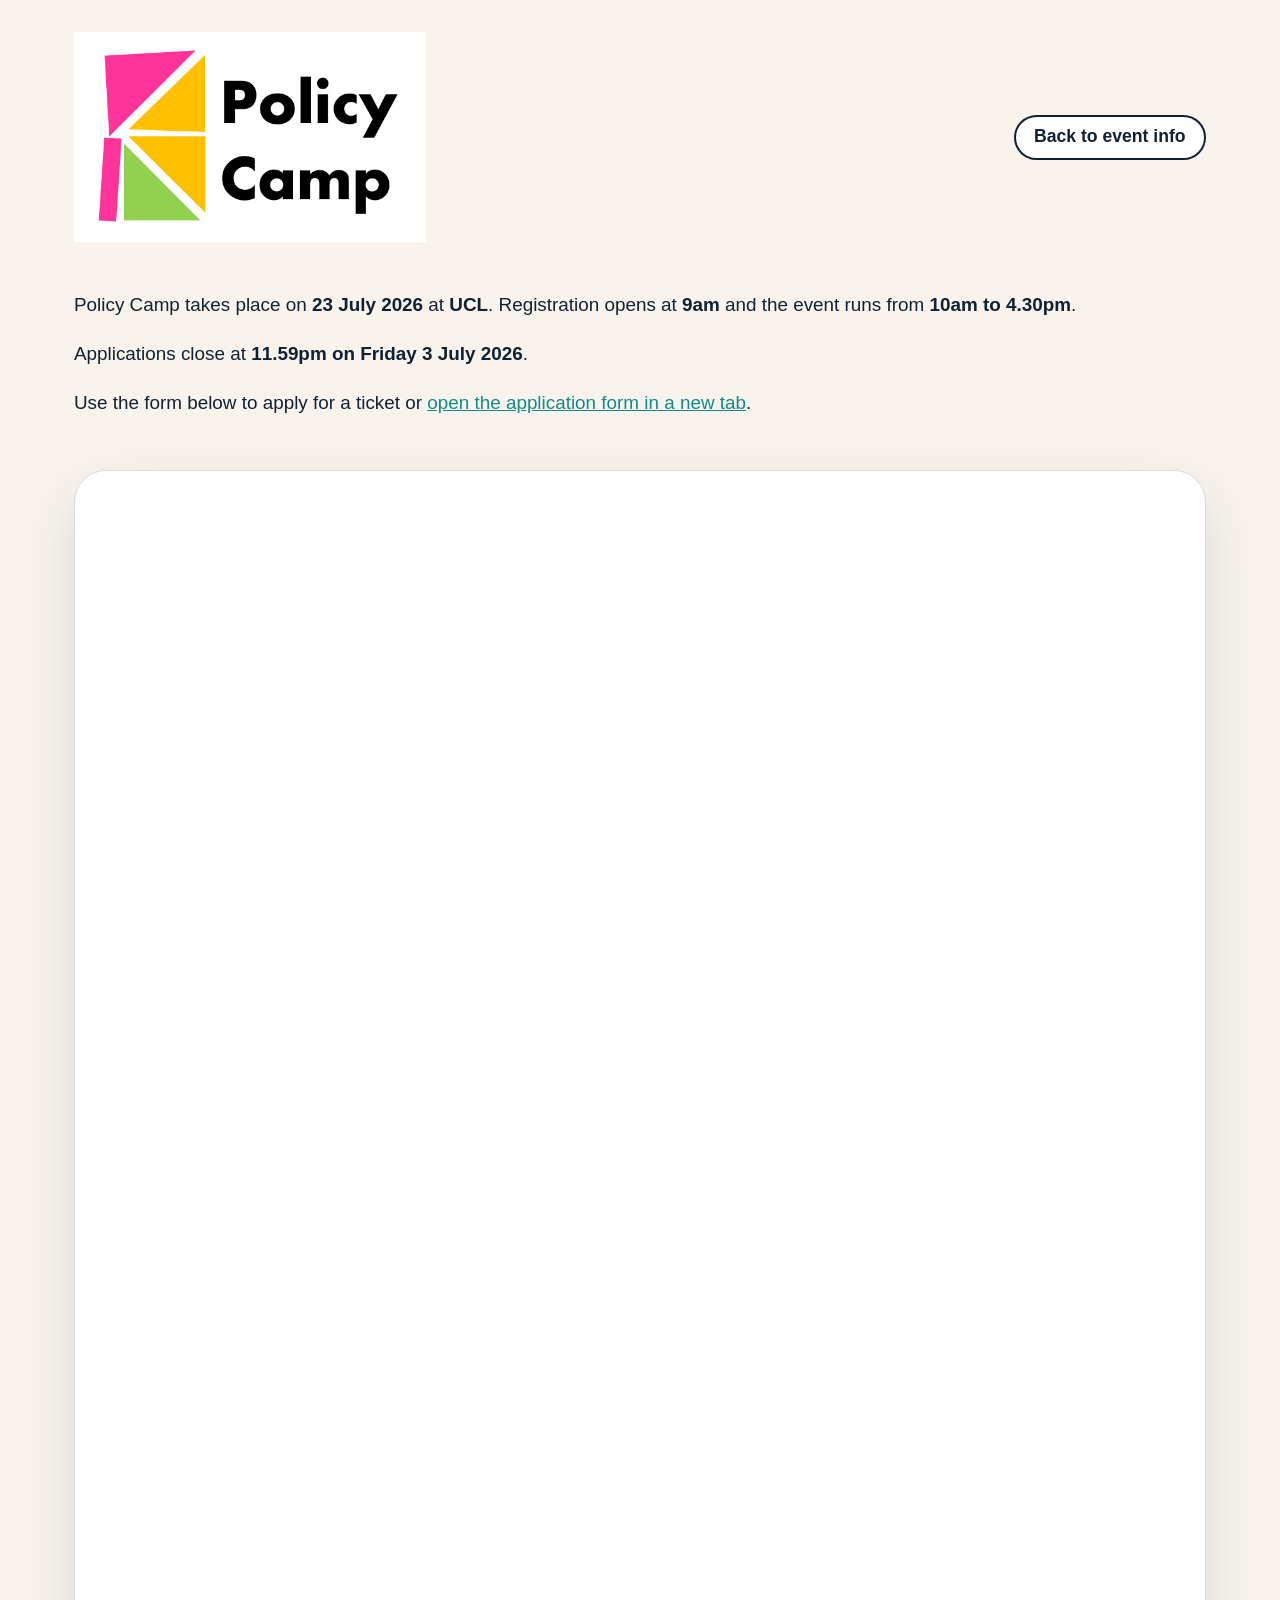
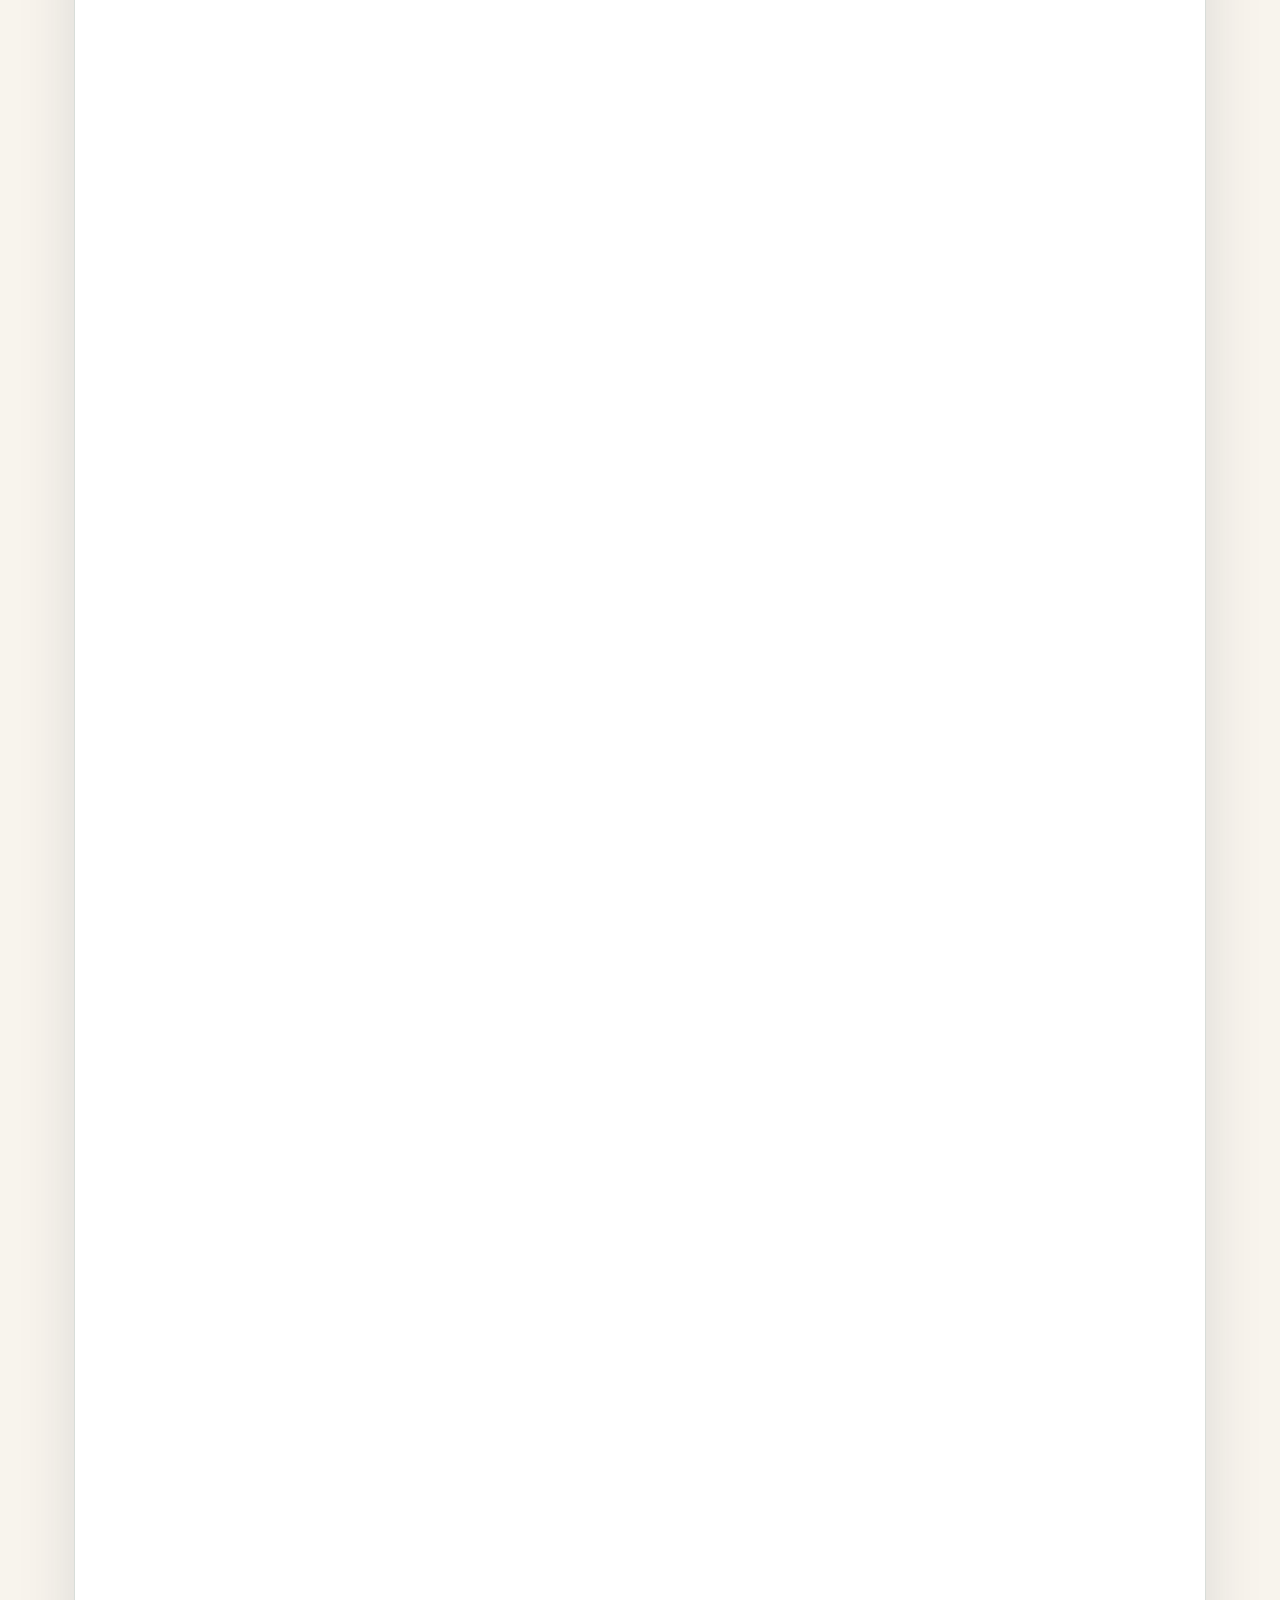
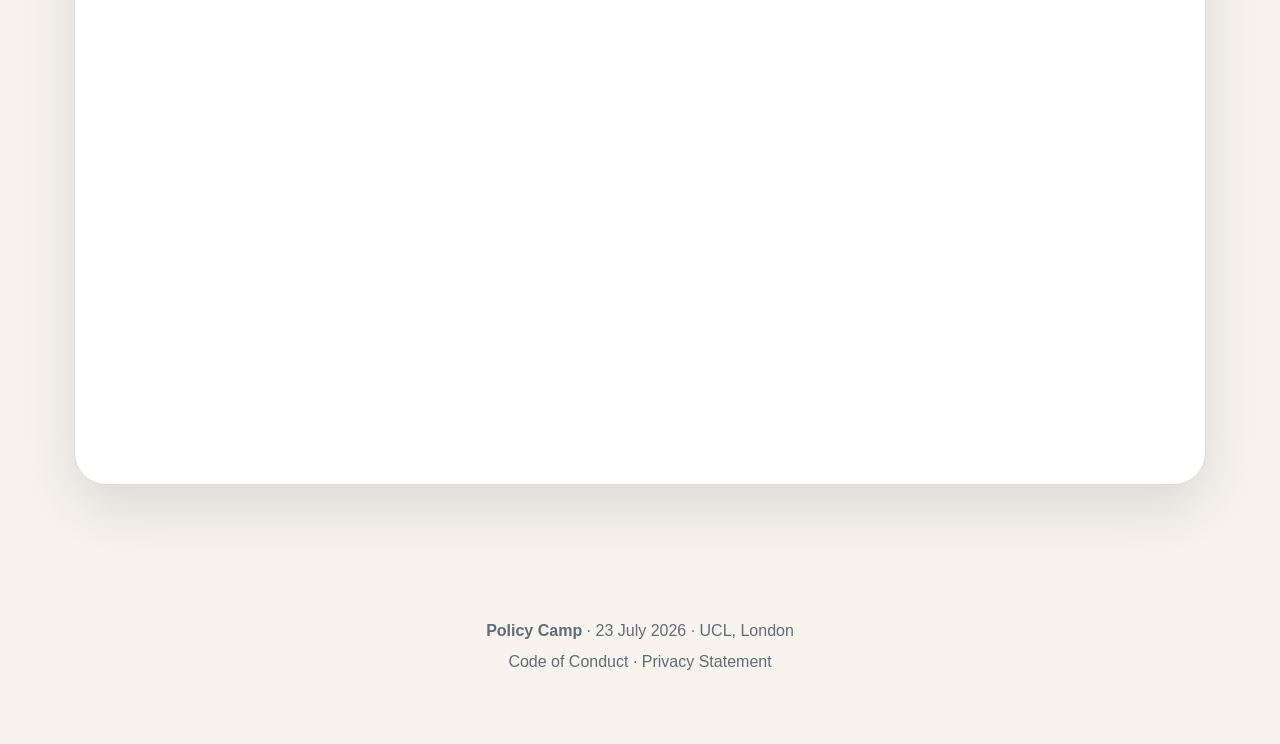
<file: apply.html>
<!DOCTYPE html>
<html lang="en">
<head>
    <meta charset="UTF-8">
    <meta name="viewport" content="width=device-width, initial-scale=1.0">
    <title>Apply for tickets · Policy Camp</title>
    <link rel="icon" type="image/x-icon" href="favicon.ico">
    <link rel="icon" type="image/png" sizes="32x32" href="favicon-32x32.png">
    <link rel="icon" type="image/png" sizes="16x16" href="favicon-16x16.png">
    <link rel="apple-touch-icon" href="apple-touch-icon.png">
    <meta name="description" content="Apply for tickets to Policy Camp, an unconference for policy practitioners at UCL on 23 July 2026.">

    <link rel="stylesheet" href="assets/css/styles.css?v=75">
</head>
<body>

<main>

    <section class="apply-page">

        <div class="apply-header">

            <a class="apply-brand" href="index.html">
                <img src="assets/images/new_logo.png" alt="Policy Camp logo">
            </a>

            <a class="button button-secondary" href="index.html">
                Back to event info
            </a>

        </div>

        <section class="page-hero apply-intro">

            <p>
                Policy Camp takes place on <strong>23 July 2026</strong> at <strong>UCL</strong>.
                Registration opens at <strong>9am</strong> and the event runs&nbsp;from <strong>10am to 4.30pm</strong>.
            </p>

            <p>
                Applications close at <strong>11.59pm on Friday 3 July 2026</strong>.
            </p>

            <p>
                Use the form below to apply for a ticket or <a href="https://docs.google.com/forms/d/e/1FAIpQLSdaLTzWZ0rQhk-9JL-4KwyPUG8yEh8yP5a31zfMhvfKQvO_HQ/viewform" target="_blank" rel="noopener">open the application form in a new tab</a>.
            </p>

        </section>

        <section class="form-section">

            <div class="form-embed">

                <iframe
                    src="https://docs.google.com/forms/d/e/1FAIpQLSdaLTzWZ0rQhk-9JL-4KwyPUG8yEh8yP5a31zfMhvfKQvO_HQ/viewform?embedded=true"
                    title="Policy Camp ticket application form"
                    loading="lazy">
                    Loading…
                </iframe>

            </div>

        </section>

    </section>

</main>

<footer class="site-footer">
    <p>
        <strong>Policy Camp</strong> · 23 July 2026 · UCL, London
    </p>

    <p class="footer-links">
        <a href="https://docs.google.com/document/d/1jeeBf7WfUBtlEaBHmOMwDlNuF64bpwyA/edit" target="_blank" rel="noopener">Code of Conduct</a>
        <span aria-hidden="true"> · </span>
        <a href="https://docs.google.com/document/d/15QjY1yg1Fi6miLH6lhR8HLeekEWgojzf/edit" target="_blank" rel="noopener">Privacy Statement</a>
    </p>
</footer>

</body>
</html>
</file>
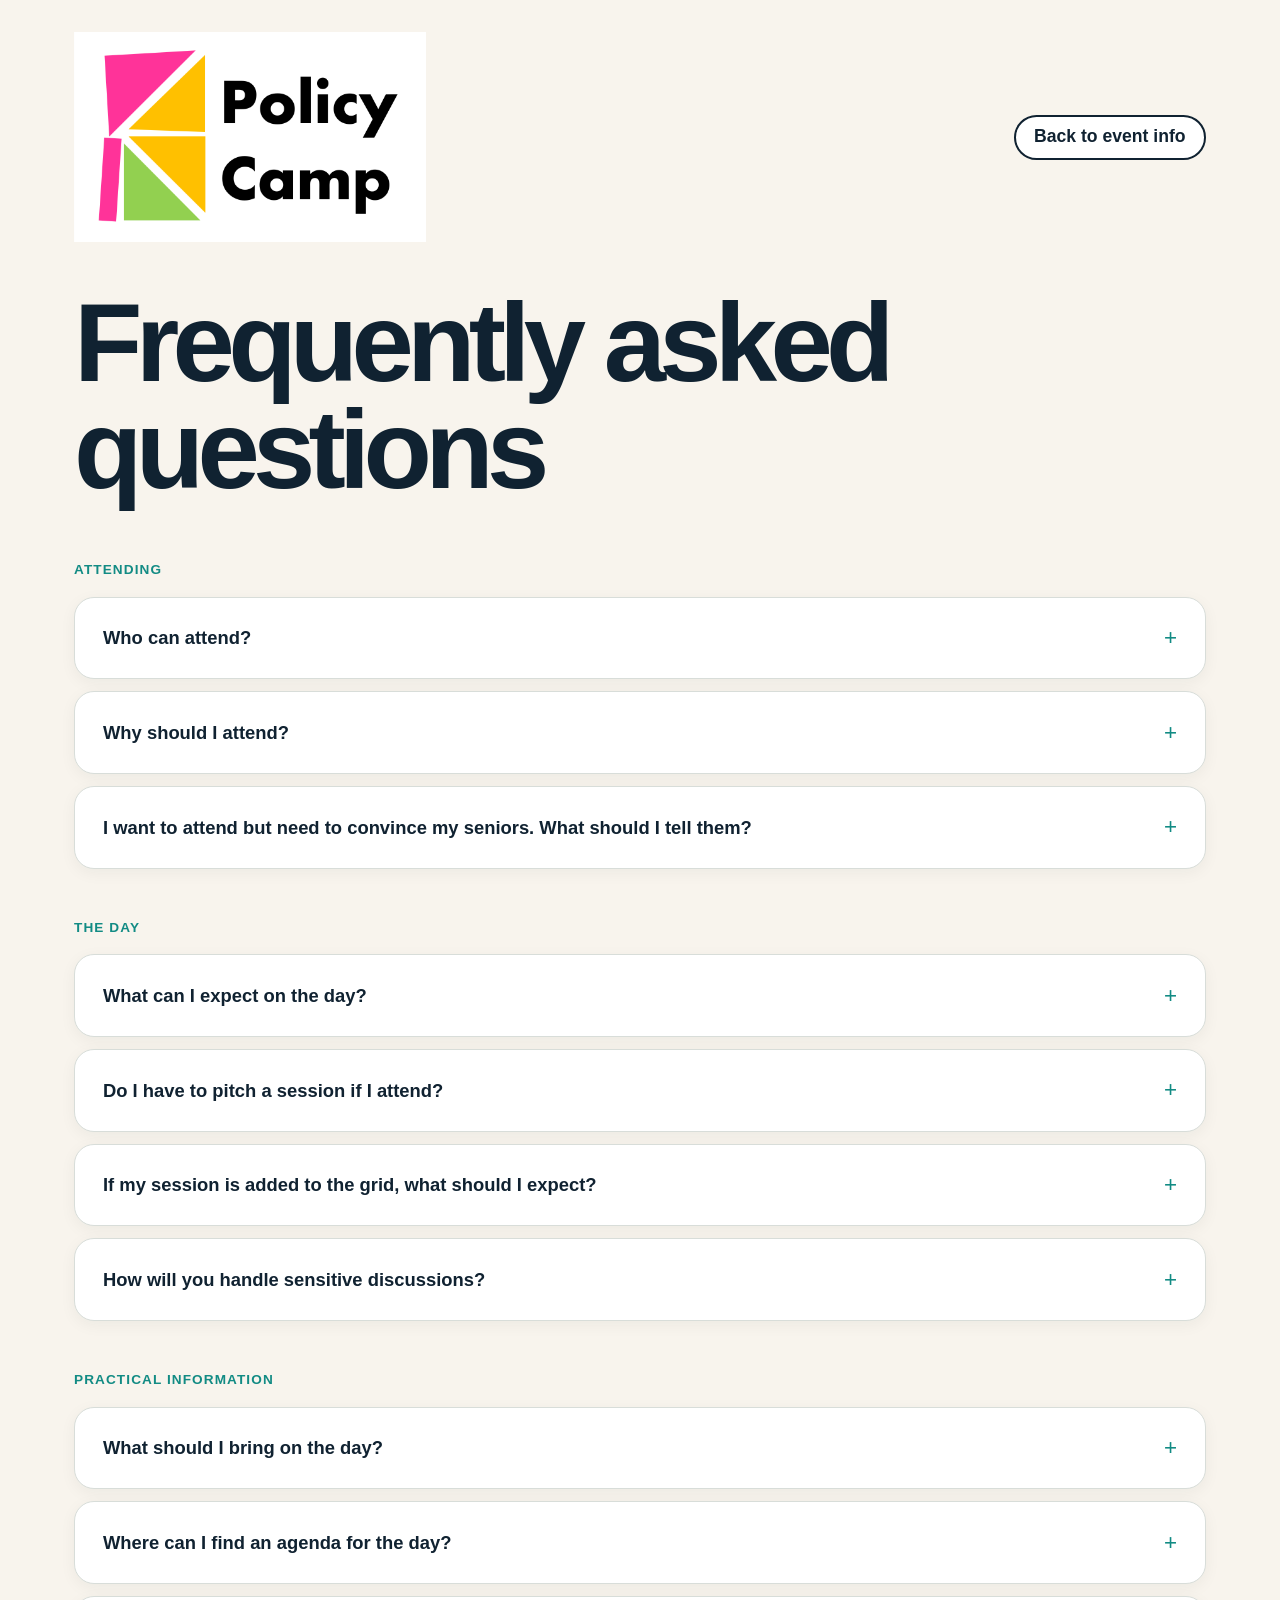
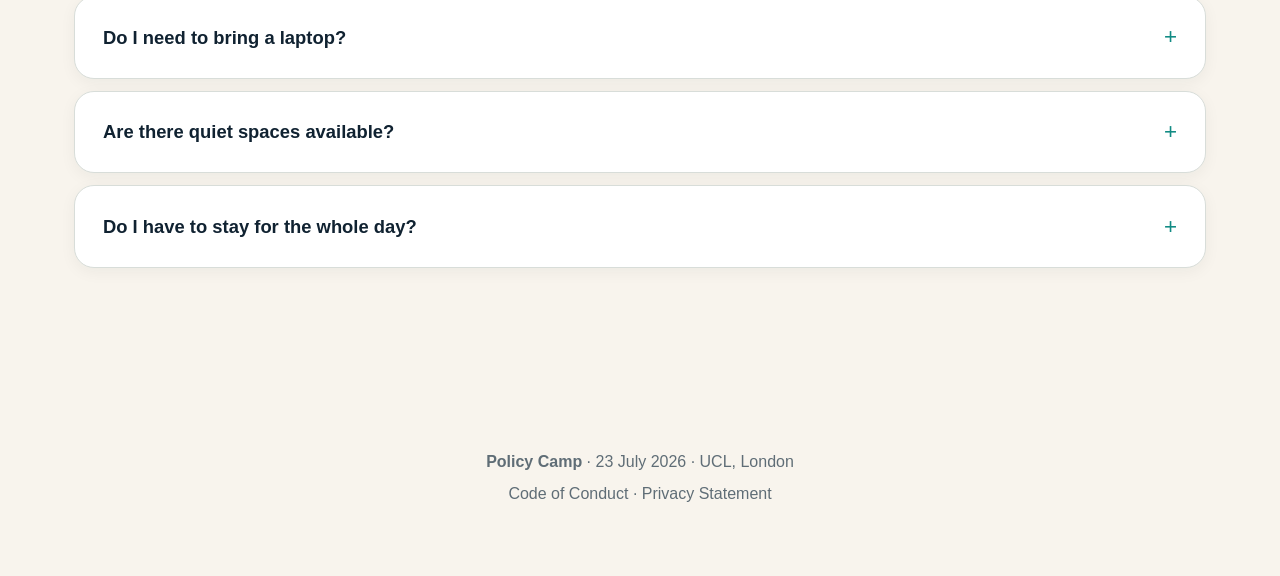
<file: faqs.html>
<!DOCTYPE html>
<html lang="en">
<head>
    <meta charset="UTF-8">
    <meta name="viewport" content="width=device-width, initial-scale=1.0">
    <title>FAQs · Policy Camp</title>
    <link rel="icon" type="image/x-icon" href="favicon.ico">
    <link rel="icon" type="image/png" sizes="32x32" href="favicon-32x32.png">
    <link rel="icon" type="image/png" sizes="16x16" href="favicon-16x16.png">
    <link rel="apple-touch-icon" href="apple-touch-icon.png">
    <meta name="description" content="Frequently asked questions about Policy Camp, an unconference for policy practitioners at UCL on 23 July 2026.">

    <link rel="stylesheet" href="assets/css/styles.css?v=75">
</head>
<body>

<main>

    <section class="apply-page">

        <div class="apply-header">
            <a class="apply-brand" href="index.html">
                <img src="assets/images/new_logo.png" alt="Policy Camp logo">
            </a>
            <a class="button button-secondary" href="index.html">Back to event info</a>
        </div>

        <section class="apply-intro">
            <h1 class="faq-page-title">Frequently asked questions</h1>
        </section>

        <section class="faq-section">
            <p class="eyebrow">Attending</p>

            <details class="faq-item">
                <summary>Who can attend?</summary>
                <div class="faq-answer">
                    <p>The event is open to all policy professionals working across central government. This includes those in departments, devolved administrations, arm's-length bodies (such as agencies, regulators, and non-departmental public bodies) and local government.</p>
                    <p>It is also for people working in policy roles in local government.</p>
                    <p>We're also keen to see people in policy adjacent roles whether that's in central or local government, academia, think tanks or civil society.</p>
                    <p>By bringing together people working on 'policy' at different levels and in different contexts, the event will create space for richer discussion, deeper insight sharing and more meaningful connections.</p>
                </div>
            </details>

            <details class="faq-item">
                <summary>Why should I attend?</summary>
                <div class="faq-answer">
                    <p><strong>As a policy professional in government</strong> — this is your opportunity to step away from your desk and engage with peers across government and the policy making landscape. You will have a chance to take part in open, practical discussions shaped by issues that matter most right now – leaving with ideas, insights and approaches you can apply directly in your role.</p>
                    <p><strong>As a policy professional in local government</strong> — this is a chance to share your on-the-ground experience and learn from others working in different places and contexts. You'll explore what works in practice, exchange ideas with peers across the system, and gain new perspectives to support delivery and local impact.</p>
                    <p><strong>As someone who works in academia, civil society or a think tank</strong> — this offers a unique opportunity to engage directly with policy practitioners. You'll have the chance to share your experiences of policy influencing and gain an understanding of the realities of policymaking in practice, while building connections across sectors.</p>
                </div>
            </details>

            <details class="faq-item">
                <summary>I want to attend but need to convince my seniors. What should I tell them?</summary>
                <div class="faq-answer">
                    <p>You can explain that Policy Camp is a valuable opportunity to:</p>
                    <ul>
                        <li>Learn how others are tackling similar challenges across government, local government and beyond</li>
                        <li>Reflect on and improve your own approach to policy development and delivery</li>
                        <li>Build connections that can support future collaboration</li>
                    </ul>
                    <p>We're also happy to provide further details to support internal approval if needed.</p>
                </div>
            </details>
        </section>

        <section class="faq-section">
            <p class="eyebrow">The day</p>

            <details class="faq-item">
                <summary>What can I expect on the day?</summary>
                <div class="faq-answer">
                    <p>The event is an <a href="https://en.wikipedia.org/wiki/Unconference" target="_blank" rel="noopener">unconference</a>. After an initial welcome, attendees are invited to come forward with a 'pitch' about a topic. This will often be an idea, concept or question you want to discuss with others.</p>
                    <p>Pitching is relatively informal – you will have thirty seconds to present your topic. There is no need to prepare anything in advance or to have slides ready. There will be an option for attendees to nominate someone to pitch a session on their behalf.</p>
                    <p>After pitching, a brief show of hands is taken to consider space and room sizes, and the topic is added to a session grid, which is built in real time. In this way, attendees set the agenda for the day and can choose how to spend their time most valuably.</p>
                    <p>If your topic is selected, you won't be expected to present on the topic. Instead, you'll act as a convener, helping to frame the conversation and drawing on the experience of others in the room.</p>
                    <p>Sessions are discussion-based and collaborative. People are encouraged to move between sessions (often called the "law of mobility"), so discussions stay energetic and ideas can spread.</p>
                    <p>We recommend the following posts about UK Gov Camp to get a sense of what to expect:</p>
                    <ul>
                        <li><a href="https://blog.weareconvivio.com/what-to-expect-at-ukgovcamp-ecc37191dc81" target="_blank" rel="noopener">What to expect at UKGovCamp</a> by <a href="https://bsky.app/profile/steveparks.bsky.social" target="_blank" rel="noopener">Steve Parks</a></li>
                        <li><a href="https://dwpdigital.blog.gov.uk/2018/02/19/sharing-what-i-learnt-at-ukgovcamp" target="_blank" rel="noopener">Sharing what I learnt at UKGovCamp</a> by <a href="https://bsky.app/profile/debblanch44.bsky.social" target="_blank" rel="noopener">Debbie Blanchard</a></li>
                    </ul>
                </div>
            </details>

            <details class="faq-item">
                <summary>Do I have to pitch a session if I attend?</summary>
                <div class="faq-answer">
                    <p>No. You're welcome to attend Policy Camp and not pitch a session.</p>
                    <p>Many participants prefer to join discussions, share perspectives, and learn from others. The focus is on open conversation and collective learning — there's no expectation that everyone contributes in the same way.</p>
                </div>
            </details>

            <details class="faq-item">
                <summary>If my session is added to the grid, what should I expect?</summary>
                <div class="faq-answer">
                    <p>Try to get to your allocated room a few minutes before your session starts.</p>
                    <p>Think of yourself as a chair of a roundtable, rather than a speaker. Your role is to put forward the topic, ask questions and invite others in for their insights. The value of the session will come from open discussion and collective problem solving.</p>
                </div>
            </details>

            <details class="faq-item">
                <summary>How will you handle sensitive discussions?</summary>
                <div class="faq-answer">
                    <p>We encourage participants to prioritise discussing topics they are comfortable sharing openly, so that everyone can get the most out of the day. However, we also recognise that the value of an unconference is in attendees bringing forward the issues that matter most to them, and this may include sensitive topics.</p>
                    <p>To that end, the event will operate under Chatham House Rule. This means discussions will be anonymous, and while participants can discuss insights from the sessions, they will not, and should not be, attributed to specific individuals or organisations.</p>
                    <p>Session conveners will also have the option to run their sessions without note-taking and/or to run closed sessions for a specific audience.</p>
                    <p>Our <a href="https://docs.google.com/document/d/1jeeBf7WfUBtlEaBHmOMwDlNuF64bpwyA/edit" target="_blank" rel="noopener">Code of Conduct</a> sets out expectations to ensure a respectful and inclusive environment for all participants.</p>
                </div>
            </details>
        </section>

        <section class="faq-section">
            <p class="eyebrow">Practical information</p>

            <details class="faq-item">
                <summary>What should I bring on the day?</summary>
                <div class="faq-answer">
                    <p>Please bring photo ID for registration. You must have a ticket in your name to enter the event. You don't need to print your ticket — just bring photo ID (a government pass is fine).</p>
                </div>
            </details>

            <details class="faq-item">
                <summary>Where can I find an agenda for the day?</summary>
                <div class="faq-answer">
                    <p>Once built, the agenda will be hosted on a physical board at the event.</p>
                </div>
            </details>

            <details class="faq-item">
                <summary>Do I need to bring a laptop?</summary>
                <div class="faq-answer">
                    <p>We try to keep conversations digital-free. However, you are welcome to bring one if you'd like.</p>
                </div>
            </details>

            <details class="faq-item">
                <summary>Are there quiet spaces available?</summary>
                <div class="faq-answer">
                    <p>Yes, we have a quiet room and a prayer room.</p>
                </div>
            </details>

            <details class="faq-item">
                <summary>Do I have to stay for the whole day?</summary>
                <div class="faq-answer">
                    <p>While we'd love it if you stayed for the whole day to get the full experience, you don't have to. The beauty of an unconference is that the format is designed to be flexible, and you're encouraged to shape the day around what's most useful to you. If you can only attend part of the day, you're still very welcome.</p>
                </div>
            </details>
        </section>

    </section>

</main>

<footer class="site-footer">
    <p>
        <strong>Policy Camp</strong> · 23 July 2026 · UCL, London
    </p>

    <p class="footer-links">
        <a href="https://docs.google.com/document/d/1jeeBf7WfUBtlEaBHmOMwDlNuF64bpwyA/edit" target="_blank" rel="noopener">Code of Conduct</a>
        <span aria-hidden="true"> · </span>
        <a href="https://docs.google.com/document/d/15QjY1yg1Fi6miLH6lhR8HLeekEWgojzf/edit" target="_blank" rel="noopener">Privacy Statement</a>
    </p>
</footer>

</body>
</html>
</file>
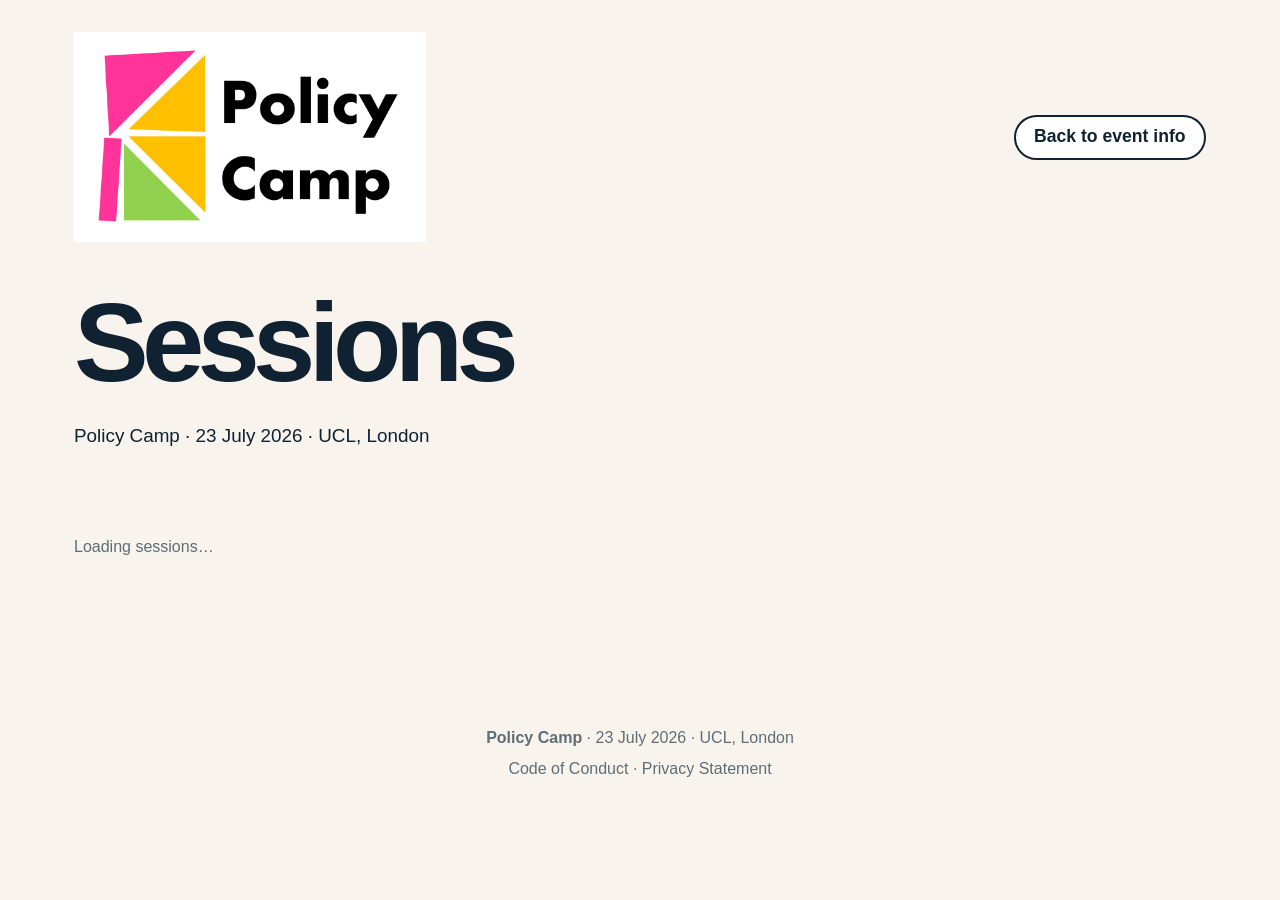
<file: session-grid.html>
<!DOCTYPE html>
<html lang="en">
<head>
    <meta charset="UTF-8">
    <meta name="viewport" content="width=device-width, initial-scale=1.0">
    <title>Sessions · Policy Camp</title>

    <link rel="stylesheet" href="assets/css/styles.css?v=67">
    <link rel="stylesheet" href="assets/css/session-grid.css?v=4">
</head>
<body>

<main>

    <section class="apply-page">

        <div class="apply-header">
            <a class="apply-brand" href="index.html">
                <img src="assets/images/new_logo.png" alt="Policy Camp logo">
            </a>
            <a class="button button-secondary" href="index.html">Back to event info</a>
        </div>

        <section class="apply-intro">
            <h1 class="faq-page-title">Sessions</h1>
            <p>Policy Camp · 23 July 2026 · UCL, London</p>
        </section>

        <div id="session-container">
            <p class="sessions-loading">Loading sessions…</p>
        </div>

    </section>

</main>

<footer class="site-footer">
    <p>
        <strong>Policy Camp</strong> · 23 July 2026 · UCL, London
    </p>

    <p class="footer-links">
        <a href="https://docs.google.com/document/d/1jeeBf7WfUBtlEaBHmOMwDlNuF64bpwyA/edit" target="_blank" rel="noopener">Code of Conduct</a>
        <span aria-hidden="true"> · </span>
        <a href="https://docs.google.com/document/d/15QjY1yg1Fi6miLH6lhR8HLeekEWgojzf/edit" target="_blank" rel="noopener">Privacy Statement</a>
    </p>
</footer>

<script>
function escHtml(str) {
    return str.replace(/&/g, '&amp;').replace(/</g, '&lt;').replace(/>/g, '&gt;').replace(/"/g, '&quot;');
}

var google = { visualization: { Query: { setResponse: function(response) {
    var container = document.getElementById('session-container');

    if (response.status !== 'ok') {
        container.innerHTML = '<p class="sessions-loading">Sessions coming soon.</p>';
        return;
    }

    var rows = response.table.rows;
    if (!rows || rows.length === 0) {
        container.innerHTML = '<p class="sessions-loading">Sessions coming soon.</p>';
        return;
    }

    function cellVal(row, col) {
        if (!row || !row.c || !row.c[col] || row.c[col] === null || row.c[col].v === null || row.c[col].v === undefined) return '';
        return String(row.c[col].v).trim();
    }

    // Row 0: slot labels in cols 1, 2, 3, …
    var slotLabels = [];
    var headerRow = rows[0];
    for (var c = 1; c < headerRow.c.length; c++) {
        var label = cellVal(headerRow, c);
        if (label) slotLabels.push(label);
    }

    // Build sessions grouped by slot index
    var sessionsBySlot = {};
    for (var s = 0; s < slotLabels.length; s++) sessionsBySlot[s] = [];

    var i = 1;
    while (i < rows.length) {
        if (cellVal(rows[i], 0).toLowerCase() !== 'title') { i++; continue; }

        var titleRow    = rows[i]     || null;
        var ownerRow    = rows[i + 1] || null;
        var locationRow = rows[i + 2] || null;
        var notesRow    = rows[i + 3] || null;

        for (var col = 0; col < slotLabels.length; col++) {
            var title    = cellVal(titleRow, col + 1);
            var owner    = cellVal(ownerRow, col + 1);
            var location = cellVal(locationRow, col + 1);
            var notes    = cellVal(notesRow, col + 1);
            if (title) {
                sessionsBySlot[col].push({ title: title, owner: owner, location: location, notes: notes });
            }
        }

        i += 3;
    }

    // Render
    var html = '';
    for (var idx = 0; idx < slotLabels.length; idx++) {
        var sessions = sessionsBySlot[idx] || [];
        var cards = sessions.map(function(s) {
            var notesLink = s.notes
                ? '<a class="session-notes-link" href="' + escHtml(s.notes) + '" target="_blank" rel="noopener">Session notes</a>'
                : '';
            return '<div class="session-card">' +
                '<div class="session-location">' + escHtml(s.location) + '</div>' +
                '<h3 class="session-title">' + escHtml(s.title) + '</h3>' +
                '<div class="session-owner">' + escHtml(s.owner) + '</div>' +
                notesLink +
                '</div>';
        }).join('\n');
        html += '<div class="session-slot">' +
            '<h2 class="slot-header">' + escHtml(slotLabels[idx]) + '</h2>' +
            '<div class="slot-cards">' + cards + '</div>' +
            '</div>\n';
    }
    container.innerHTML = html;
}}}};
</script>
<script async src="https://docs.google.com/spreadsheets/d/1v_aSTs9qBR4ZpcOOK5SKnqrgzenZbYJAf1_lSgbRAbU/gviz/tq?tqx=out:json&headers=0"></script>

</body>
</html>
</file>
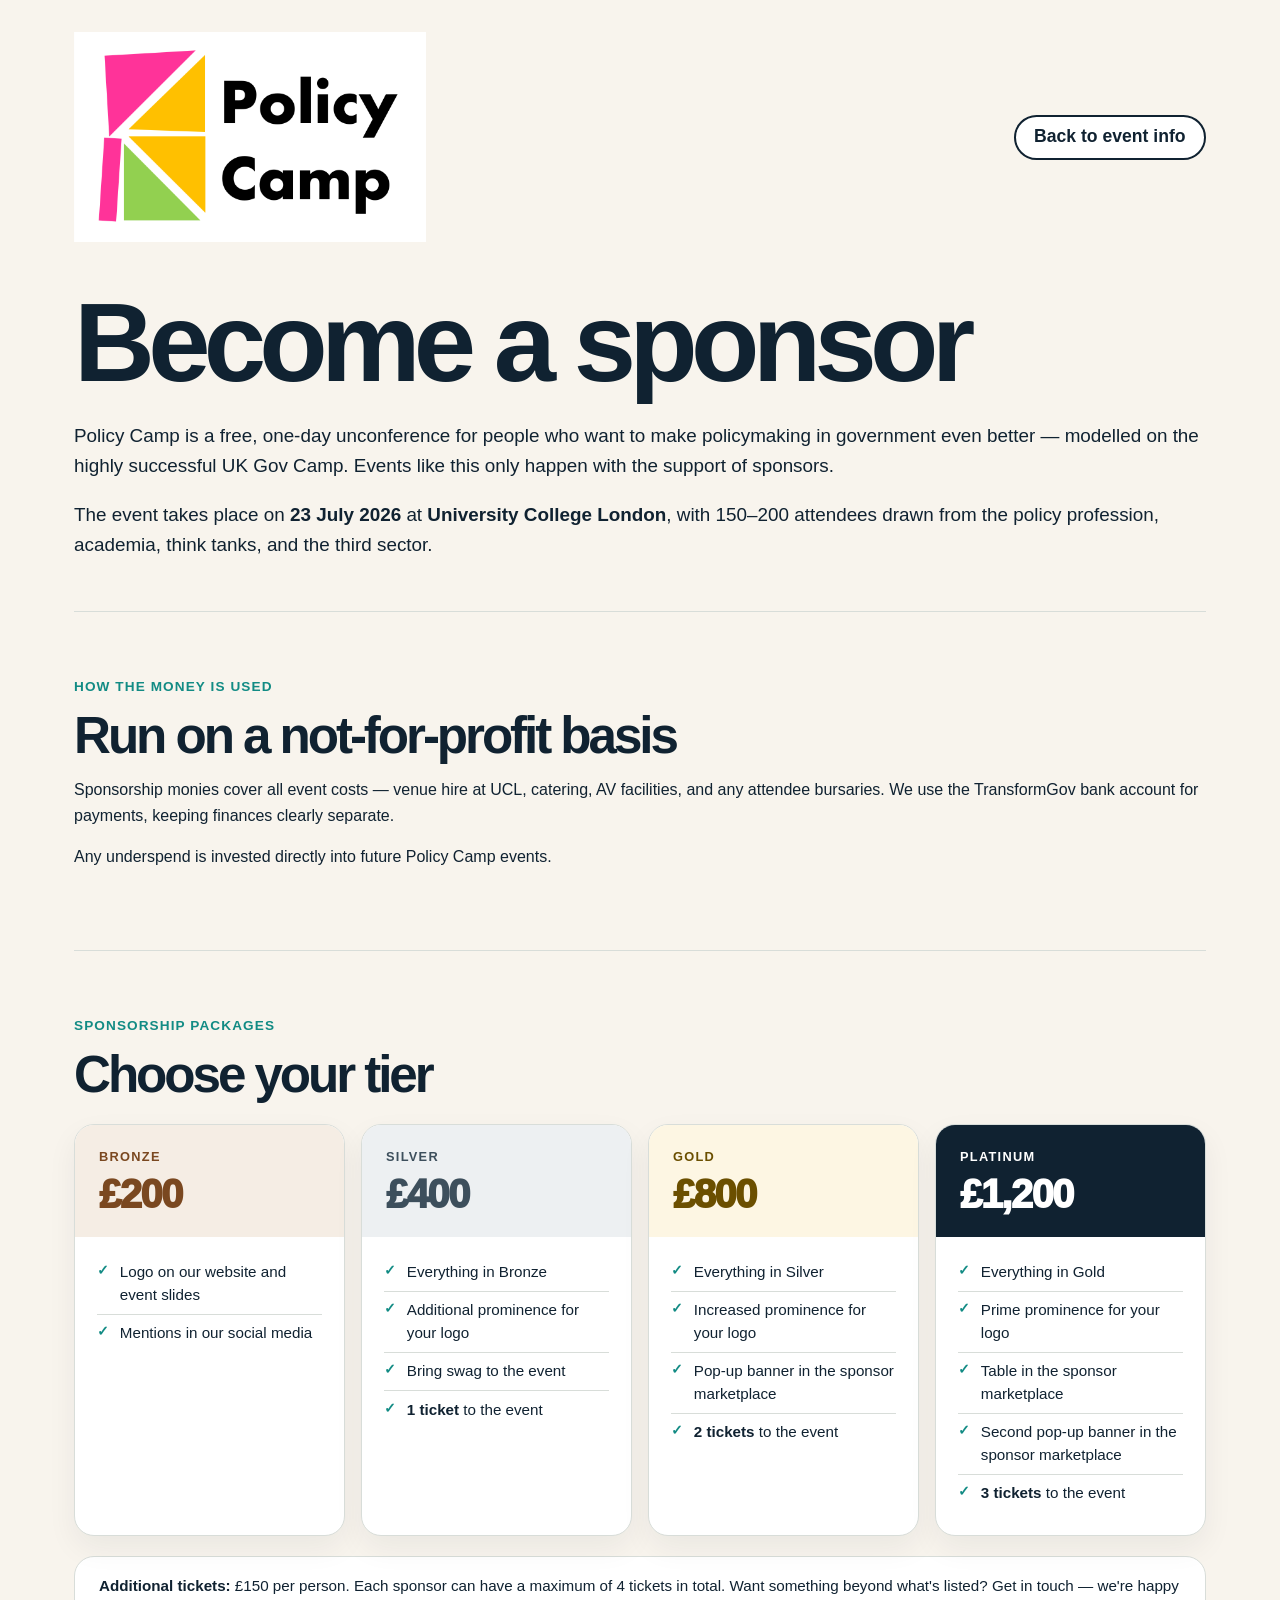
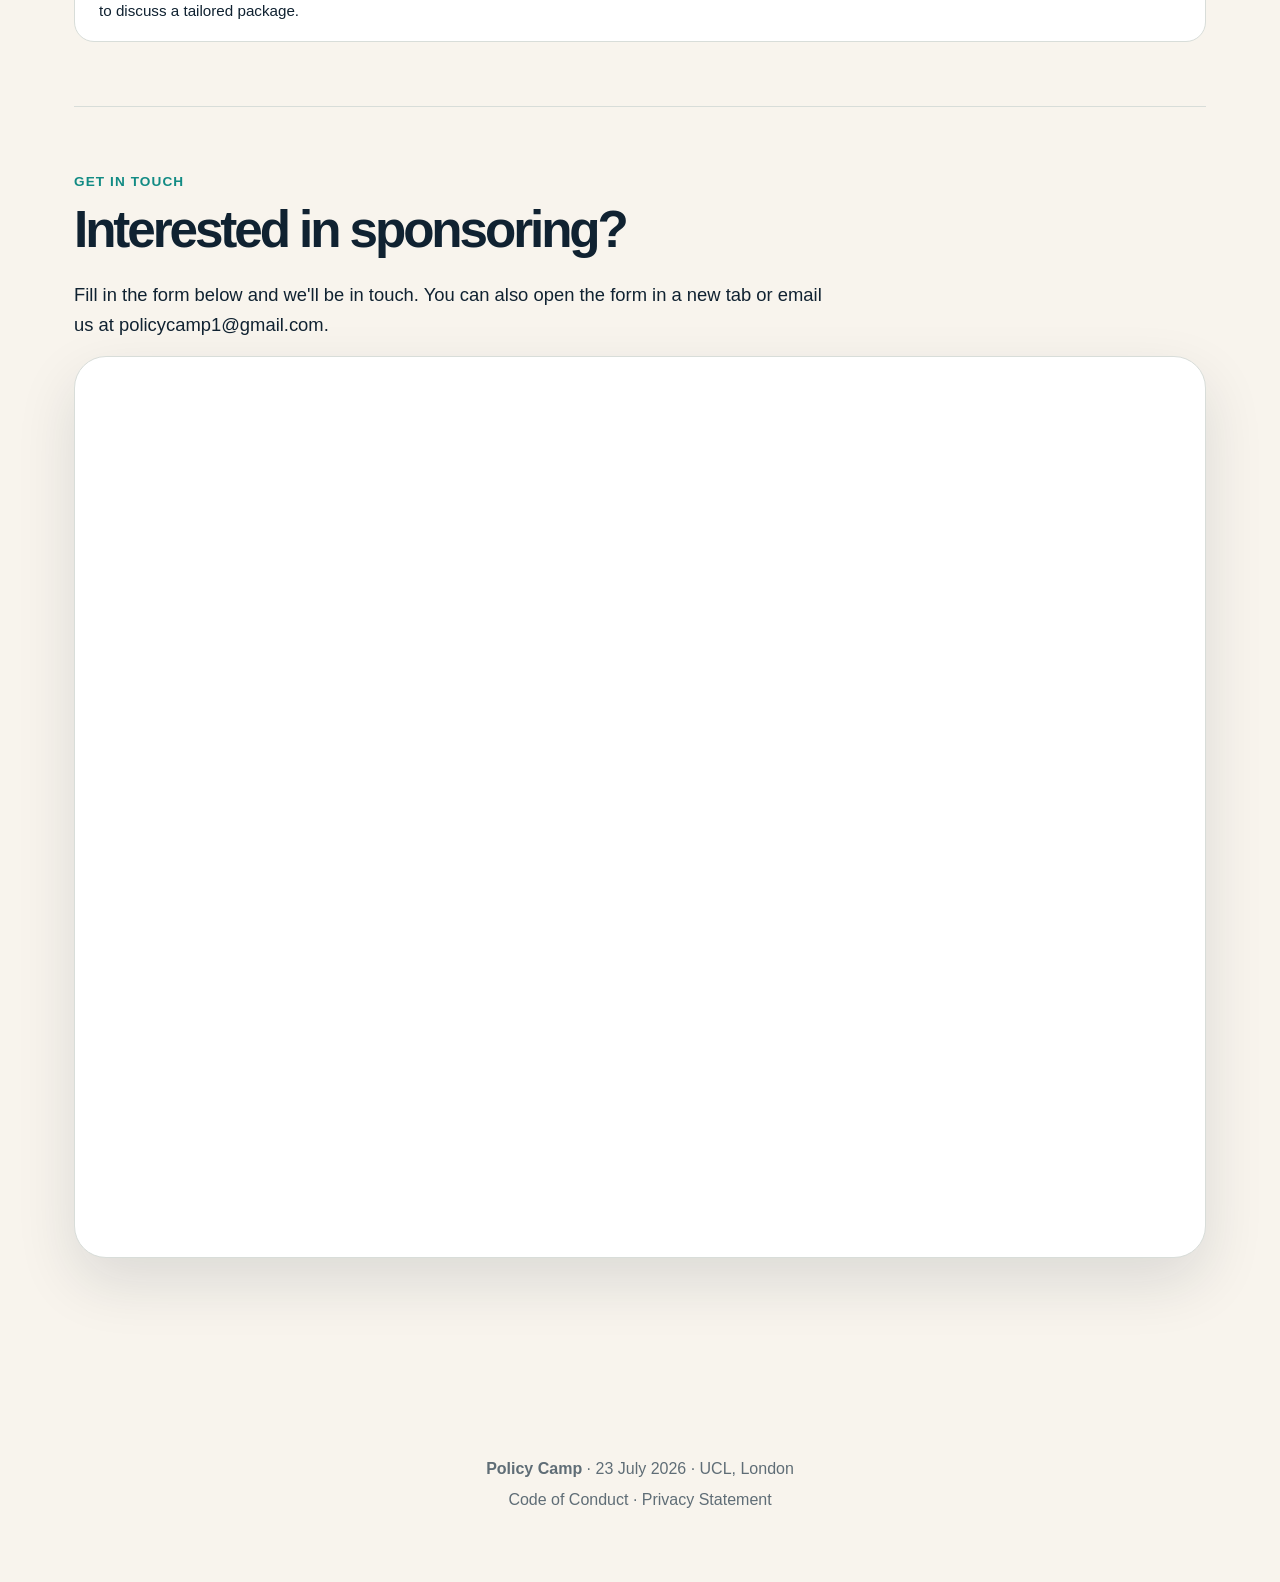
<file: sponsorship.html>
<!DOCTYPE html>
<html lang="en">
<head>
    <meta charset="UTF-8">
    <meta name="viewport" content="width=device-width, initial-scale=1.0">
    <title>Become a sponsor · Policy Camp</title>
    <link rel="icon" type="image/x-icon" href="favicon.ico">
    <link rel="icon" type="image/png" sizes="32x32" href="favicon-32x32.png">
    <link rel="icon" type="image/png" sizes="16x16" href="favicon-16x16.png">
    <link rel="apple-touch-icon" href="apple-touch-icon.png">
    <meta name="description" content="Support Policy Camp 2026 and help make the world's first PolicyCamp a reality. Sponsorship packages from £200.">

    <link rel="stylesheet" href="assets/css/styles.css?v=75">
</head>
<body>

<main>

    <section class="apply-page">

        <div class="apply-header">

            <a class="apply-brand" href="index.html">
                <img src="assets/images/new_logo.png" alt="Policy Camp logo">
            </a>

            <a class="button button-secondary" href="index.html">
                Back to event info
            </a>

        </div>

        <section class="apply-intro">
            <h1>Become a sponsor</h1>

            <p>
                Policy Camp is a free, one-day unconference for people who want to make policymaking in government even better — modelled on the highly successful UK Gov Camp. Events like this only happen with the support of sponsors.
            </p>

            <p>
                The event takes place on <strong>23 July 2026</strong> at <strong>University College London</strong>, with 150–200 attendees drawn from the policy profession, academia, think tanks, and the third sector.
            </p>
        </section>

        <section class="sponsor-section">
            <p class="eyebrow">How the money is used</p>
            <h2>Run on a not-for-profit basis</h2>

            <p>
                Sponsorship monies cover all event costs — venue hire at UCL, catering, AV facilities, and any attendee bursaries. We use the TransformGov bank account for payments, keeping finances clearly separate.
            </p>
            <p>
                Any underspend is invested directly into future Policy Camp events.
            </p>
        </section>

        <section class="sponsor-section">
            <p class="eyebrow">Sponsorship packages</p>
            <h2>Choose your tier</h2>

            <div class="sponsor-tier-grid">

                <div class="sponsor-tier-card">
                    <div class="sponsor-tier-header sponsor-tier-bronze">
                        <span class="sponsor-tier-name">Bronze</span>
                        <span class="sponsor-tier-price">£200</span>
                    </div>
                    <ul class="sponsor-tier-benefits">
                        <li>Logo on our website and event slides</li>
                        <li>Mentions in our social media</li>
                    </ul>
                </div>

                <div class="sponsor-tier-card">
                    <div class="sponsor-tier-header sponsor-tier-silver">
                        <span class="sponsor-tier-name">Silver</span>
                        <span class="sponsor-tier-price">£400</span>
                    </div>
                    <ul class="sponsor-tier-benefits">
                        <li>Everything in Bronze</li>
                        <li>Additional prominence for your logo</li>
                        <li>Bring swag to the event</li>
                        <li><strong>1 ticket</strong> to the event</li>
                    </ul>
                </div>

                <div class="sponsor-tier-card">
                    <div class="sponsor-tier-header sponsor-tier-gold">
                        <span class="sponsor-tier-name">Gold</span>
                        <span class="sponsor-tier-price">£800</span>
                    </div>
                    <ul class="sponsor-tier-benefits">
                        <li>Everything in Silver</li>
                        <li>Increased prominence for your logo</li>
                        <li>Pop-up banner in the sponsor marketplace</li>
                        <li><strong>2 tickets</strong> to the event</li>
                    </ul>
                </div>

                <div class="sponsor-tier-card">
                    <div class="sponsor-tier-header sponsor-tier-platinum">
                        <span class="sponsor-tier-name">Platinum</span>
                        <span class="sponsor-tier-price">£1,200</span>
                    </div>
                    <ul class="sponsor-tier-benefits">
                        <li>Everything in Gold</li>
                        <li>Prime prominence for your logo</li>
                        <li>Table in the sponsor marketplace</li>
                        <li>Second pop-up banner in the sponsor marketplace</li>
                        <li><strong>3 tickets</strong> to the event</li>
                    </ul>
                </div>

            </div>

            <div class="sponsor-additional">
                <p><strong>Additional tickets:</strong> £150 per person. Each sponsor can have a maximum of 4 tickets in total. Want something beyond what's listed? <a href="mailto:policycamp1@gmail.com">Get in touch</a> — we're happy to discuss a tailored package.</p>
            </div>
        </section>

        <section class="sponsor-section">
            <p class="eyebrow">Get in touch</p>
            <h2>Interested in sponsoring?</h2>

            <div class="format-body">
                <p>
                    Fill in the form below and we'll be in touch. You can also <a href="https://docs.google.com/forms/d/e/1FAIpQLSfOa-S4lspmpTC_kp_Ldyp2KlJSUJW5bRKo9RCrZWGzgkFEeg/viewform" target="_blank" rel="noopener">open the form in a new tab</a> or email us at <a href="mailto:policycamp1@gmail.com">policycamp1@gmail.com</a>.
                </p>
            </div>

            <div class="form-section">
                <div class="form-embed">
                    <iframe
                        src="https://docs.google.com/forms/d/e/1FAIpQLSfOa-S4lspmpTC_kp_Ldyp2KlJSUJW5bRKo9RCrZWGzgkFEeg/viewform?embedded=true"
                        title="Policy Camp sponsorship enquiry form"
                        style="height: 900px"
                        loading="lazy">
                        Loading…
                    </iframe>
                </div>
            </div>
        </section>

    </section>

</main>

<footer class="site-footer">
    <p>
        <strong>Policy Camp</strong> · 23 July 2026 · UCL, London
    </p>

    <p class="footer-links">
        <a href="https://docs.google.com/document/d/1jeeBf7WfUBtlEaBHmOMwDlNuF64bpwyA/edit" target="_blank" rel="noopener">Code of Conduct</a>
        <span aria-hidden="true"> · </span>
        <a href="https://docs.google.com/document/d/15QjY1yg1Fi6miLH6lhR8HLeekEWgojzf/edit" target="_blank" rel="noopener">Privacy Statement</a>
    </p>
</footer>

</body>
</html>
</file>
<file: assets/css/styles.css>
:root {
    --colour-navy: #102231;
    --colour-teal-dark: #128b84;
    --colour-cream: #f8f4ed;
    --colour-white: #ffffff;
    --colour-muted: #5f6d76;
    --colour-border: #d8ddd9;
    --shadow-soft: 0 24px 60px rgba(16, 34, 49, 0.12);
    --radius-large: 2rem;
    --radius-medium: 1.25rem;
    --max-width: 1180px;
    --section-gap: 4rem;
    --component-gap: 1.5rem;
}

* {
    box-sizing: border-box;
}

html {
    scroll-behavior: smooth;
}

body {
    margin: 0;
    font-family: Inter, Arial, Helvetica, sans-serif;
    background: var(--colour-cream);
    color: var(--colour-navy);
    line-height: 1.6;
}

img {
    display: block;
    max-width: 100%;
}

a {
    color: inherit;
    text-decoration: none;
}

/* Hero */

.hero {
    max-width: var(--max-width);
    margin: 0 auto;
    padding: 3rem 1.5rem var(--section-gap);
    display: grid;
    grid-template-columns: minmax(0, 1fr) minmax(320px, 0.92fr);
    grid-template-rows: auto 1fr;
    gap: 2rem;
    align-items: stretch;
}

.hero-top-right {
    grid-column: 2;
    grid-row: 1;
    display: flex;
    flex-direction: column;
    gap: 1rem;
}

.hero-main {
    grid-column: 1;
    grid-row: 1 / 3;
}

.hero-visual {
    grid-column: 2;
    grid-row: 2;
}

.hero-main,
.hero-visual {
    display: flex;
    flex-direction: column;
    gap: var(--component-gap);
}

.hero-title-lockup {
    display: flex;
    align-items: center;
    gap: 1.5rem;
}

.hero-title-lockup img {
    width: 100%;
    max-width: 100%;
    height: auto;
}

.hero-title-lockup h1 {
    margin: 0;
    font-size: clamp(4rem, 9vw, 7rem);
    line-height: 0.9;
    letter-spacing: -0.08em;
    font-weight: 950;
}

.hero-intro {
    margin: 0;
    max-width: 42rem;
    font-size: clamp(1.2rem, 2vw, 1.5rem);
    line-height: 1.45;
    color: #263947;
}

.hero-faq-prompt {
    display: inline-block;
    background: var(--colour-teal-dark);
    color: var(--colour-white);
    font-weight: 900;
    font-size: 1.05rem;
    padding: 0.6rem 1.1rem;
    border-radius: 999px;
    transition: transform 0.15s ease;
}

.hero-faq-prompt:hover {
    transform: translateY(-2px);
}

.event-meta {
    display: grid;
    grid-template-columns: repeat(2, minmax(0, 1fr));
    gap: 1rem;
}

.event-meta div {
    background: var(--colour-white);
    border: 1px solid var(--colour-border);
    padding: 1.2rem;
    border-radius: var(--radius-medium);
    box-shadow: 0 12px 30px rgba(16, 34, 49, 0.06);
}

.event-meta strong,
.event-meta span,
.event-meta small {
    display: block;
}

.event-meta strong {
    color: var(--colour-teal-dark);
    text-transform: uppercase;
    letter-spacing: 0.08em;
    font-size: 0.78rem;
}

.event-meta span {
    margin-top: 0.25rem;
    font-weight: 900;
    font-size: 1.15rem;
}

.event-meta small {
    color: var(--colour-muted);
    margin-top: 0.2rem;
}

.signup-count-bar {
    grid-column: 1 / -1;
    background: var(--colour-teal-dark);
    color: var(--colour-white);
    border-radius: var(--radius-large);
    padding: 1.1rem 2rem;
    text-align: center;
    font-size: clamp(1.05rem, 1.8vw, 1.3rem);
}

.hero-video-bar {
    grid-column: 1 / -1;
    background: var(--colour-white);
    border: 1px solid var(--colour-border);
    border-radius: var(--radius-large);
    box-shadow: var(--shadow-soft);
    padding: 0.75rem;
}

.hero-video-bar video {
    display: block;
    width: 100%;
    border-radius: calc(var(--radius-large) - 0.5rem);
}

.media-partner-bar {
    grid-column: 1 / -1;
    background: var(--colour-white);
    border: 1px solid var(--colour-border);
    border-radius: var(--radius-large);
    box-shadow: var(--shadow-soft);
    padding: 1.25rem 1.75rem;
    display: flex;
    flex-direction: column;
    align-items: center;
    gap: 0.6rem;
    text-align: center;
}

.media-partner-label {
    font-size: 0.8rem;
    font-weight: 900;
    text-transform: uppercase;
    letter-spacing: 0.08em;
    color: var(--colour-muted);
    margin: 0;
}

.media-partner-logo {
    width: 33%;
    height: auto;
    display: block;
}

.hero-apply-cta {
    grid-column: 1 / -1;
    display: flex;
    flex-direction: column;
    align-items: center;
    justify-content: center;
    background: var(--colour-navy);
    color: var(--colour-white);
    border-radius: var(--radius-large);
    padding: 1.75rem 2rem;
    text-align: center;
    transition: transform 0.15s ease;
}

.hero-apply-main {
    font-size: clamp(1.75rem, 3.5vw, 2.75rem);
    font-weight: 900;
    letter-spacing: -0.04em;
}

.hero-apply-deadline {
    font-size: clamp(0.9rem, 1.8vw, 1.4rem);
    font-weight: 600;
    letter-spacing: 0;
    opacity: 0.8;
    margin-top: 0.5rem;
}

.hero-apply-cta:hover {
    transform: translateY(-2px);
}

.hero-cta {
    grid-column: 1 / -1;
    margin-top: 0;
    background: var(--colour-white);
    border: 1px solid var(--colour-border);
    border-radius: var(--radius-large);
    box-shadow: var(--shadow-soft);
    padding: 1.25rem 1.75rem;
    text-align: center;
}

.hero-cta h2 {
    margin: 0 0 1rem;
    font-size: 1.2rem;
    font-weight: 900;
    text-transform: uppercase;
    letter-spacing: 0.08em;
    color: var(--colour-muted);
}

.hero-sponsor-tier-grid {
    grid-column: 1 / -1;
    display: grid;
    grid-template-columns: repeat(3, minmax(0, 1fr));
    gap: 1rem;
}

.hero-host-sponsor {
    grid-column: 1 / -1;
}

.hero-sponsor-logos .sponsors-bar-item img {
    height: 48px;
    width: 130px;
    object-fit: contain;
}

.hero-sponsor-logos .sponsors-bar-item img.logo-2x {
    height: 96px;
    width: 260px;
}

.hero-sponsor-logos .sponsors-bar-item img.logo-1-3x {
    height: 62px;
    width: 169px;
}

.hero-sponsor-logos .sponsors-bar-item img.logo-1-4x {
    height: 67px;
    width: 182px;
}

.hero-sponsor-logos .sponsors-bar-item img.logo-1-5x {
    height: 72px;
    width: 195px;
}

.hero-sponsor-logos .sponsors-bar-logos {
    gap: 1.5rem;
}

.hero-sponsor-logos {
    padding: 1.25rem;
    flex: 1;
    align-content: center;
}

.sponsors-bar-logos {
    display: flex;
    justify-content: center;
    align-items: center;
    gap: 2.5rem;
    flex-wrap: wrap;
}

.sponsors-bar-item {
    display: flex;
    flex-direction: column;
    align-items: center;
    gap: 0.4rem;
}

.sponsors-bar-item img {
    height: 56px;
    width: auto;
    object-fit: contain;
}

.sponsors-bar-item span {
    font-size: 0.75rem;
    font-weight: 700;
    text-transform: uppercase;
    letter-spacing: 0.06em;
    color: var(--colour-muted);
}

.hero-countdown {
    background: var(--colour-navy);
    color: var(--colour-white);
    border-radius: var(--radius-medium);
    padding: 1rem 1.25rem;
    box-shadow: var(--shadow-soft);
}

.hero-countdown h2 {
    margin: 0;
    font-size: clamp(1.1rem, 2vw, 1.4rem);
}

.hero-countdown p {
    margin: 0.4rem 0 1.2rem;
    color: rgba(255, 255, 255, 0.75);
}

.hero-report {
    background: var(--colour-teal-dark);
    color: var(--colour-white);
    border-radius: var(--radius-medium);
    padding: 1rem 1.25rem;
    box-shadow: var(--shadow-soft);
}

.hero-report-heading {
    margin: 0;
    font-size: clamp(1.3rem, 2.5vw, 1.7rem);
    font-weight: 900;
}

.hero-report p {
    margin: 0.4rem 0 0.9rem;
    font-size: 0.95rem;
    color: rgba(255, 255, 255, 0.9);
}

.hero-report-link {
    display: inline-block;
    font-weight: 900;
    text-decoration: underline;
    text-underline-offset: 0.2em;
}

.countdown {
    display: grid;
    grid-template-columns: repeat(3, minmax(0, 1fr));
    gap: 0.8rem;
}

.countdown-item {
    background: rgba(255, 255, 255, 0.1);
    border: 1px solid rgba(255, 255, 255, 0.15);
    border-radius: 1rem;
    padding: 0.85rem;
    text-align: center;
}

.countdown-item span {
    display: block;
    font-size: 2rem;
    font-weight: 950;
    line-height: 1;
}

.countdown-item small {
    display: block;
    margin-top: 0.25rem;
    text-transform: uppercase;
    letter-spacing: 0.08em;
    color: rgba(255, 255, 255, 0.7);
}

.hero-carousel {
    position: relative;
    width: 100%;
    aspect-ratio: 3 / 2;
    overflow: hidden;
    border-radius: var(--radius-large);
    border: 0.6rem solid var(--colour-white);
    box-shadow: var(--shadow-soft);
    background: var(--colour-navy);
}

.hero-carousel-slide {
    position: absolute;
    inset: 0;
    width: 100%;
    height: 100%;
    object-fit: cover;
    opacity: 0;
    transition: opacity 1.2s ease;
}

.hero-carousel-slide.is-active {
    opacity: 1;
    z-index: 1;
}

.hero-carousel-dots {
    position: absolute;
    left: 0;
    right: 0;
    bottom: 1rem;
    z-index: 2;
    display: flex;
    justify-content: center;
    gap: 0.5rem;
}

.hero-carousel-dot {
    /* visible dot is small; padding makes the tappable area >=44px for touch */
    width: 0.6rem;
    height: 0.6rem;
    padding: 0.7rem;
    background-clip: content-box;
    border-radius: 50%;
    border: none;
    background-color: rgba(255, 255, 255, 0.5);
    cursor: pointer;
    transition: background-color 0.2s ease, transform 0.2s ease;
}

.hero-carousel-dot:hover {
    background-color: rgba(255, 255, 255, 0.8);
}

.hero-carousel-dot.is-active {
    background-color: var(--colour-white);
    transform: scale(1.15);
}

@media (prefers-reduced-motion: reduce) {
    .hero-carousel-slide {
        transition: none;
    }
}

/* Buttons */

.cta-row {
    display: flex;
    flex-wrap: nowrap;
    justify-content: center;
    align-items: center;
    gap: 0.75rem;
}

.button {
    display: inline-flex;
    align-items: center;
    justify-content: center;
    gap: 0.45rem;
    min-height: 2.8rem;
    padding: 0.7rem 1.15rem;
    border-radius: 999px;
    font-weight: 900;
    font-size: 1.1rem;
    line-height: 1;
    white-space: nowrap;
    transition: transform 0.15s ease;
}

.button:hover {
    transform: translateY(-2px);
}

.button-primary {
    background: var(--colour-navy);
    color: var(--colour-white);
}

.button-secondary {
    background: var(--colour-white);
    border: 2px solid var(--colour-navy);
}

/* General content */

.eyebrow {
    margin: 0 0 0.75rem;
    color: var(--colour-teal-dark);
    font-weight: 900;
    text-transform: uppercase;
    letter-spacing: 0.08em;
    font-size: 0.85rem;
}

.content-section,
.quote-section {
    max-width: var(--max-width);
    margin: 0 auto;
    padding: var(--section-gap) 1.5rem;
    border-top: 1px solid var(--colour-border);
}

.content-section p,
.split-section p {
    margin-top: 0;
    margin-bottom: 1rem;
}

.content-section p:last-child,
.split-section p:last-child {
    margin-bottom: 0;
}

.split-section {
    display: grid;
    grid-template-columns: minmax(0, 0.85fr) minmax(0, 1.15fr);
    gap: 3rem;
}

.content-section h2,
.quote-section h2 {
    margin: 0 0 1rem;
    font-size: clamp(2rem, 4vw, 3.5rem);
    line-height: 1;
    letter-spacing: -0.06em;
}

.card-grid {
    display: grid;
    grid-template-columns: repeat(3, minmax(0, 1fr));
    gap: 1rem;
    margin-top: var(--component-gap);
}

.card,
.quote-card,
.logo-placeholder {
    background: var(--colour-white);
    border: 1px solid var(--colour-border);
    box-shadow: 0 12px 30px rgba(16, 34, 49, 0.06);
}

.card {
    padding: 1.6rem;
    border-radius: var(--radius-medium);
}

.quote-section {
    display: grid;
    grid-template-columns: minmax(0, 0.9fr) minmax(0, 1.1fr);
    gap: 2rem;
    align-items: center;
}

.quote-card {
    border-radius: var(--radius-large);
    padding: 2rem;
    min-height: 12rem;
    display: flex;
    align-items: center;
}

#rotating-quote {
    margin: 0;
    font-size: clamp(1.35rem, 2.5vw, 2rem);
    line-height: 1.25;
    font-weight: 800;
}

/* Supporters */

#partners {
    padding-top: var(--section-gap);
    padding-bottom: var(--section-gap);
}

.logo-grid {
    display: grid;
    gap: 1rem;
    margin-top: var(--component-gap);
}

.partners-grid {
    grid-template-columns: repeat(4, minmax(0, 1fr));
    margin-bottom: var(--section-gap);
}

.sponsors-grid {
    grid-template-columns: repeat(6, minmax(0, 1fr));
}

.logo-placeholder {
    min-height: 7rem;
    border-radius: 1rem;
    display: flex;
    align-items: center;
    justify-content: center;
    padding: 1rem;
    text-align: center;
    font-weight: 900;
    color: var(--colour-muted);
}

.sponsor-heading {
    margin-top: 0;
}

/* Apply page */

.apply-page {
    max-width: var(--max-width);
    margin: 0 auto;
    padding: 2rem 1.5rem 4rem;
}

.apply-header {
    display: flex;
    align-items: center;
    justify-content: space-between;
    gap: 1rem;
    margin-bottom: 3rem;
}

.apply-brand {
    display: inline-flex;
    align-items: center;
    gap: 1rem;
    text-decoration: none;
    font-weight: 950;
    font-size: 2rem;
    line-height: 1;
}

.apply-brand img {
    width: 22rem;
    max-width: 22rem;
    height: auto;
    flex: 0 0 auto;
}

.apply-intro {
    padding: 0 0 2rem;
}

.apply-intro h1 {
    font-size: clamp(3.5rem, 9vw, 7rem);
    margin: 0 0 1.5rem;
    line-height: 0.95;
    letter-spacing: -0.06em;
}

.apply-intro p {
    font-size: 1.18rem;
}

.apply-intro a,
.hero-intro a {
    color: var(--colour-teal-dark);
    text-decoration: underline;
}

.form-section {
    padding: 0;
}

.form-embed {
    background: var(--colour-white);
    border: 1px solid var(--colour-border);
    border-radius: var(--radius-large);
    box-shadow: var(--shadow-soft);
    overflow: hidden;
}

.form-embed iframe {
    display: block;
    width: 100%;
    height: 3213px;
    border: 0;
}

.form-fallback {
    text-align: center;
    font-weight: 900;
    margin-top: 1.5rem;
}

/* Format section */

.format-body {
    margin-top: var(--component-gap);
    max-width: 48rem;
    font-size: clamp(1rem, 1.6vw, 1.15rem);
    line-height: 1.65;
}

.format-body p {
    margin: 0 0 1rem;
}

.format-body ul {
    margin: 0 0 1rem;
    padding-left: 1.5rem;
}

.format-body li {
    margin-bottom: 0.4rem;
}

/* Endorsements */

.endorsement-grid {
    display: grid;
    grid-template-columns: repeat(2, minmax(0, 1fr));
    gap: 1.5rem;
    margin-top: var(--component-gap);
}

.endorsement-image {
    align-self: flex-start;
    width: 100%;
    max-width: 100%;
    border-radius: var(--radius-large);
    box-shadow: var(--shadow-soft);
}

.endorsement-card {
    width: 100%;
    max-width: 100%;
    border-radius: var(--radius-large);
    box-shadow: var(--shadow-soft);
    overflow: hidden;
    background: var(--colour-white);
    display: flex;
    flex-direction: column;
}

.endorsement-card-photo {
    width: 100%;
    aspect-ratio: 6 / 5;
    height: auto;
    object-fit: cover;
    object-position: top;
}

.endorsement-card-photo--center {
    object-position: center;
}

.endorsement-card-body {
    padding: 1.25rem 1.5rem 1.5rem;
    display: flex;
    flex-direction: column;
    gap: 0.75rem;
}

.endorsement-card-quote {
    font-size: 0.875rem;
    line-height: 1.6;
    margin: 0;
    font-style: italic;
    color: var(--colour-navy);
}

.endorsement-card-attribution {
    font-size: 0.75rem;
    font-weight: 700;
    text-transform: uppercase;
    letter-spacing: 0.06em;
    color: var(--colour-muted);
    margin: 0;
}

/* FAQs */

.applicant-data-sections {
    max-width: 720px;
}

.applicant-data-section {
    margin-bottom: 3rem;
}

.applicant-data-section h2 {
    font-size: 1.1rem;
    margin: 0 0 0.75rem;
    color: var(--colour-navy);
}

.data-table {
    border-collapse: collapse;
    width: 100%;
}

.data-table td {
    border: 1px solid var(--colour-border);
    padding: 6px 12px;
    font-size: 0.9rem;
}

.data-table td:last-child {
    text-align: right;
    width: 60px;
    color: var(--colour-muted);
}

.scrollable-widget {
    max-height: 320px;
    overflow-y: auto;
    border: 1px solid var(--colour-border);
    border-radius: var(--radius-small);
}

.free-list {
    list-style: none;
    padding: 0;
    margin: 0;
    font-size: 0.9rem;
}

.free-list li {
    padding: 6px 12px;
    border-bottom: 1px solid var(--colour-border);
}

.free-list li:last-child {
    border-bottom: none;
}

.wordcloud-img {
    width: 100%;
    max-width: 900px;
    border-radius: var(--radius-small);
}

.faq-page-title {
    font-size: clamp(2rem, 4vw, 3rem);
    margin: 0 0 1.5rem;
    line-height: 1;
    letter-spacing: -0.04em;
}

.faq-section {
    margin-bottom: 3rem;
}

.faq-section .eyebrow {
    margin-bottom: 1rem;
}

.faq-item {
    background: var(--colour-white);
    border: 1px solid var(--colour-border);
    border-radius: var(--radius-medium);
    box-shadow: 0 4px 16px rgba(16, 34, 49, 0.05);
    margin-bottom: 0.75rem;
    overflow: hidden;
}

.faq-item summary {
    padding: 1.4rem 1.75rem;
    font-weight: 900;
    font-size: 1.15rem;
    cursor: pointer;
    list-style: none;
    display: flex;
    justify-content: space-between;
    align-items: center;
    gap: 1rem;
}

.faq-item summary::-webkit-details-marker {
    display: none;
}

.faq-item summary::after {
    content: '+';
    font-size: 1.4rem;
    font-weight: 300;
    flex-shrink: 0;
    color: var(--colour-teal-dark);
    transition: transform 0.2s ease;
}

.faq-item[open] summary::after {
    transform: rotate(45deg);
}

.faq-answer {
    padding: 0.25rem 1.75rem 1.75rem;
    border-top: 1px solid var(--colour-border);
    font-size: 1.05rem;
    line-height: 1.65;
}

.faq-answer p,
.faq-answer ul {
    margin: 1.1rem 0 0;
}

.faq-answer ul {
    padding-left: 1.5rem;
}

.faq-answer li {
    margin-bottom: 0.5rem;
}

.faq-answer a {
    color: var(--colour-teal-dark);
    text-decoration: underline;
}

/* Footer */

.site-footer {
    max-width: var(--max-width);
    margin: 0 auto;
    padding: var(--section-gap) 1.5rem 4rem;
    text-align: center;
    color: var(--colour-muted);
}

.site-footer p {
    margin: 0.35rem 0;
}

/* Sponsor page */

.sponsor-section {
    padding: var(--section-gap) 0;
    border-top: 1px solid var(--colour-border);
}

.sponsor-section h2 {
    margin: 0 0 1rem;
    font-size: clamp(2rem, 4vw, 3.5rem);
    line-height: 1;
    letter-spacing: -0.06em;
}

.sponsor-tier-grid {
    display: grid;
    grid-template-columns: repeat(4, minmax(0, 1fr));
    gap: 1rem;
    margin-top: var(--component-gap);
}

.sponsor-tier-card {
    background: var(--colour-white);
    border: 1px solid var(--colour-border);
    border-radius: var(--radius-medium);
    box-shadow: 0 12px 30px rgba(16, 34, 49, 0.06);
    overflow: hidden;
    display: flex;
    flex-direction: column;
}

.sponsor-tier-header {
    padding: 1.4rem 1.5rem;
    display: flex;
    flex-direction: column;
    gap: 0.4rem;
}

.sponsor-tier-name {
    font-weight: 900;
    font-size: 0.8rem;
    text-transform: uppercase;
    letter-spacing: 0.1em;
}

.sponsor-tier-price {
    font-size: clamp(2rem, 3.5vw, 2.5rem);
    font-weight: 950;
    line-height: 1;
    letter-spacing: -0.04em;
}

.sponsor-tier-bronze   { background: #f5ede4; color: #7a4820; }
.sponsor-tier-silver   { background: #edf0f2; color: #3d4f5c; }
.sponsor-tier-gold     { background: #fdf6e3; color: #6b4f00; }
.sponsor-tier-platinum { background: var(--colour-navy); color: var(--colour-white); }
.sponsor-tier-host     { background: #e1f2f0; color: var(--colour-teal-dark); }

.sponsor-tier-benefits {
    list-style: none;
    padding: 1.1rem 1.4rem 1.4rem;
    margin: 0;
    flex: 1;
    font-size: 0.95rem;
    line-height: 1.5;
}

.sponsor-tier-benefits li {
    padding: 0.45rem 0 0.45rem 1.4rem;
    border-bottom: 1px solid var(--colour-border);
    position: relative;
}

.sponsor-tier-benefits li::before {
    content: '✓';
    position: absolute;
    left: 0;
    color: var(--colour-teal-dark);
    font-weight: 900;
    font-size: 0.85rem;
}

.sponsor-tier-benefits li:last-child {
    border-bottom: none;
}

.sponsor-additional {
    margin-top: 1.25rem;
    padding: 1.1rem 1.5rem;
    background: var(--colour-white);
    border: 1px solid var(--colour-border);
    border-radius: var(--radius-medium);
    font-size: 0.95rem;
}

.sponsor-additional p {
    margin: 0;
}

.sponsor-contact-cta {
    margin-top: 1.5rem;
    font-size: 1.05rem;
    padding: 1rem 2rem;
}

/* Hero sponsor block */

.hero-sponsor {
    grid-column: 1 / -1;
    background: var(--colour-white);
    border: 1px solid var(--colour-border);
    border-radius: var(--radius-large);
    box-shadow: var(--shadow-soft);
    padding: 1.25rem 1.75rem;
}

.hero-sponsor .sponsor-callout h2 {
    font-size: clamp(1.4rem, 2.5vw, 1.9rem);
    letter-spacing: -0.03em;
}

/* Homepage sponsor callout */

.sponsor-callout {
    display: flex;
    align-items: center;
    justify-content: space-between;
    gap: 2rem;
    flex-wrap: wrap;
}

.sponsor-callout h2 {
    margin: 0 0 0.5rem;
    font-size: clamp(2rem, 4vw, 3.5rem);
    line-height: 1;
    letter-spacing: -0.06em;
}

.sponsor-callout p {
    margin: 0;
    max-width: 40rem;
    font-size: 1.05rem;
}

.sponsor-callout-cta {
    flex-shrink: 0;
    white-space: nowrap;
}

/* Sponsors showcase page */

.sponsors-page-header {
    padding: 2rem 0 3rem;
}

.sponsors-page-header img {
    width: 22rem;
    max-width: 100%;
    height: auto;
}

.sponsors-intro {
    padding: 0 0 var(--section-gap);
    border-bottom: 1px solid var(--colour-border);
}

.sponsors-intro h1 {
    margin: 0 0 1rem;
    font-size: clamp(2.5rem, 6vw, 5rem);
    line-height: 0.95;
    letter-spacing: -0.06em;
}

.sponsors-intro p {
    margin: 0;
    max-width: 42rem;
    font-size: clamp(1rem, 1.6vw, 1.2rem);
    color: var(--colour-muted);
}

.tier-showcase {
    padding: var(--section-gap) 0;
    border-bottom: 1px solid var(--colour-border);
}

.tier-showcase:last-of-type {
    border-bottom: none;
}

.tier-showcase-heading {
    display: flex;
    align-items: center;
    gap: 1rem;
    margin: 0 0 var(--component-gap);
}

.tier-showcase-heading h2 {
    margin: 0;
    font-size: clamp(1.6rem, 3vw, 2.5rem);
    line-height: 1;
    letter-spacing: -0.05em;
}

.tier-badge {
    padding: 0.35rem 0.9rem;
    border-radius: 999px;
    font-size: 0.78rem;
    font-weight: 900;
    text-transform: uppercase;
    letter-spacing: 0.1em;
}

.tier-badge--platinum { background: var(--colour-navy); color: var(--colour-white); }
.tier-badge--gold     { background: #fdf6e3; color: #6b4f00; border: 1px solid #e8d89a; }
.tier-badge--silver   { background: #edf0f2; color: #3d4f5c; border: 1px solid #c8cfd4; }
.tier-badge--bronze   { background: #f5ede4; color: #7a4820; border: 1px solid #dfc3a9; }

.tier-grid {
    display: grid;
    gap: 1rem;
}

.tier-grid--platinum { grid-template-columns: repeat(2, minmax(0, 1fr)); }
.tier-grid--gold     { grid-template-columns: repeat(3, minmax(0, 1fr)); }
.tier-grid--silver   { grid-template-columns: repeat(4, minmax(0, 1fr)); }
.tier-grid--bronze   { grid-template-columns: repeat(5, minmax(0, 1fr)); }

.logo-placeholder--platinum { min-height: 11rem; font-size: 1rem; }
.logo-placeholder--gold     { min-height: 9rem; }
.logo-placeholder--silver   { min-height: 8rem; font-size: 0.9rem; }
.logo-placeholder--bronze   { min-height: 7rem; font-size: 0.85rem; }

/* Responsive */

@media (max-width: 980px) {
    .hero,
    .split-section,
    .quote-section {
        grid-template-columns: 1fr;
    }

    .hero-top-right,
    .hero-main,
    .hero-visual {
        grid-column: auto;
        grid-row: auto;
    }

    .card-grid {
        grid-template-columns: 1fr;
    }

    .partners-grid,
    .sponsors-grid {
        grid-template-columns: repeat(2, minmax(0, 1fr));
    }

    .cta-row {
        flex-wrap: wrap;
    }

    .sponsor-tier-grid,
    .hero-sponsor-tier-grid {
        grid-template-columns: repeat(2, minmax(0, 1fr));
    }

    .tier-grid--platinum { grid-template-columns: repeat(2, minmax(0, 1fr)); }
    .tier-grid--gold     { grid-template-columns: repeat(2, minmax(0, 1fr)); }
    .tier-grid--silver   { grid-template-columns: repeat(2, minmax(0, 1fr)); }
    .tier-grid--bronze   { grid-template-columns: repeat(3, minmax(0, 1fr)); }

    .sponsor-callout {
        flex-direction: column;
        align-items: flex-start;
    }
}

@media (max-width: 720px) {
    :root {
        --section-gap: 3rem;
    }

    .hero {
        padding: 2rem 1rem 3rem;
    }

    .hero-title-lockup {
        gap: 1rem;
    }

    .hero-title-lockup img {
        width: 100%;
        max-width: 100%;
    }

    .event-meta {
        grid-template-columns: 1fr;
    }

    .button {
        width: 100%;
    }

    .partners-grid,
    .sponsors-grid,
    .sponsor-tier-grid,
    .hero-sponsor-tier-grid,
    .endorsement-grid {
        grid-template-columns: 1fr;
    }

    .tier-grid--platinum,
    .tier-grid--gold,
    .tier-grid--silver,
    .tier-grid--bronze {
        grid-template-columns: repeat(2, minmax(0, 1fr));
    }

    .content-section,
    .quote-section {
        padding: var(--section-gap) 1rem;
    }

    .apply-page {
        padding: 1.5rem 1rem 3rem;
    }

    .apply-header {
        align-items: flex-start;
        flex-direction: column;
    }

    .apply-brand {
        font-size: 1.65rem;
    }

    .apply-brand img {
        width: 16rem;
        max-width: 16rem;
    }
}
</file>
<file: assets/css/session-grid.css>
.session-slot {
    margin-bottom: 2.5rem;
}

.slot-header {
    font-size: 1rem;
    font-weight: 700;
    text-transform: uppercase;
    letter-spacing: 0.08em;
    color: var(--colour-white);
    background: var(--colour-teal-dark);
    padding: 0.5rem 1rem;
    border-radius: var(--radius-small);
    margin: 0 0 1rem;
}

.slot-cards {
    display: grid;
    grid-template-columns: repeat(auto-fill, minmax(260px, 1fr));
    gap: 1rem;
}

.session-card {
    background: var(--colour-white);
    border: 1px solid var(--colour-border);
    border-radius: var(--radius-medium);
    padding: 1.1rem 1.2rem;
    display: flex;
    flex-direction: column;
    gap: 0.5rem;
}

.session-location {
    font-size: 0.95rem;
    font-weight: 600;
    text-transform: uppercase;
    letter-spacing: 0.07em;
    color: var(--colour-muted);
}

.session-title {
    font-size: 1rem;
    line-height: 1.35;
    margin: 0;
    color: var(--colour-navy);
}

.session-owner {
    font-size: 0.95rem;
    color: var(--colour-teal-dark);
    margin-top: auto;
    padding-top: 0.25rem;
}

.session-notes-link {
    font-size: 0.95rem;
    color: #0000EE;
    text-decoration: underline;
    margin-top: 0.25rem;
}

.sessions-loading {
    color: var(--colour-muted);
    font-size: 1rem;
    padding: 1rem 0;
}
</file>
